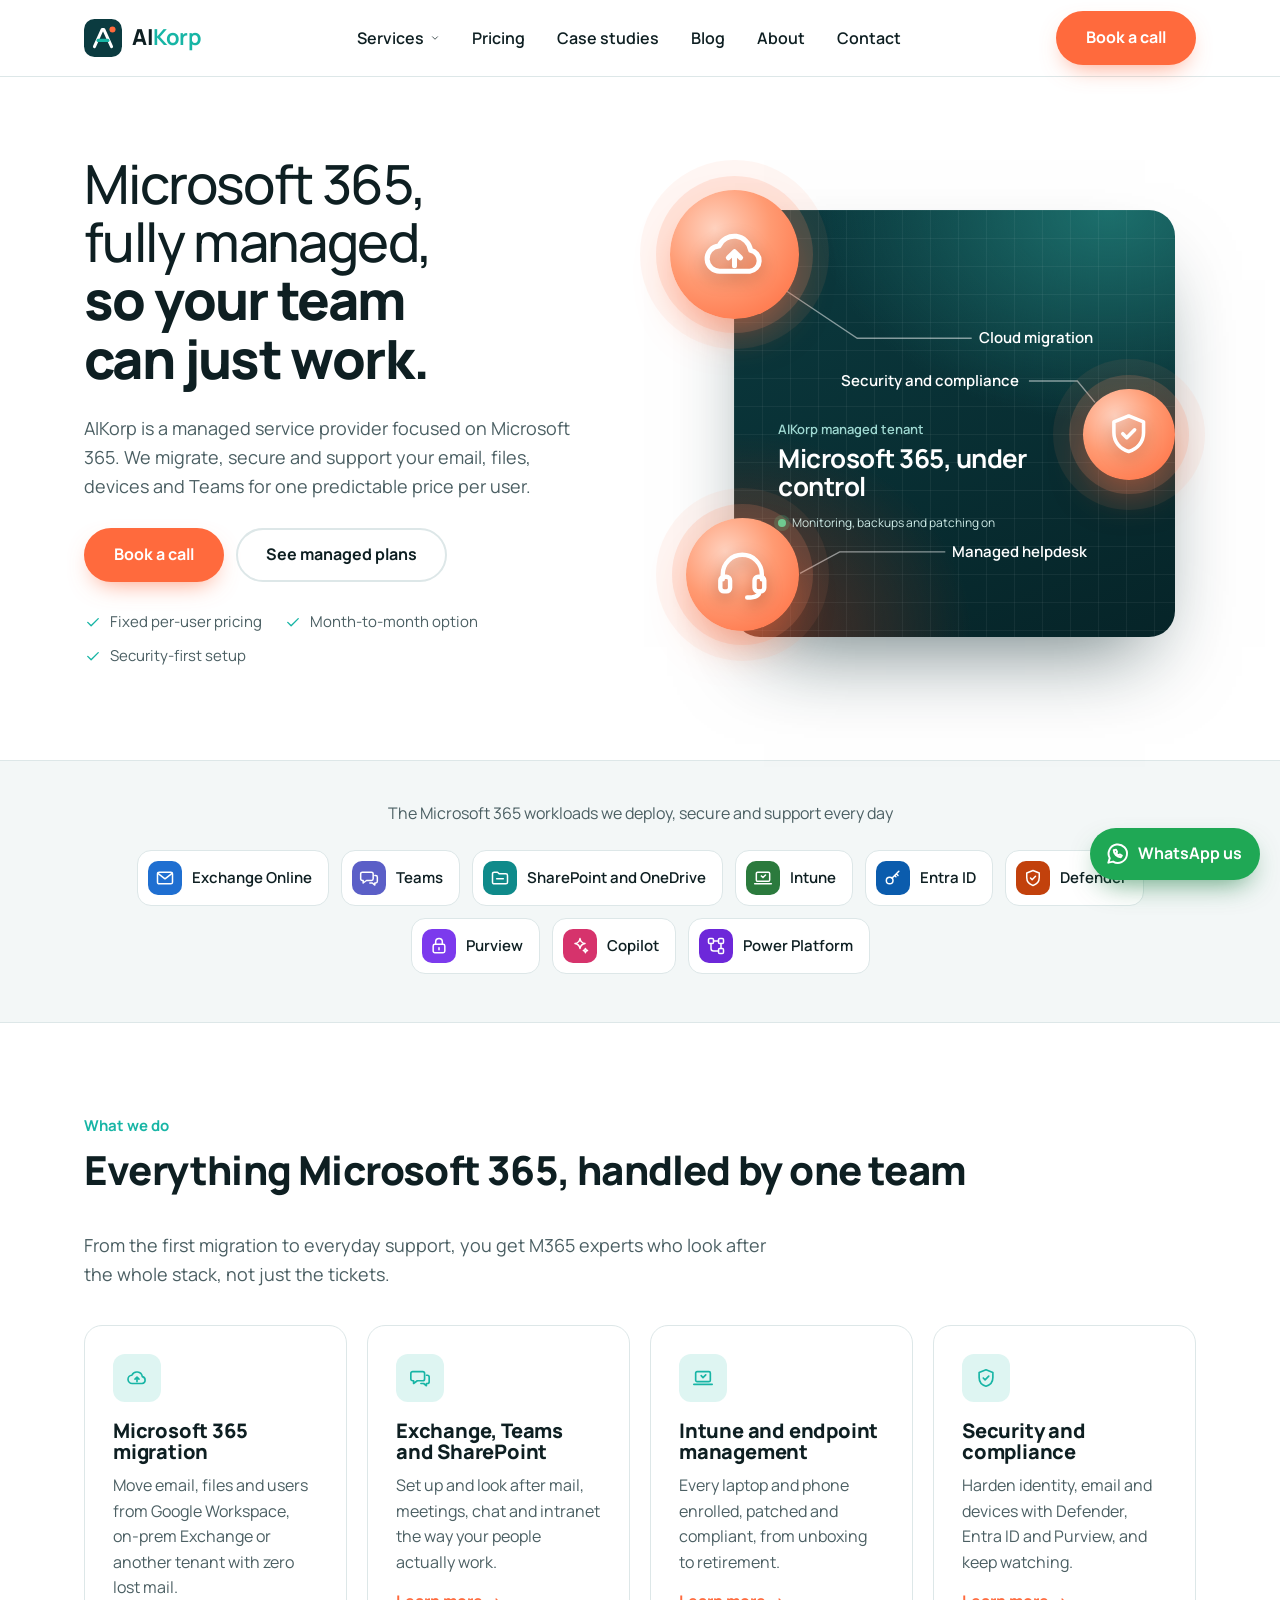
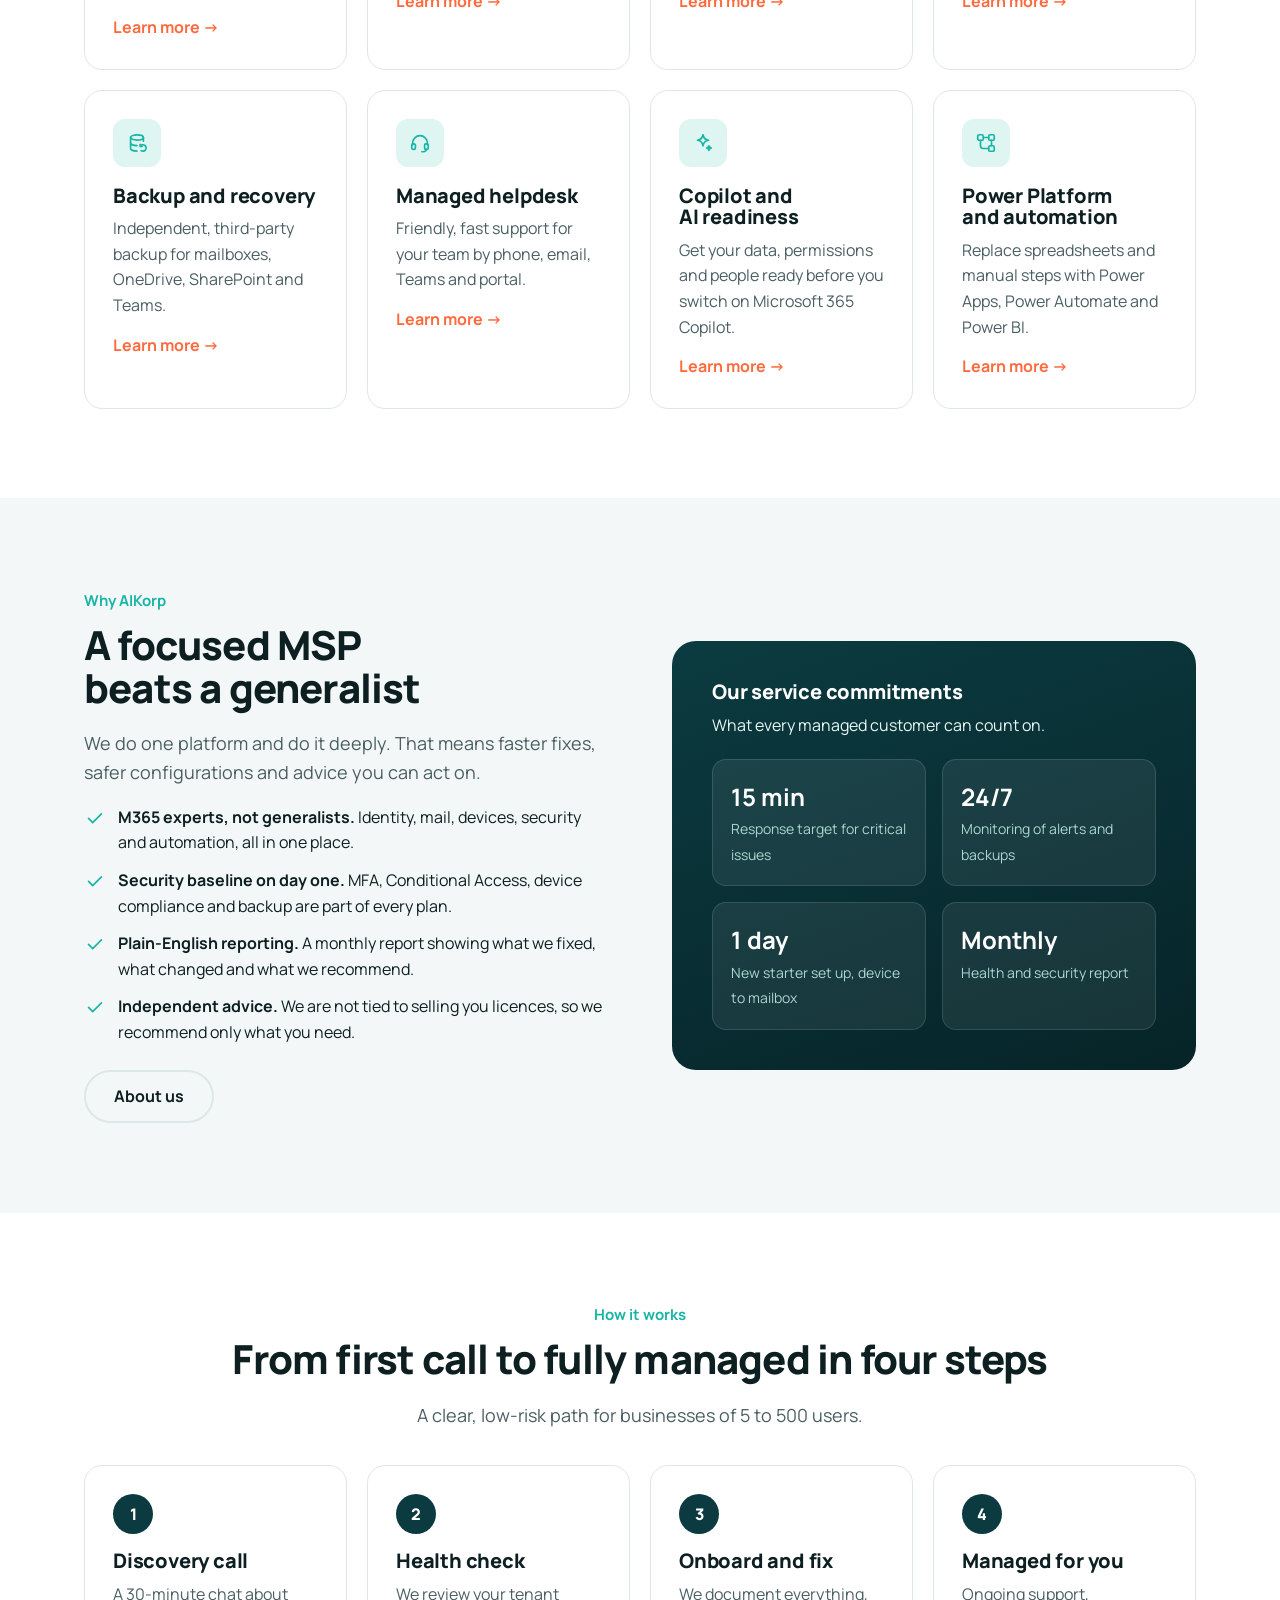
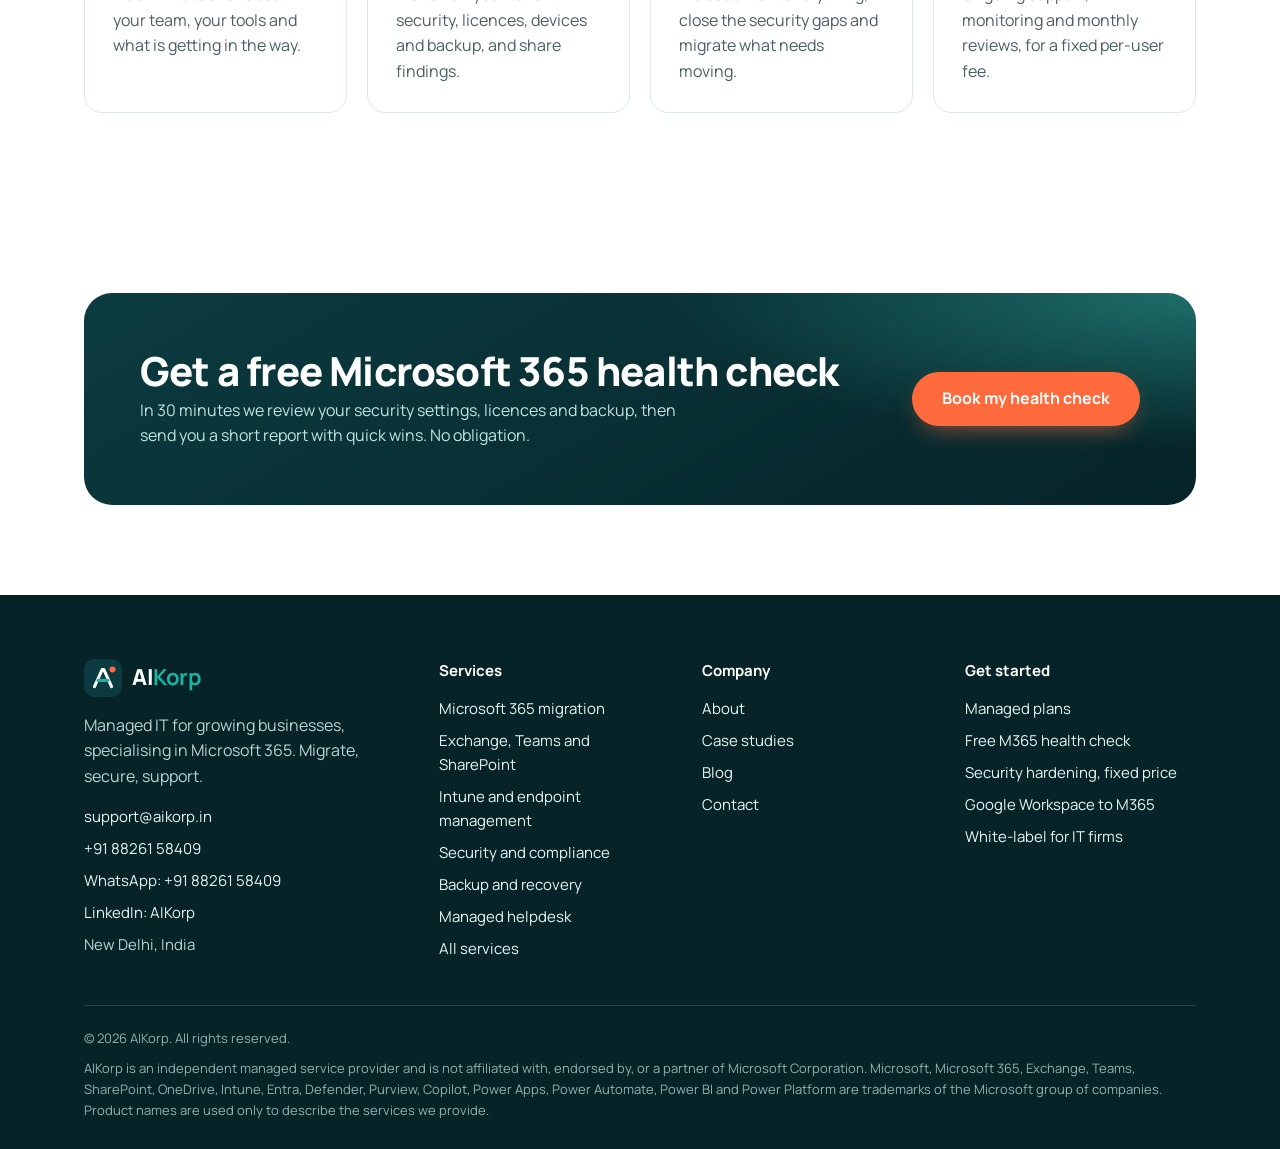
<file: index.html>
<!DOCTYPE html>
<html lang="en">
<head>
<meta charset="utf-8">
<meta name="viewport" content="width=device-width, initial-scale=1">
<title>AIKorp | Managed Microsoft 365 services</title>
<meta name="description" content="AIKorp is a managed service provider specialising in Microsoft 365: migration, security, Intune, backup, helpdesk and Copilot readiness.">
<link rel="canonical" href="https://www.aikorp.in/">
<meta property="og:type" content="website">
<meta property="og:site_name" content="AIKorp">
<meta property="og:url" content="https://www.aikorp.in/">
<meta property="og:image" content="https://www.aikorp.in/assets/og.png">
<meta name="twitter:card" content="summary_large_image">
<meta property="og:title" content="AIKorp | Managed Microsoft 365 services">
<meta property="og:description" content="AIKorp is a managed service provider specialising in Microsoft 365: migration, security, Intune, backup, helpdesk and Copilot readiness.">
<link rel="preconnect" href="https://fonts.googleapis.com">
<link rel="preconnect" href="https://fonts.gstatic.com" crossorigin>
<link href="https://fonts.googleapis.com/css2?family=Manrope:wght@400;500;600;700;800&display=swap" rel="stylesheet">
<link rel="stylesheet" href="assets/styles.css">
<link rel="icon" href="data:image/svg+xml,<svg xmlns=%27http://www.w3.org/2000/svg%27 viewBox='0 0 40 40' aria-hidden='true'><rect width='40' height='40' rx='11' fill='%230b3b40'/><path d='M11 29 19.2 11h1.6L29 29' fill='none' stroke='%23fff' stroke-width='3.2' stroke-linecap='round' stroke-linejoin='round'/><path d='M14.8 22.5h10.4' stroke='%2317b5a5' stroke-width='3.2' stroke-linecap='round'/><circle cx='30' cy='11' r='3.2' fill='%23ff6a3d'/></svg>">
<script type="application/ld+json">{"@context":"https://schema.org","@type":"ProfessionalService","name":"AIKorp","url":"https://www.aikorp.in/","logo":"https://www.aikorp.in/assets/og.png","image":"https://www.aikorp.in/assets/og.png","description":"Independent managed service provider specialising in Microsoft 365: migration, security hardening, Intune, backup and helpdesk for small businesses.","email":"support@aikorp.in","telephone":"+91-88261-58409","address":{"@type":"PostalAddress","addressLocality":"New Delhi","addressRegion":"Delhi","addressCountry":"IN"},"areaServed":"Worldwide","priceRange":"₹₹","sameAs":["https://www.linkedin.com/company/aikorp/"],"openingHours":"Mo-Sa 09:00-19:00"}</script>
</head>
<body>
<a class="skip" href="#main" style="position:absolute;left:-999px">Skip to content</a>
<header class="site-header"><div class="wrap nav">
  <a class="logo" href="index.html" aria-label="AIKorp home"><svg viewBox="0 0 40 40" aria-hidden="true"><rect width="40" height="40" rx="11" fill="#0b3b40"/><path d="M11 29 19.2 11h1.6L29 29" fill="none" stroke="#fff" stroke-width="3.2" stroke-linecap="round" stroke-linejoin="round"/><path d="M14.8 22.5h10.4" stroke="#17b5a5" stroke-width="3.2" stroke-linecap="round"/><circle cx="30" cy="11" r="3.2" fill="#ff6a3d"/></svg><span>AI<b>Korp</b></span></a>
  <button class="burger" aria-label="Open menu" aria-expanded="false" aria-controls="menu"><svg viewBox="0 0 24 24" fill="none" stroke="currentColor" stroke-width="1.8" stroke-linecap="round" stroke-linejoin="round" aria-hidden="true"><path d="M4 7h16M4 12h16M4 17h16"/></svg></button>
  <ul class="menu" id="menu">
    <li class="has-drop"><button aria-expanded="false" aria-haspopup="true">Services <svg class="chev" viewBox="0 0 24 24" fill="none" stroke="currentColor" stroke-width="1.8" stroke-linecap="round" stroke-linejoin="round" aria-hidden="true"><path d="m6 9 6 6 6-6"/></svg></button>
      <div class="drop"><a href="services.html#migration"><span class="ico"><svg viewBox="0 0 24 24" fill="none" stroke="currentColor" stroke-width="1.8" stroke-linecap="round" stroke-linejoin="round" aria-hidden="true"><path d="M7 18a4.5 4.5 0 0 1-.6-9 6 6 0 0 1 11.4 1.5A3.8 3.8 0 0 1 17.5 18Z"/><path d="M12 16v-5m-2.2 2.2L12 11l2.2 2.2"/></svg></span><span><strong>Microsoft 365 migration</strong><span>Move email.</span></span></a><a href="services.html#collaboration"><span class="ico"><svg viewBox="0 0 24 24" fill="none" stroke="currentColor" stroke-width="1.8" stroke-linecap="round" stroke-linejoin="round" aria-hidden="true"><path d="M4 5h11a2 2 0 0 1 2 2v6a2 2 0 0 1-2 2H9l-4 3v-3H4a2 2 0 0 1-2-2V7a2 2 0 0 1 2-2Z"/><path d="M19 9h1a2 2 0 0 1 2 2v5a2 2 0 0 1-2 2h-1v2.5L16 18h-3"/></svg></span><span><strong>Exchange, Teams and SharePoint</strong><span>Set up and look after mail.</span></span></a><a href="services.html#endpoint"><span class="ico"><svg viewBox="0 0 24 24" fill="none" stroke="currentColor" stroke-width="1.8" stroke-linecap="round" stroke-linejoin="round" aria-hidden="true"><rect x="4" y="5" width="16" height="11" rx="1.5"/><path d="M2 19h20M10 9.5l2 2 3-3"/></svg></span><span><strong>Intune and endpoint management</strong><span>Every laptop and phone enrolled.</span></span></a><a href="services.html#security"><span class="ico"><svg viewBox="0 0 24 24" fill="none" stroke="currentColor" stroke-width="1.8" stroke-linecap="round" stroke-linejoin="round" aria-hidden="true"><path d="M12 3 4.5 6v5.5c0 4.6 3.1 8.2 7.5 9.5 4.4-1.3 7.5-4.9 7.5-9.5V6Z"/><path d="m9 12 2 2 4-4"/></svg></span><span><strong>Security and compliance</strong><span>Harden identity.</span></span></a><a href="services.html#backup"><span class="ico"><svg viewBox="0 0 24 24" fill="none" stroke="currentColor" stroke-width="1.8" stroke-linecap="round" stroke-linejoin="round" aria-hidden="true"><ellipse cx="12" cy="6" rx="7" ry="2.8"/><path d="M5 6v6c0 1.5 3.1 2.8 7 2.8M19 6v4"/><path d="M5 12v6c0 1.5 3.1 2.8 7 2.8"/><path d="M15.5 15.5a3.5 3.5 0 1 1 1 4.8M15.4 13.5v2.2h2.2"/></svg></span><span><strong>Backup and recovery</strong><span>Independent.</span></span></a><a href="services.html#helpdesk"><span class="ico"><svg viewBox="0 0 24 24" fill="none" stroke="currentColor" stroke-width="1.8" stroke-linecap="round" stroke-linejoin="round" aria-hidden="true"><path d="M4 14v-2a8 8 0 0 1 16 0v2"/><rect x="3" y="13" width="4" height="6" rx="1.5"/><rect x="17" y="13" width="4" height="6" rx="1.5"/><path d="M19 19c0 1.7-2 2.5-5 2.5"/></svg></span><span><strong>Managed helpdesk</strong><span>Friendly.</span></span></a><a href="services.html#copilot"><span class="ico"><svg viewBox="0 0 24 24" fill="none" stroke="currentColor" stroke-width="1.8" stroke-linecap="round" stroke-linejoin="round" aria-hidden="true"><path d="M12 3c.6 3.9 2.1 5.4 6 6-3.9.6-5.4 2.1-6 6-.6-3.9-2.1-5.4-6-6 3.9-.6 5.4-2.1 6-6Z"/><path d="M18.5 15c.3 1.7 1 2.3 2.5 2.5-1.6.3-2.2 1-2.5 2.5-.3-1.6-1-2.2-2.5-2.5 1.5-.2 2.2-.8 2.5-2.5Z"/></svg></span><span><strong>Copilot and AI readiness</strong><span>Get your data.</span></span></a><a href="services.html#power-platform"><span class="ico"><svg viewBox="0 0 24 24" fill="none" stroke="currentColor" stroke-width="1.8" stroke-linecap="round" stroke-linejoin="round" aria-hidden="true"><rect x="3" y="3" width="6" height="6" rx="1.5"/><rect x="15" y="15" width="6" height="6" rx="1.5"/><rect x="15" y="3" width="6" height="6" rx="1.5"/><path d="M9 6h6M18 9v6M6 9v6a3 3 0 0 0 3 3h6"/></svg></span><span><strong>Power Platform and automation</strong><span>Replace spreadsheets and manual steps.</span></span></a></div></li>
    <li><a href="pricing.html">Pricing</a></li><li><a href="cases.html">Case studies</a></li><li><a href="blog.html">Blog</a></li><li><a href="about.html">About</a></li><li><a href="contact.html">Contact</a></li>
    <li class="mobile-cta"><a class="btn btn-primary" href="contact.html">Book a call</a></li>
  </ul>
  <a class="btn btn-primary nav-cta" href="contact.html">Book a call</a>
</div></header>
<main id="main">

<section class="hero"><div class="wrap hero-grid">
  <div>
    <h1>Microsoft 365, fully managed, <strong>so your team can just work.</strong></h1>
    <p class="lead">AIKorp is a managed service provider focused on Microsoft 365. We migrate, secure and support your email, files, devices and Teams for one predictable price per user.</p>
    <div class="hero-actions"><a class="btn btn-primary" href="contact.html">Book a call</a><a class="btn btn-ghost" href="pricing.html">See managed plans</a></div>
    <ul class="trust"><li><svg viewBox="0 0 24 24" fill="none" stroke="currentColor" stroke-width="1.8" stroke-linecap="round" stroke-linejoin="round" aria-hidden="true"><path d="m5 12.5 4.5 4.5L19 7.5"/></svg>Fixed per-user pricing</li><li><svg viewBox="0 0 24 24" fill="none" stroke="currentColor" stroke-width="1.8" stroke-linecap="round" stroke-linejoin="round" aria-hidden="true"><path d="m5 12.5 4.5 4.5L19 7.5"/></svg>Month-to-month option</li><li><svg viewBox="0 0 24 24" fill="none" stroke="currentColor" stroke-width="1.8" stroke-linecap="round" stroke-linejoin="round" aria-hidden="true"><path d="m5 12.5 4.5 4.5L19 7.5"/></svg>Security-first setup</li></ul>
  </div>
  <div class="console" role="img" aria-label="Illustration: AIKorp managing migration, security and helpdesk around a Microsoft 365 tenant">
    <div class="console-card">
      <svg class="lines" viewBox="0 0 100 100" preserveAspectRatio="none" aria-hidden="true">
        <g fill="none" stroke="rgba(255,255,255,.5)" stroke-width="1.3">
          <path d="M12 19 L28 30 L54 30" vector-effect="non-scaling-stroke"/>
          <path d="M82 45 L78 40 L67 40" vector-effect="non-scaling-stroke"/>
          <path d="M15 85 L24 80 L48 80" vector-effect="non-scaling-stroke"/>
        </g>
      </svg>
      <div class="core" style="left:10%;top:49%;width:70%"><small>AIKorp managed tenant</small><b>Microsoft 365, under control</b><div class="meter"><span class="dot"></span>Monitoring, backups and patching on</div></div>
    </div>
    <span class="lbl" style="left:59.5%;top:33.8%">Cloud migration</span>
    <span class="lbl" style="right:33%;top:42.4%">Security and compliance</span>
    <span class="lbl" style="left:54.5%;top:76.8%">Managed helpdesk</span>
    <span class="orb" style="left:2%;top:4%"><svg viewBox="0 0 24 24" fill="none" stroke="currentColor" stroke-width="1.8" stroke-linecap="round" stroke-linejoin="round" aria-hidden="true"><path d="M7 18a4.5 4.5 0 0 1-.6-9 6 6 0 0 1 11.4 1.5A3.8 3.8 0 0 1 17.5 18Z"/><path d="M12 16v-5m-2.2 2.2L12 11l2.2 2.2"/></svg></span>
    <span class="orb o2" style="left:79%;top:44%"><svg viewBox="0 0 24 24" fill="none" stroke="currentColor" stroke-width="1.8" stroke-linecap="round" stroke-linejoin="round" aria-hidden="true"><path d="M12 3 4.5 6v5.5c0 4.6 3.1 8.2 7.5 9.5 4.4-1.3 7.5-4.9 7.5-9.5V6Z"/><path d="m9 12 2 2 4-4"/></svg></span>
    <span class="orb o3" style="left:5%;top:70%"><svg viewBox="0 0 24 24" fill="none" stroke="currentColor" stroke-width="1.8" stroke-linecap="round" stroke-linejoin="round" aria-hidden="true"><path d="M4 14v-2a8 8 0 0 1 16 0v2"/><rect x="3" y="13" width="4" height="6" rx="1.5"/><rect x="17" y="13" width="4" height="6" rx="1.5"/><path d="M19 19c0 1.7-2 2.5-5 2.5"/></svg></span>
  </div>
</div></section>

<section class="strip"><div class="wrap">
  <p>The Microsoft 365 workloads we deploy, secure and support every day</p>
  <div class="chips"><span class="chip"><i style="background:#1f6fd1"><svg viewBox="0 0 24 24" fill="none" stroke="currentColor" stroke-width="1.8" stroke-linecap="round" stroke-linejoin="round" aria-hidden="true"><rect x="3" y="5" width="18" height="14" rx="2"/><path d="m3.5 6.5 8.5 6.5 8.5-6.5"/></svg></i>Exchange Online</span><span class="chip"><i style="background:#5b5fc7"><svg viewBox="0 0 24 24" fill="none" stroke="currentColor" stroke-width="1.8" stroke-linecap="round" stroke-linejoin="round" aria-hidden="true"><path d="M4 5h11a2 2 0 0 1 2 2v6a2 2 0 0 1-2 2H9l-4 3v-3H4a2 2 0 0 1-2-2V7a2 2 0 0 1 2-2Z"/><path d="M19 9h1a2 2 0 0 1 2 2v5a2 2 0 0 1-2 2h-1v2.5L16 18h-3"/></svg></i>Teams</span><span class="chip"><i style="background:#0f8a8a"><svg viewBox="0 0 24 24" fill="none" stroke="currentColor" stroke-width="1.8" stroke-linecap="round" stroke-linejoin="round" aria-hidden="true"><path d="M3 7a2 2 0 0 1 2-2h4l2 2h8a2 2 0 0 1 2 2v8a2 2 0 0 1-2 2H5a2 2 0 0 1-2-2Z"/><path d="M8 13h8"/></svg></i>SharePoint and OneDrive</span><span class="chip"><i style="background:#2b7a3d"><svg viewBox="0 0 24 24" fill="none" stroke="currentColor" stroke-width="1.8" stroke-linecap="round" stroke-linejoin="round" aria-hidden="true"><rect x="4" y="5" width="16" height="11" rx="1.5"/><path d="M2 19h20M10 9.5l2 2 3-3"/></svg></i>Intune</span><span class="chip"><i style="background:#0b5cad"><svg viewBox="0 0 24 24" fill="none" stroke="currentColor" stroke-width="1.8" stroke-linecap="round" stroke-linejoin="round" aria-hidden="true"><circle cx="8" cy="15" r="4"/><path d="m11 12 8-8m-3 3 2 2m-4 0 1.5 1.5"/></svg></i>Entra ID</span><span class="chip"><i style="background:#c2410c"><svg viewBox="0 0 24 24" fill="none" stroke="currentColor" stroke-width="1.8" stroke-linecap="round" stroke-linejoin="round" aria-hidden="true"><path d="M12 3 4.5 6v5.5c0 4.6 3.1 8.2 7.5 9.5 4.4-1.3 7.5-4.9 7.5-9.5V6Z"/><path d="m9 12 2 2 4-4"/></svg></i>Defender</span><span class="chip"><i style="background:#7c3aed"><svg viewBox="0 0 24 24" fill="none" stroke="currentColor" stroke-width="1.8" stroke-linecap="round" stroke-linejoin="round" aria-hidden="true"><rect x="5" y="10" width="14" height="10" rx="2"/><path d="M8 10V7a4 4 0 0 1 8 0v3M12 14v2.5"/></svg></i>Purview</span><span class="chip"><i style="background:#d6336c"><svg viewBox="0 0 24 24" fill="none" stroke="currentColor" stroke-width="1.8" stroke-linecap="round" stroke-linejoin="round" aria-hidden="true"><path d="M12 3c.6 3.9 2.1 5.4 6 6-3.9.6-5.4 2.1-6 6-.6-3.9-2.1-5.4-6-6 3.9-.6 5.4-2.1 6-6Z"/><path d="M18.5 15c.3 1.7 1 2.3 2.5 2.5-1.6.3-2.2 1-2.5 2.5-.3-1.6-1-2.2-2.5-2.5 1.5-.2 2.2-.8 2.5-2.5Z"/></svg></i>Copilot</span><span class="chip"><i style="background:#6d28d9"><svg viewBox="0 0 24 24" fill="none" stroke="currentColor" stroke-width="1.8" stroke-linecap="round" stroke-linejoin="round" aria-hidden="true"><rect x="3" y="3" width="6" height="6" rx="1.5"/><rect x="15" y="15" width="6" height="6" rx="1.5"/><rect x="15" y="3" width="6" height="6" rx="1.5"/><path d="M9 6h6M18 9v6M6 9v6a3 3 0 0 0 3 3h6"/></svg></i>Power Platform</span></div>
</div></section>

<section class="band"><div class="wrap">
  <div class="section-head"><div><span class="kicker">What we do</span><h2>Everything Microsoft 365, handled by one team</h2></div><p class="lead">From the first migration to everyday support, you get M365 experts who look after the whole stack, not just the tickets.</p></div>
  <div class="grid"><a class="card" href="services.html#migration"><span class="ico"><svg viewBox="0 0 24 24" fill="none" stroke="currentColor" stroke-width="1.8" stroke-linecap="round" stroke-linejoin="round" aria-hidden="true"><path d="M7 18a4.5 4.5 0 0 1-.6-9 6 6 0 0 1 11.4 1.5A3.8 3.8 0 0 1 17.5 18Z"/><path d="M12 16v-5m-2.2 2.2L12 11l2.2 2.2"/></svg></span><h3>Microsoft 365 migration</h3><p>Move email, files and users from Google Workspace, on-prem Exchange or another tenant with zero lost mail.</p><span class="more">Learn more →</span></a><a class="card" href="services.html#collaboration"><span class="ico"><svg viewBox="0 0 24 24" fill="none" stroke="currentColor" stroke-width="1.8" stroke-linecap="round" stroke-linejoin="round" aria-hidden="true"><path d="M4 5h11a2 2 0 0 1 2 2v6a2 2 0 0 1-2 2H9l-4 3v-3H4a2 2 0 0 1-2-2V7a2 2 0 0 1 2-2Z"/><path d="M19 9h1a2 2 0 0 1 2 2v5a2 2 0 0 1-2 2h-1v2.5L16 18h-3"/></svg></span><h3>Exchange, Teams and SharePoint</h3><p>Set up and look after mail, meetings, chat and intranet the way your people actually work.</p><span class="more">Learn more →</span></a><a class="card" href="services.html#endpoint"><span class="ico"><svg viewBox="0 0 24 24" fill="none" stroke="currentColor" stroke-width="1.8" stroke-linecap="round" stroke-linejoin="round" aria-hidden="true"><rect x="4" y="5" width="16" height="11" rx="1.5"/><path d="M2 19h20M10 9.5l2 2 3-3"/></svg></span><h3>Intune and endpoint management</h3><p>Every laptop and phone enrolled, patched and compliant, from unboxing to retirement.</p><span class="more">Learn more →</span></a><a class="card" href="services.html#security"><span class="ico"><svg viewBox="0 0 24 24" fill="none" stroke="currentColor" stroke-width="1.8" stroke-linecap="round" stroke-linejoin="round" aria-hidden="true"><path d="M12 3 4.5 6v5.5c0 4.6 3.1 8.2 7.5 9.5 4.4-1.3 7.5-4.9 7.5-9.5V6Z"/><path d="m9 12 2 2 4-4"/></svg></span><h3>Security and compliance</h3><p>Harden identity, email and devices with Defender, Entra ID and Purview, and keep watching.</p><span class="more">Learn more →</span></a><a class="card" href="services.html#backup"><span class="ico"><svg viewBox="0 0 24 24" fill="none" stroke="currentColor" stroke-width="1.8" stroke-linecap="round" stroke-linejoin="round" aria-hidden="true"><ellipse cx="12" cy="6" rx="7" ry="2.8"/><path d="M5 6v6c0 1.5 3.1 2.8 7 2.8M19 6v4"/><path d="M5 12v6c0 1.5 3.1 2.8 7 2.8"/><path d="M15.5 15.5a3.5 3.5 0 1 1 1 4.8M15.4 13.5v2.2h2.2"/></svg></span><h3>Backup and recovery</h3><p>Independent, third-party backup for mailboxes, OneDrive, SharePoint and Teams.</p><span class="more">Learn more →</span></a><a class="card" href="services.html#helpdesk"><span class="ico"><svg viewBox="0 0 24 24" fill="none" stroke="currentColor" stroke-width="1.8" stroke-linecap="round" stroke-linejoin="round" aria-hidden="true"><path d="M4 14v-2a8 8 0 0 1 16 0v2"/><rect x="3" y="13" width="4" height="6" rx="1.5"/><rect x="17" y="13" width="4" height="6" rx="1.5"/><path d="M19 19c0 1.7-2 2.5-5 2.5"/></svg></span><h3>Managed helpdesk</h3><p>Friendly, fast support for your team by phone, email, Teams and portal.</p><span class="more">Learn more →</span></a><a class="card" href="services.html#copilot"><span class="ico"><svg viewBox="0 0 24 24" fill="none" stroke="currentColor" stroke-width="1.8" stroke-linecap="round" stroke-linejoin="round" aria-hidden="true"><path d="M12 3c.6 3.9 2.1 5.4 6 6-3.9.6-5.4 2.1-6 6-.6-3.9-2.1-5.4-6-6 3.9-.6 5.4-2.1 6-6Z"/><path d="M18.5 15c.3 1.7 1 2.3 2.5 2.5-1.6.3-2.2 1-2.5 2.5-.3-1.6-1-2.2-2.5-2.5 1.5-.2 2.2-.8 2.5-2.5Z"/></svg></span><h3>Copilot and AI readiness</h3><p>Get your data, permissions and people ready before you switch on Microsoft 365 Copilot.</p><span class="more">Learn more →</span></a><a class="card" href="services.html#power-platform"><span class="ico"><svg viewBox="0 0 24 24" fill="none" stroke="currentColor" stroke-width="1.8" stroke-linecap="round" stroke-linejoin="round" aria-hidden="true"><rect x="3" y="3" width="6" height="6" rx="1.5"/><rect x="15" y="15" width="6" height="6" rx="1.5"/><rect x="15" y="3" width="6" height="6" rx="1.5"/><path d="M9 6h6M18 9v6M6 9v6a3 3 0 0 0 3 3h6"/></svg></span><h3>Power Platform and automation</h3><p>Replace spreadsheets and manual steps with Power Apps, Power Automate and Power BI.</p><span class="more">Learn more →</span></a></div>
</div></section>

<section class="band alt"><div class="wrap split">
  <div>
    <span class="kicker">Why AIKorp</span>
    <h2>A focused MSP beats a generalist</h2>
    <p class="lead">We do one platform and do it deeply. That means faster fixes, safer configurations and advice you can act on.</p>
    <ul class="checks"><li><svg viewBox="0 0 24 24" fill="none" stroke="currentColor" stroke-width="1.8" stroke-linecap="round" stroke-linejoin="round" aria-hidden="true"><path d="m5 12.5 4.5 4.5L19 7.5"/></svg><span><strong>M365 experts, not generalists.</strong> Identity, mail, devices, security and automation, all in one place.</span></li><li><svg viewBox="0 0 24 24" fill="none" stroke="currentColor" stroke-width="1.8" stroke-linecap="round" stroke-linejoin="round" aria-hidden="true"><path d="m5 12.5 4.5 4.5L19 7.5"/></svg><span><strong>Security baseline on day one.</strong> MFA, Conditional Access, device compliance and backup are part of every plan.</span></li><li><svg viewBox="0 0 24 24" fill="none" stroke="currentColor" stroke-width="1.8" stroke-linecap="round" stroke-linejoin="round" aria-hidden="true"><path d="m5 12.5 4.5 4.5L19 7.5"/></svg><span><strong>Plain-English reporting.</strong> A monthly report showing what we fixed, what changed and what we recommend.</span></li><li><svg viewBox="0 0 24 24" fill="none" stroke="currentColor" stroke-width="1.8" stroke-linecap="round" stroke-linejoin="round" aria-hidden="true"><path d="m5 12.5 4.5 4.5L19 7.5"/></svg><span><strong>Independent advice.</strong> We are not tied to selling you licences, so we recommend only what you need.</span></li></ul>
    <a class="btn btn-ghost" href="about.html">About us</a>
  </div>
  <div class="panel">
    <h3>Our service commitments</h3>
    <p style="margin:0">What every managed customer can count on.</p>
    <div class="stat-row">
      <div class="stat"><b>15 min</b><span>Response target for critical issues</span></div>
      <div class="stat"><b>24/7</b><span>Monitoring of alerts and backups</span></div>
      <div class="stat"><b>1 day</b><span>New starter set up, device to mailbox</span></div>
      <div class="stat"><b>Monthly</b><span>Health and security report</span></div>
    </div>
  </div>
</div></section>

<section class="band"><div class="wrap">
  <div class="center"><span class="kicker">How it works</span><h2>From first call to fully managed in four steps</h2><p class="lead">A clear, low-risk path for businesses of 5 to 500 users.</p></div>
  <div class="steps" style="margin-top:36px">
    <div class="step"><h3>Discovery call</h3><p>A 30-minute chat about your team, your tools and what is getting in the way.</p></div>
    <div class="step"><h3>Health check</h3><p>We review your tenant security, licences, devices and backup, and share findings.</p></div>
    <div class="step"><h3>Onboard and fix</h3><p>We document everything, close the security gaps and migrate what needs moving.</p></div>
    <div class="step"><h3>Managed for you</h3><p>Ongoing support, monitoring and monthly reviews, for a fixed per-user fee.</p></div>
  </div>
</div></section>
<section class="band"><div class="wrap"><div class="cta-band">
  <div><h2>Get a free Microsoft 365 health check</h2><p>In 30 minutes we review your security settings, licences and backup, then send you a short report with quick wins. No obligation.</p></div>
  <a class="btn btn-primary" href="microsoft-365-health-check.html">Book my health check</a>
</div></div></section>

</main>
<footer><div class="wrap">
  <div class="f-grid">
    <div><a class="logo" href="index.html"><svg viewBox="0 0 40 40" aria-hidden="true"><rect width="40" height="40" rx="11" fill="#0b3b40"/><path d="M11 29 19.2 11h1.6L29 29" fill="none" stroke="#fff" stroke-width="3.2" stroke-linecap="round" stroke-linejoin="round"/><path d="M14.8 22.5h10.4" stroke="#17b5a5" stroke-width="3.2" stroke-linecap="round"/><circle cx="30" cy="11" r="3.2" fill="#ff6a3d"/></svg><span>AI<b>Korp</b></span></a>
      <p style="margin-top:16px;max-width:36ch">Managed IT for growing businesses, specialising in Microsoft 365. Migrate, secure, support.</p>
      <ul><li><a href="mailto:support@aikorp.in">support@aikorp.in</a></li><li><a href="tel:+918826158409">+91 88261 58409</a></li><li><a href="https://wa.me/918826158409">WhatsApp: +91 88261 58409</a></li><li><a href="https://www.linkedin.com/company/aikorp/" target="_blank" rel="noopener">LinkedIn: AIKorp</a></li><li>New Delhi, India</li></ul></div>
    <div><h4>Services</h4><ul><li><a href="services.html#migration">Microsoft 365 migration</a></li><li><a href="services.html#collaboration">Exchange, Teams and SharePoint</a></li><li><a href="services.html#endpoint">Intune and endpoint management</a></li><li><a href="services.html#security">Security and compliance</a></li><li><a href="services.html#backup">Backup and recovery</a></li><li><a href="services.html#helpdesk">Managed helpdesk</a></li><li><a href="services.html">All services</a></li></ul></div>
    <div><h4>Company</h4><ul><li><a href="about.html">About</a></li><li><a href="cases.html">Case studies</a></li><li><a href="blog.html">Blog</a></li><li><a href="contact.html">Contact</a></li></ul></div>
    <div><h4>Get started</h4><ul><li><a href="pricing.html">Managed plans</a></li><li><a href="microsoft-365-health-check.html">Free M365 health check</a></li><li><a href="microsoft-365-security-hardening.html">Security hardening, fixed price</a></li><li><a href="google-workspace-to-microsoft-365-migration.html">Google Workspace to M365</a></li><li><a href="white-label-microsoft-365-support.html">White-label for IT firms</a></li></ul></div>
  </div>
  <div class="f-bottom">
    <span>© <span data-year>2026</span> AIKorp. All rights reserved.</span>
    <span>AIKorp is an independent managed service provider and is not affiliated with, endorsed by, or a partner of Microsoft Corporation. Microsoft, Microsoft 365, Exchange, Teams, SharePoint, OneDrive, Intune, Entra, Defender, Purview, Copilot, Power Apps, Power Automate, Power BI and Power Platform are trademarks of the Microsoft group of companies. Product names are used only to describe the services we provide.</span>
  </div>
</div></footer>
<a class="wa-float" href="https://wa.me/918826158409" aria-label="Chat with AIKorp on WhatsApp"><svg viewBox="0 0 24 24" fill="none" stroke="currentColor" stroke-width="1.8" stroke-linecap="round" stroke-linejoin="round" aria-hidden="true"><path d="M4 20l1.3-4.2A8.5 8.5 0 1 1 8.4 19Z"/><path d="M9 8.5c0 3.5 3 6.5 6.5 6.5l1-1.6-2-1-1 .8a4.5 4.5 0 0 1-2.2-2.2l.8-1-1-2Z"/></svg><span>WhatsApp us</span></a>
<script src="assets/main.js"></script>
</body>
</html>
</file>
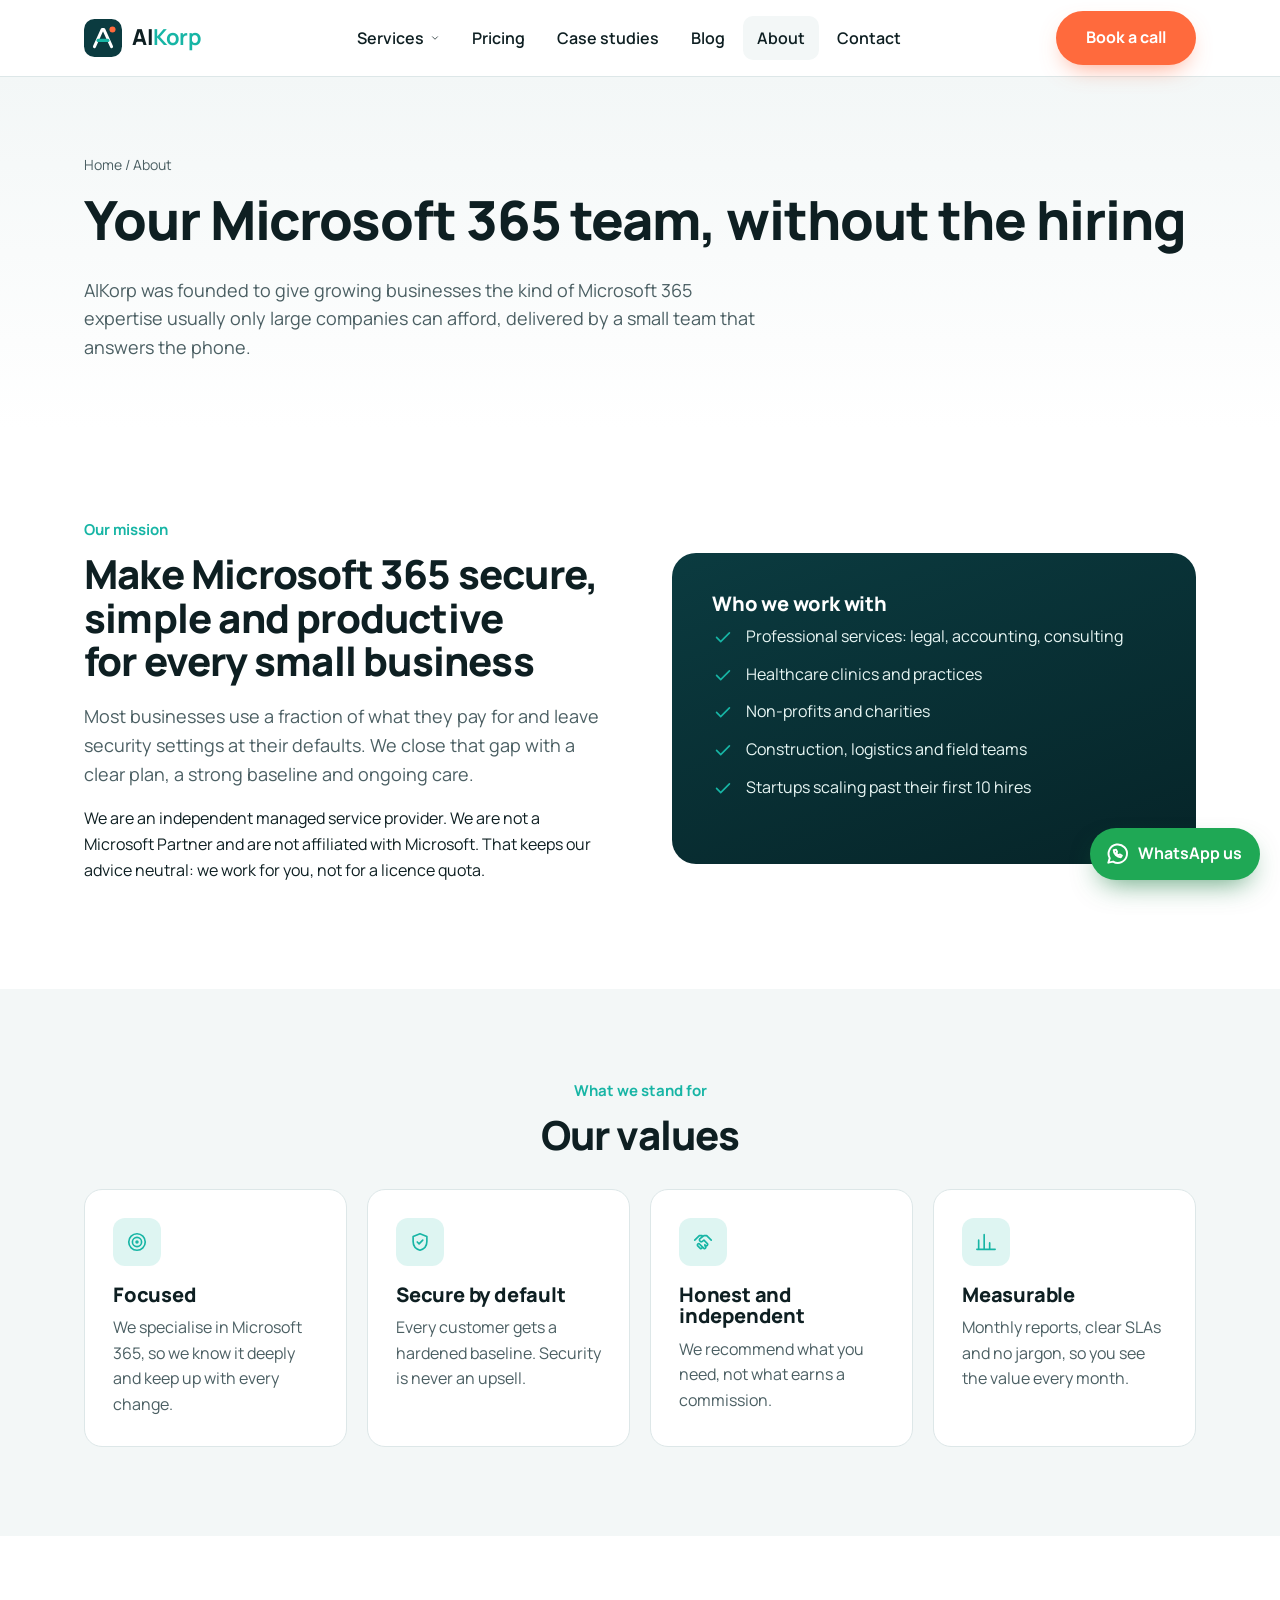
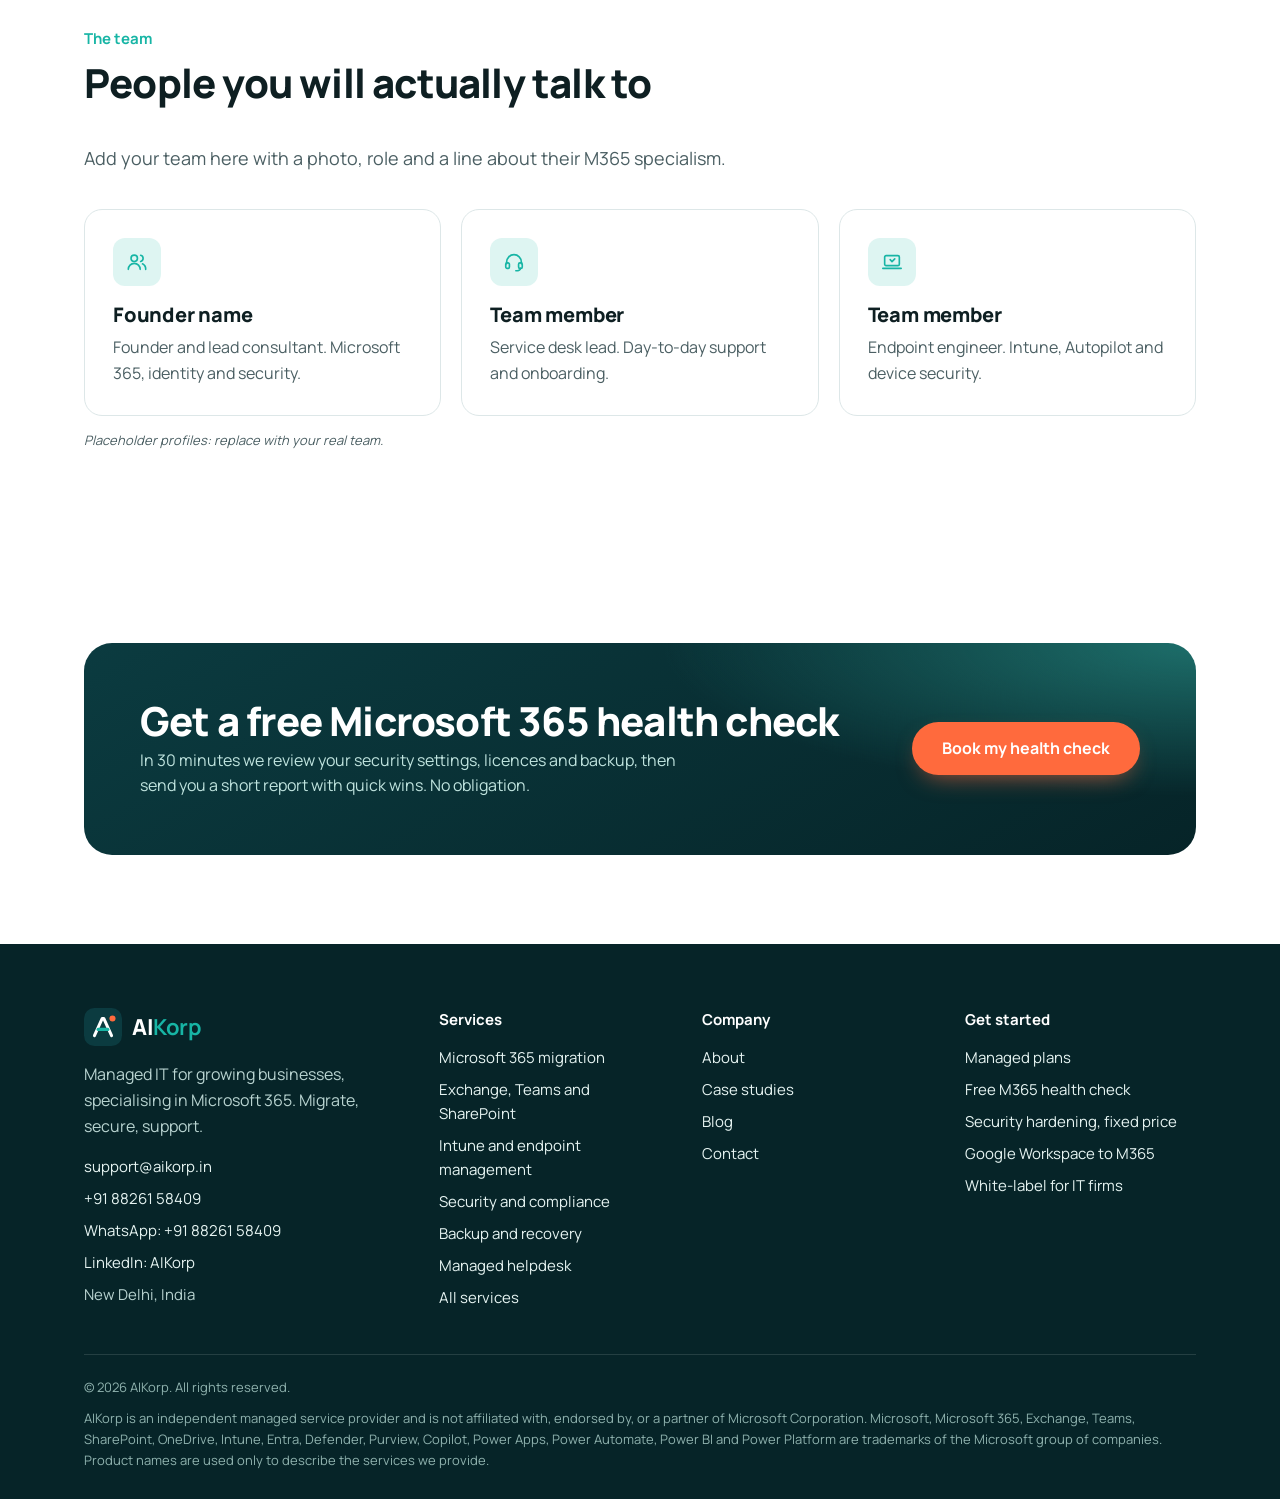
<file: about.html>
<!DOCTYPE html>
<html lang="en">
<head>
<meta charset="utf-8">
<meta name="viewport" content="width=device-width, initial-scale=1">
<title>About | AIKorp</title>
<meta name="description" content="AIKorp is an independent MSP specialising in Microsoft 365 for growing businesses.">
<link rel="canonical" href="https://www.aikorp.in/about.html">
<meta property="og:type" content="website">
<meta property="og:site_name" content="AIKorp">
<meta property="og:url" content="https://www.aikorp.in/about.html">
<meta property="og:image" content="https://www.aikorp.in/assets/og.png">
<meta name="twitter:card" content="summary_large_image">
<meta property="og:title" content="About | AIKorp">
<meta property="og:description" content="AIKorp is an independent MSP specialising in Microsoft 365 for growing businesses.">
<link rel="preconnect" href="https://fonts.googleapis.com">
<link rel="preconnect" href="https://fonts.gstatic.com" crossorigin>
<link href="https://fonts.googleapis.com/css2?family=Manrope:wght@400;500;600;700;800&display=swap" rel="stylesheet">
<link rel="stylesheet" href="assets/styles.css">
<link rel="icon" href="data:image/svg+xml,<svg xmlns=%27http://www.w3.org/2000/svg%27 viewBox='0 0 40 40' aria-hidden='true'><rect width='40' height='40' rx='11' fill='%230b3b40'/><path d='M11 29 19.2 11h1.6L29 29' fill='none' stroke='%23fff' stroke-width='3.2' stroke-linecap='round' stroke-linejoin='round'/><path d='M14.8 22.5h10.4' stroke='%2317b5a5' stroke-width='3.2' stroke-linecap='round'/><circle cx='30' cy='11' r='3.2' fill='%23ff6a3d'/></svg>">
</head>
<body>
<a class="skip" href="#main" style="position:absolute;left:-999px">Skip to content</a>
<header class="site-header"><div class="wrap nav">
  <a class="logo" href="index.html" aria-label="AIKorp home"><svg viewBox="0 0 40 40" aria-hidden="true"><rect width="40" height="40" rx="11" fill="#0b3b40"/><path d="M11 29 19.2 11h1.6L29 29" fill="none" stroke="#fff" stroke-width="3.2" stroke-linecap="round" stroke-linejoin="round"/><path d="M14.8 22.5h10.4" stroke="#17b5a5" stroke-width="3.2" stroke-linecap="round"/><circle cx="30" cy="11" r="3.2" fill="#ff6a3d"/></svg><span>AI<b>Korp</b></span></a>
  <button class="burger" aria-label="Open menu" aria-expanded="false" aria-controls="menu"><svg viewBox="0 0 24 24" fill="none" stroke="currentColor" stroke-width="1.8" stroke-linecap="round" stroke-linejoin="round" aria-hidden="true"><path d="M4 7h16M4 12h16M4 17h16"/></svg></button>
  <ul class="menu" id="menu">
    <li class="has-drop"><button aria-expanded="false" aria-haspopup="true">Services <svg class="chev" viewBox="0 0 24 24" fill="none" stroke="currentColor" stroke-width="1.8" stroke-linecap="round" stroke-linejoin="round" aria-hidden="true"><path d="m6 9 6 6 6-6"/></svg></button>
      <div class="drop"><a href="services.html#migration"><span class="ico"><svg viewBox="0 0 24 24" fill="none" stroke="currentColor" stroke-width="1.8" stroke-linecap="round" stroke-linejoin="round" aria-hidden="true"><path d="M7 18a4.5 4.5 0 0 1-.6-9 6 6 0 0 1 11.4 1.5A3.8 3.8 0 0 1 17.5 18Z"/><path d="M12 16v-5m-2.2 2.2L12 11l2.2 2.2"/></svg></span><span><strong>Microsoft 365 migration</strong><span>Move email.</span></span></a><a href="services.html#collaboration"><span class="ico"><svg viewBox="0 0 24 24" fill="none" stroke="currentColor" stroke-width="1.8" stroke-linecap="round" stroke-linejoin="round" aria-hidden="true"><path d="M4 5h11a2 2 0 0 1 2 2v6a2 2 0 0 1-2 2H9l-4 3v-3H4a2 2 0 0 1-2-2V7a2 2 0 0 1 2-2Z"/><path d="M19 9h1a2 2 0 0 1 2 2v5a2 2 0 0 1-2 2h-1v2.5L16 18h-3"/></svg></span><span><strong>Exchange, Teams and SharePoint</strong><span>Set up and look after mail.</span></span></a><a href="services.html#endpoint"><span class="ico"><svg viewBox="0 0 24 24" fill="none" stroke="currentColor" stroke-width="1.8" stroke-linecap="round" stroke-linejoin="round" aria-hidden="true"><rect x="4" y="5" width="16" height="11" rx="1.5"/><path d="M2 19h20M10 9.5l2 2 3-3"/></svg></span><span><strong>Intune and endpoint management</strong><span>Every laptop and phone enrolled.</span></span></a><a href="services.html#security"><span class="ico"><svg viewBox="0 0 24 24" fill="none" stroke="currentColor" stroke-width="1.8" stroke-linecap="round" stroke-linejoin="round" aria-hidden="true"><path d="M12 3 4.5 6v5.5c0 4.6 3.1 8.2 7.5 9.5 4.4-1.3 7.5-4.9 7.5-9.5V6Z"/><path d="m9 12 2 2 4-4"/></svg></span><span><strong>Security and compliance</strong><span>Harden identity.</span></span></a><a href="services.html#backup"><span class="ico"><svg viewBox="0 0 24 24" fill="none" stroke="currentColor" stroke-width="1.8" stroke-linecap="round" stroke-linejoin="round" aria-hidden="true"><ellipse cx="12" cy="6" rx="7" ry="2.8"/><path d="M5 6v6c0 1.5 3.1 2.8 7 2.8M19 6v4"/><path d="M5 12v6c0 1.5 3.1 2.8 7 2.8"/><path d="M15.5 15.5a3.5 3.5 0 1 1 1 4.8M15.4 13.5v2.2h2.2"/></svg></span><span><strong>Backup and recovery</strong><span>Independent.</span></span></a><a href="services.html#helpdesk"><span class="ico"><svg viewBox="0 0 24 24" fill="none" stroke="currentColor" stroke-width="1.8" stroke-linecap="round" stroke-linejoin="round" aria-hidden="true"><path d="M4 14v-2a8 8 0 0 1 16 0v2"/><rect x="3" y="13" width="4" height="6" rx="1.5"/><rect x="17" y="13" width="4" height="6" rx="1.5"/><path d="M19 19c0 1.7-2 2.5-5 2.5"/></svg></span><span><strong>Managed helpdesk</strong><span>Friendly.</span></span></a><a href="services.html#copilot"><span class="ico"><svg viewBox="0 0 24 24" fill="none" stroke="currentColor" stroke-width="1.8" stroke-linecap="round" stroke-linejoin="round" aria-hidden="true"><path d="M12 3c.6 3.9 2.1 5.4 6 6-3.9.6-5.4 2.1-6 6-.6-3.9-2.1-5.4-6-6 3.9-.6 5.4-2.1 6-6Z"/><path d="M18.5 15c.3 1.7 1 2.3 2.5 2.5-1.6.3-2.2 1-2.5 2.5-.3-1.6-1-2.2-2.5-2.5 1.5-.2 2.2-.8 2.5-2.5Z"/></svg></span><span><strong>Copilot and AI readiness</strong><span>Get your data.</span></span></a><a href="services.html#power-platform"><span class="ico"><svg viewBox="0 0 24 24" fill="none" stroke="currentColor" stroke-width="1.8" stroke-linecap="round" stroke-linejoin="round" aria-hidden="true"><rect x="3" y="3" width="6" height="6" rx="1.5"/><rect x="15" y="15" width="6" height="6" rx="1.5"/><rect x="15" y="3" width="6" height="6" rx="1.5"/><path d="M9 6h6M18 9v6M6 9v6a3 3 0 0 0 3 3h6"/></svg></span><span><strong>Power Platform and automation</strong><span>Replace spreadsheets and manual steps.</span></span></a></div></li>
    <li><a href="pricing.html">Pricing</a></li><li><a href="cases.html">Case studies</a></li><li><a href="blog.html">Blog</a></li><li><a href="about.html" aria-current="page">About</a></li><li><a href="contact.html">Contact</a></li>
    <li class="mobile-cta"><a class="btn btn-primary" href="contact.html">Book a call</a></li>
  </ul>
  <a class="btn btn-primary nav-cta" href="contact.html">Book a call</a>
</div></header>
<main id="main">

<section class="page-hero"><div class="wrap">
  <div class="crumbs"><a href="index.html">Home</a> / About</div>
  <h1>Your Microsoft 365 team, without the hiring</h1>
  <p class="lead">AIKorp was founded to give growing businesses the kind of Microsoft 365 expertise usually only large companies can afford, delivered by a small team that answers the phone.</p>
</div></section>
<section class="band"><div class="wrap split">
  <div><span class="kicker">Our mission</span><h2>Make Microsoft 365 secure, simple and productive for every small business</h2>
  <p class="lead">Most businesses use a fraction of what they pay for and leave security settings at their defaults. We close that gap with a clear plan, a strong baseline and ongoing care.</p>
  <p>We are an independent managed service provider. We are not a Microsoft Partner and are not affiliated with Microsoft. That keeps our advice neutral: we work for you, not for a licence quota.</p></div>
  <div class="panel"><h3>Who we work with</h3><ul class="checks"><li><svg viewBox="0 0 24 24" fill="none" stroke="currentColor" stroke-width="1.8" stroke-linecap="round" stroke-linejoin="round" aria-hidden="true"><path d="m5 12.5 4.5 4.5L19 7.5"/></svg><span>Professional services: legal, accounting, consulting</span></li><li><svg viewBox="0 0 24 24" fill="none" stroke="currentColor" stroke-width="1.8" stroke-linecap="round" stroke-linejoin="round" aria-hidden="true"><path d="m5 12.5 4.5 4.5L19 7.5"/></svg><span>Healthcare clinics and practices</span></li><li><svg viewBox="0 0 24 24" fill="none" stroke="currentColor" stroke-width="1.8" stroke-linecap="round" stroke-linejoin="round" aria-hidden="true"><path d="m5 12.5 4.5 4.5L19 7.5"/></svg><span>Non-profits and charities</span></li><li><svg viewBox="0 0 24 24" fill="none" stroke="currentColor" stroke-width="1.8" stroke-linecap="round" stroke-linejoin="round" aria-hidden="true"><path d="m5 12.5 4.5 4.5L19 7.5"/></svg><span>Construction, logistics and field teams</span></li><li><svg viewBox="0 0 24 24" fill="none" stroke="currentColor" stroke-width="1.8" stroke-linecap="round" stroke-linejoin="round" aria-hidden="true"><path d="m5 12.5 4.5 4.5L19 7.5"/></svg><span>Startups scaling past their first 10 hires</span></li></ul></div>
</div></section>
<section class="band alt"><div class="wrap">
  <div class="center"><span class="kicker">What we stand for</span><h2>Our values</h2></div>
  <div class="grid" style="margin-top:32px"><div class="card"><span class="ico"><svg viewBox="0 0 24 24" fill="none" stroke="currentColor" stroke-width="1.8" stroke-linecap="round" stroke-linejoin="round" aria-hidden="true"><circle cx="12" cy="12" r="9"/><circle cx="12" cy="12" r="5"/><circle cx="12" cy="12" r="1"/></svg></span><h3>Focused</h3><p>We specialise in Microsoft 365, so we know it deeply and keep up with every change.</p></div><div class="card"><span class="ico"><svg viewBox="0 0 24 24" fill="none" stroke="currentColor" stroke-width="1.8" stroke-linecap="round" stroke-linejoin="round" aria-hidden="true"><path d="M12 3 4.5 6v5.5c0 4.6 3.1 8.2 7.5 9.5 4.4-1.3 7.5-4.9 7.5-9.5V6Z"/><path d="m9 12 2 2 4-4"/></svg></span><h3>Secure by default</h3><p>Every customer gets a hardened baseline. Security is never an upsell.</p></div><div class="card"><span class="ico"><svg viewBox="0 0 24 24" fill="none" stroke="currentColor" stroke-width="1.8" stroke-linecap="round" stroke-linejoin="round" aria-hidden="true"><path d="m11 17 2 2a1.5 1.5 0 0 0 2-2l-1-1m-3 1-2.5-2.5m2.5 2.5a1.5 1.5 0 0 1-2 2l-3-3a1.5 1.5 0 0 1 2-2m6 1 1 1a1.5 1.5 0 0 0 2-2l-4-4-2 1.5a2 2 0 0 1-2.5-3L13 5h3l5 5M3 10l5-5h3"/></svg></span><h3>Honest and independent</h3><p>We recommend what you need, not what earns a commission.</p></div><div class="card"><span class="ico"><svg viewBox="0 0 24 24" fill="none" stroke="currentColor" stroke-width="1.8" stroke-linecap="round" stroke-linejoin="round" aria-hidden="true"><path d="M4 20V10M10 20V4M16 20v-7M22 20H2"/></svg></span><h3>Measurable</h3><p>Monthly reports, clear SLAs and no jargon, so you see the value every month.</p></div></div>
</div></section>
<section class="band"><div class="wrap">
  <div class="section-head"><div><span class="kicker">The team</span><h2>People you will actually talk to</h2></div><p class="lead">Add your team here with a photo, role and a line about their M365 specialism.</p></div>
  <div class="grid">
    <div class="card"><span class="ico"><svg viewBox="0 0 24 24" fill="none" stroke="currentColor" stroke-width="1.8" stroke-linecap="round" stroke-linejoin="round" aria-hidden="true"><circle cx="9" cy="8" r="3.5"/><path d="M2.5 20a6.5 6.5 0 0 1 13 0M16 4.6a3.5 3.5 0 0 1 0 6.8M18 14a6.5 6.5 0 0 1 3.5 6"/></svg></span><h3>Founder name</h3><p>Founder and lead consultant. Microsoft 365, identity and security.</p></div>
    <div class="card"><span class="ico"><svg viewBox="0 0 24 24" fill="none" stroke="currentColor" stroke-width="1.8" stroke-linecap="round" stroke-linejoin="round" aria-hidden="true"><path d="M4 14v-2a8 8 0 0 1 16 0v2"/><rect x="3" y="13" width="4" height="6" rx="1.5"/><rect x="17" y="13" width="4" height="6" rx="1.5"/><path d="M19 19c0 1.7-2 2.5-5 2.5"/></svg></span><h3>Team member</h3><p>Service desk lead. Day-to-day support and onboarding.</p></div>
    <div class="card"><span class="ico"><svg viewBox="0 0 24 24" fill="none" stroke="currentColor" stroke-width="1.8" stroke-linecap="round" stroke-linejoin="round" aria-hidden="true"><rect x="4" y="5" width="16" height="11" rx="1.5"/><path d="M2 19h20M10 9.5l2 2 3-3"/></svg></span><h3>Team member</h3><p>Endpoint engineer. Intune, Autopilot and device security.</p></div>
  </div>
  <p class="sample" style="margin-top:14px">Placeholder profiles: replace with your real team.</p>
</div></section>
<section class="band"><div class="wrap"><div class="cta-band">
  <div><h2>Get a free Microsoft 365 health check</h2><p>In 30 minutes we review your security settings, licences and backup, then send you a short report with quick wins. No obligation.</p></div>
  <a class="btn btn-primary" href="microsoft-365-health-check.html">Book my health check</a>
</div></div></section>

</main>
<footer><div class="wrap">
  <div class="f-grid">
    <div><a class="logo" href="index.html"><svg viewBox="0 0 40 40" aria-hidden="true"><rect width="40" height="40" rx="11" fill="#0b3b40"/><path d="M11 29 19.2 11h1.6L29 29" fill="none" stroke="#fff" stroke-width="3.2" stroke-linecap="round" stroke-linejoin="round"/><path d="M14.8 22.5h10.4" stroke="#17b5a5" stroke-width="3.2" stroke-linecap="round"/><circle cx="30" cy="11" r="3.2" fill="#ff6a3d"/></svg><span>AI<b>Korp</b></span></a>
      <p style="margin-top:16px;max-width:36ch">Managed IT for growing businesses, specialising in Microsoft 365. Migrate, secure, support.</p>
      <ul><li><a href="mailto:support@aikorp.in">support@aikorp.in</a></li><li><a href="tel:+918826158409">+91 88261 58409</a></li><li><a href="https://wa.me/918826158409">WhatsApp: +91 88261 58409</a></li><li><a href="https://www.linkedin.com/company/aikorp/" target="_blank" rel="noopener">LinkedIn: AIKorp</a></li><li>New Delhi, India</li></ul></div>
    <div><h4>Services</h4><ul><li><a href="services.html#migration">Microsoft 365 migration</a></li><li><a href="services.html#collaboration">Exchange, Teams and SharePoint</a></li><li><a href="services.html#endpoint">Intune and endpoint management</a></li><li><a href="services.html#security">Security and compliance</a></li><li><a href="services.html#backup">Backup and recovery</a></li><li><a href="services.html#helpdesk">Managed helpdesk</a></li><li><a href="services.html">All services</a></li></ul></div>
    <div><h4>Company</h4><ul><li><a href="about.html">About</a></li><li><a href="cases.html">Case studies</a></li><li><a href="blog.html">Blog</a></li><li><a href="contact.html">Contact</a></li></ul></div>
    <div><h4>Get started</h4><ul><li><a href="pricing.html">Managed plans</a></li><li><a href="microsoft-365-health-check.html">Free M365 health check</a></li><li><a href="microsoft-365-security-hardening.html">Security hardening, fixed price</a></li><li><a href="google-workspace-to-microsoft-365-migration.html">Google Workspace to M365</a></li><li><a href="white-label-microsoft-365-support.html">White-label for IT firms</a></li></ul></div>
  </div>
  <div class="f-bottom">
    <span>© <span data-year>2026</span> AIKorp. All rights reserved.</span>
    <span>AIKorp is an independent managed service provider and is not affiliated with, endorsed by, or a partner of Microsoft Corporation. Microsoft, Microsoft 365, Exchange, Teams, SharePoint, OneDrive, Intune, Entra, Defender, Purview, Copilot, Power Apps, Power Automate, Power BI and Power Platform are trademarks of the Microsoft group of companies. Product names are used only to describe the services we provide.</span>
  </div>
</div></footer>
<a class="wa-float" href="https://wa.me/918826158409" aria-label="Chat with AIKorp on WhatsApp"><svg viewBox="0 0 24 24" fill="none" stroke="currentColor" stroke-width="1.8" stroke-linecap="round" stroke-linejoin="round" aria-hidden="true"><path d="M4 20l1.3-4.2A8.5 8.5 0 1 1 8.4 19Z"/><path d="M9 8.5c0 3.5 3 6.5 6.5 6.5l1-1.6-2-1-1 .8a4.5 4.5 0 0 1-2.2-2.2l.8-1-1-2Z"/></svg><span>WhatsApp us</span></a>
<script src="assets/main.js"></script>
</body>
</html>
</file>
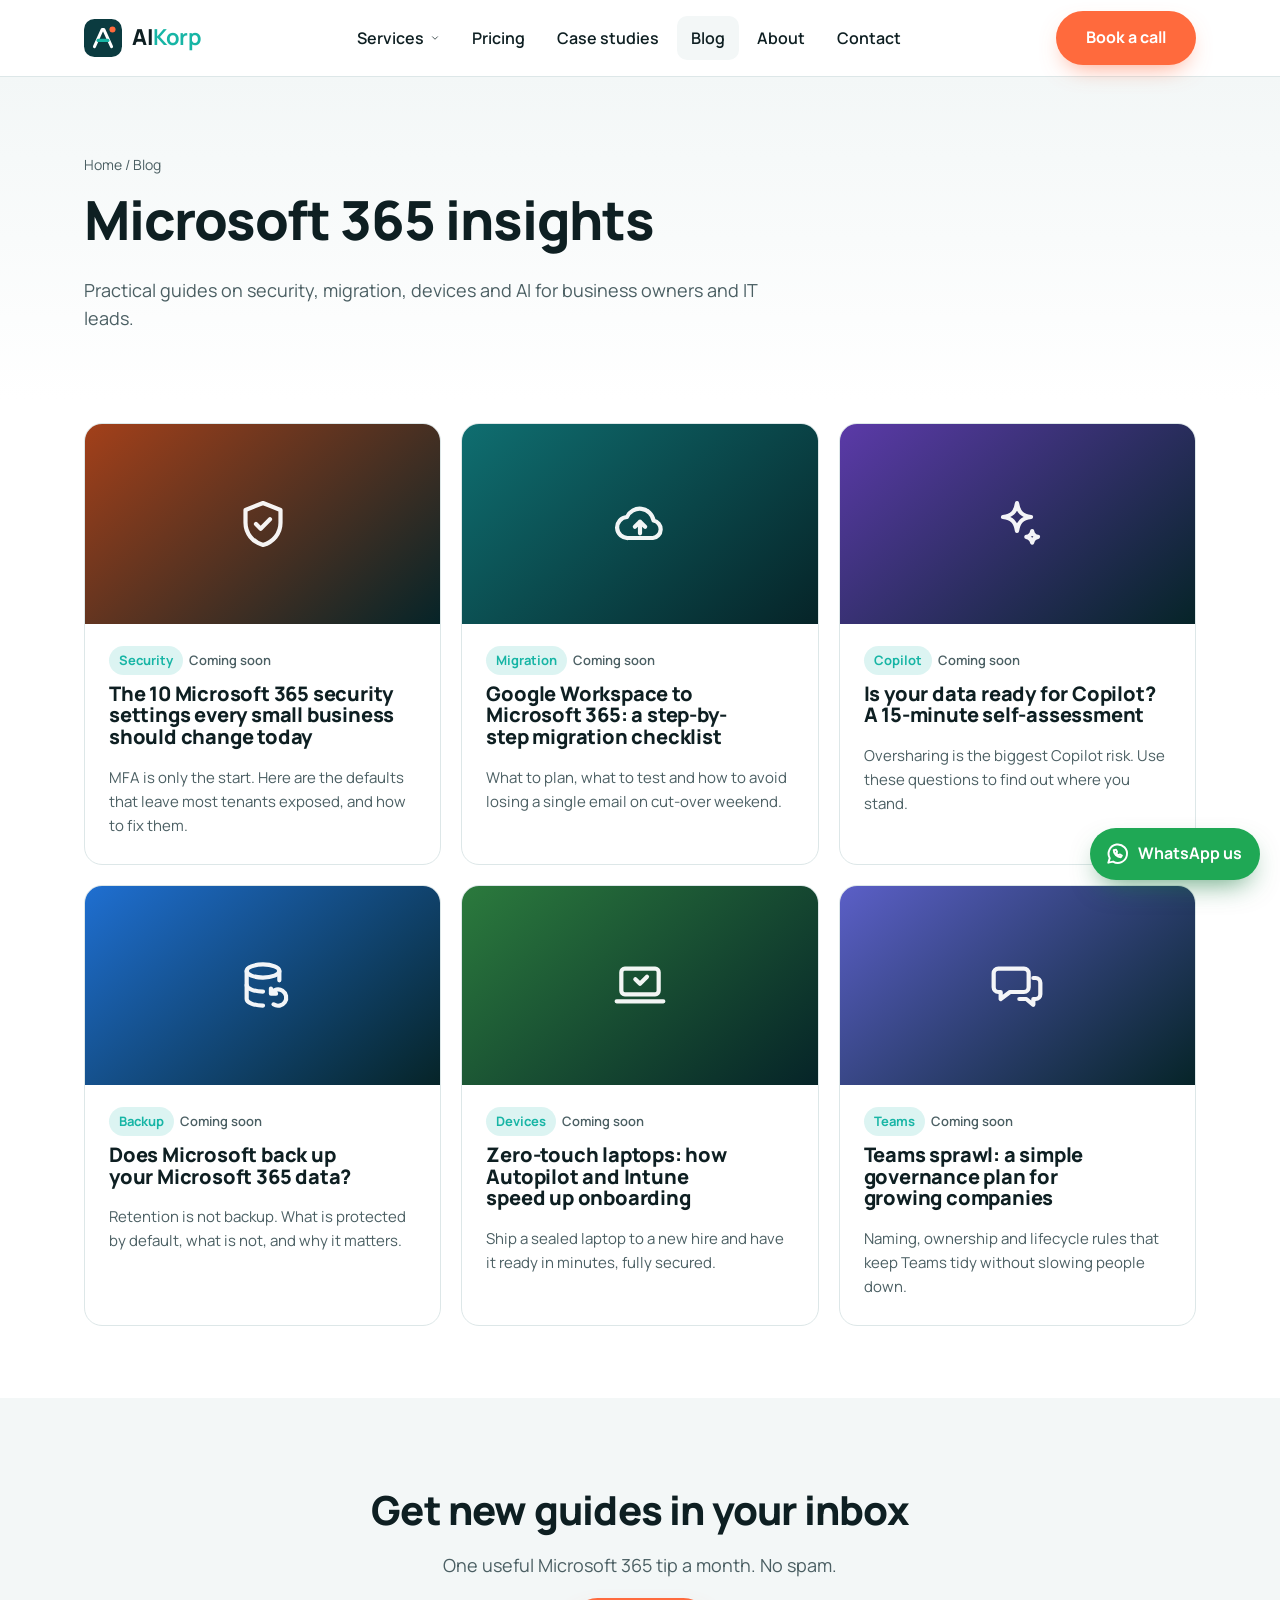
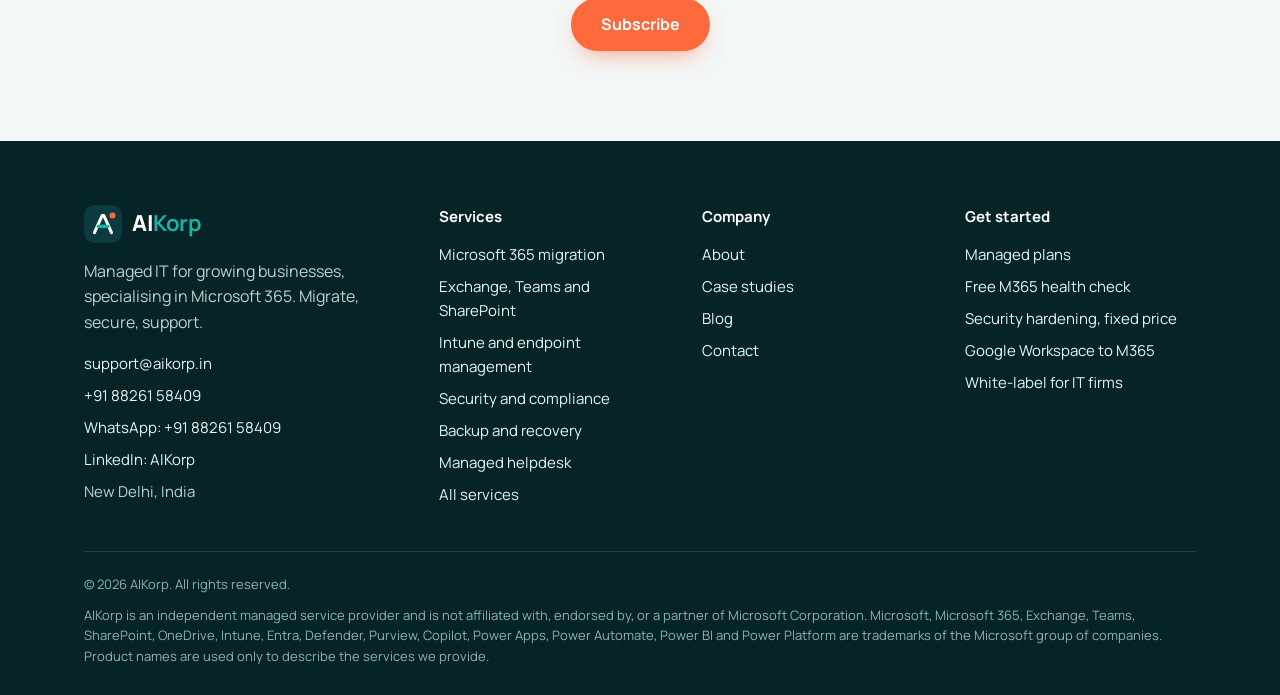
<file: blog.html>
<!DOCTYPE html>
<html lang="en">
<head>
<meta charset="utf-8">
<meta name="viewport" content="width=device-width, initial-scale=1">
<title>Blog | AIKorp</title>
<meta name="description" content="Microsoft 365 security, migration, Intune and Copilot guides from AIKorp.">
<link rel="canonical" href="https://www.aikorp.in/blog.html">
<meta property="og:type" content="website">
<meta property="og:site_name" content="AIKorp">
<meta property="og:url" content="https://www.aikorp.in/blog.html">
<meta property="og:image" content="https://www.aikorp.in/assets/og.png">
<meta name="twitter:card" content="summary_large_image">
<meta property="og:title" content="Blog | AIKorp">
<meta property="og:description" content="Microsoft 365 security, migration, Intune and Copilot guides from AIKorp.">
<link rel="preconnect" href="https://fonts.googleapis.com">
<link rel="preconnect" href="https://fonts.gstatic.com" crossorigin>
<link href="https://fonts.googleapis.com/css2?family=Manrope:wght@400;500;600;700;800&display=swap" rel="stylesheet">
<link rel="stylesheet" href="assets/styles.css">
<link rel="icon" href="data:image/svg+xml,<svg xmlns=%27http://www.w3.org/2000/svg%27 viewBox='0 0 40 40' aria-hidden='true'><rect width='40' height='40' rx='11' fill='%230b3b40'/><path d='M11 29 19.2 11h1.6L29 29' fill='none' stroke='%23fff' stroke-width='3.2' stroke-linecap='round' stroke-linejoin='round'/><path d='M14.8 22.5h10.4' stroke='%2317b5a5' stroke-width='3.2' stroke-linecap='round'/><circle cx='30' cy='11' r='3.2' fill='%23ff6a3d'/></svg>">
</head>
<body>
<a class="skip" href="#main" style="position:absolute;left:-999px">Skip to content</a>
<header class="site-header"><div class="wrap nav">
  <a class="logo" href="index.html" aria-label="AIKorp home"><svg viewBox="0 0 40 40" aria-hidden="true"><rect width="40" height="40" rx="11" fill="#0b3b40"/><path d="M11 29 19.2 11h1.6L29 29" fill="none" stroke="#fff" stroke-width="3.2" stroke-linecap="round" stroke-linejoin="round"/><path d="M14.8 22.5h10.4" stroke="#17b5a5" stroke-width="3.2" stroke-linecap="round"/><circle cx="30" cy="11" r="3.2" fill="#ff6a3d"/></svg><span>AI<b>Korp</b></span></a>
  <button class="burger" aria-label="Open menu" aria-expanded="false" aria-controls="menu"><svg viewBox="0 0 24 24" fill="none" stroke="currentColor" stroke-width="1.8" stroke-linecap="round" stroke-linejoin="round" aria-hidden="true"><path d="M4 7h16M4 12h16M4 17h16"/></svg></button>
  <ul class="menu" id="menu">
    <li class="has-drop"><button aria-expanded="false" aria-haspopup="true">Services <svg class="chev" viewBox="0 0 24 24" fill="none" stroke="currentColor" stroke-width="1.8" stroke-linecap="round" stroke-linejoin="round" aria-hidden="true"><path d="m6 9 6 6 6-6"/></svg></button>
      <div class="drop"><a href="services.html#migration"><span class="ico"><svg viewBox="0 0 24 24" fill="none" stroke="currentColor" stroke-width="1.8" stroke-linecap="round" stroke-linejoin="round" aria-hidden="true"><path d="M7 18a4.5 4.5 0 0 1-.6-9 6 6 0 0 1 11.4 1.5A3.8 3.8 0 0 1 17.5 18Z"/><path d="M12 16v-5m-2.2 2.2L12 11l2.2 2.2"/></svg></span><span><strong>Microsoft 365 migration</strong><span>Move email.</span></span></a><a href="services.html#collaboration"><span class="ico"><svg viewBox="0 0 24 24" fill="none" stroke="currentColor" stroke-width="1.8" stroke-linecap="round" stroke-linejoin="round" aria-hidden="true"><path d="M4 5h11a2 2 0 0 1 2 2v6a2 2 0 0 1-2 2H9l-4 3v-3H4a2 2 0 0 1-2-2V7a2 2 0 0 1 2-2Z"/><path d="M19 9h1a2 2 0 0 1 2 2v5a2 2 0 0 1-2 2h-1v2.5L16 18h-3"/></svg></span><span><strong>Exchange, Teams and SharePoint</strong><span>Set up and look after mail.</span></span></a><a href="services.html#endpoint"><span class="ico"><svg viewBox="0 0 24 24" fill="none" stroke="currentColor" stroke-width="1.8" stroke-linecap="round" stroke-linejoin="round" aria-hidden="true"><rect x="4" y="5" width="16" height="11" rx="1.5"/><path d="M2 19h20M10 9.5l2 2 3-3"/></svg></span><span><strong>Intune and endpoint management</strong><span>Every laptop and phone enrolled.</span></span></a><a href="services.html#security"><span class="ico"><svg viewBox="0 0 24 24" fill="none" stroke="currentColor" stroke-width="1.8" stroke-linecap="round" stroke-linejoin="round" aria-hidden="true"><path d="M12 3 4.5 6v5.5c0 4.6 3.1 8.2 7.5 9.5 4.4-1.3 7.5-4.9 7.5-9.5V6Z"/><path d="m9 12 2 2 4-4"/></svg></span><span><strong>Security and compliance</strong><span>Harden identity.</span></span></a><a href="services.html#backup"><span class="ico"><svg viewBox="0 0 24 24" fill="none" stroke="currentColor" stroke-width="1.8" stroke-linecap="round" stroke-linejoin="round" aria-hidden="true"><ellipse cx="12" cy="6" rx="7" ry="2.8"/><path d="M5 6v6c0 1.5 3.1 2.8 7 2.8M19 6v4"/><path d="M5 12v6c0 1.5 3.1 2.8 7 2.8"/><path d="M15.5 15.5a3.5 3.5 0 1 1 1 4.8M15.4 13.5v2.2h2.2"/></svg></span><span><strong>Backup and recovery</strong><span>Independent.</span></span></a><a href="services.html#helpdesk"><span class="ico"><svg viewBox="0 0 24 24" fill="none" stroke="currentColor" stroke-width="1.8" stroke-linecap="round" stroke-linejoin="round" aria-hidden="true"><path d="M4 14v-2a8 8 0 0 1 16 0v2"/><rect x="3" y="13" width="4" height="6" rx="1.5"/><rect x="17" y="13" width="4" height="6" rx="1.5"/><path d="M19 19c0 1.7-2 2.5-5 2.5"/></svg></span><span><strong>Managed helpdesk</strong><span>Friendly.</span></span></a><a href="services.html#copilot"><span class="ico"><svg viewBox="0 0 24 24" fill="none" stroke="currentColor" stroke-width="1.8" stroke-linecap="round" stroke-linejoin="round" aria-hidden="true"><path d="M12 3c.6 3.9 2.1 5.4 6 6-3.9.6-5.4 2.1-6 6-.6-3.9-2.1-5.4-6-6 3.9-.6 5.4-2.1 6-6Z"/><path d="M18.5 15c.3 1.7 1 2.3 2.5 2.5-1.6.3-2.2 1-2.5 2.5-.3-1.6-1-2.2-2.5-2.5 1.5-.2 2.2-.8 2.5-2.5Z"/></svg></span><span><strong>Copilot and AI readiness</strong><span>Get your data.</span></span></a><a href="services.html#power-platform"><span class="ico"><svg viewBox="0 0 24 24" fill="none" stroke="currentColor" stroke-width="1.8" stroke-linecap="round" stroke-linejoin="round" aria-hidden="true"><rect x="3" y="3" width="6" height="6" rx="1.5"/><rect x="15" y="15" width="6" height="6" rx="1.5"/><rect x="15" y="3" width="6" height="6" rx="1.5"/><path d="M9 6h6M18 9v6M6 9v6a3 3 0 0 0 3 3h6"/></svg></span><span><strong>Power Platform and automation</strong><span>Replace spreadsheets and manual steps.</span></span></a></div></li>
    <li><a href="pricing.html">Pricing</a></li><li><a href="cases.html">Case studies</a></li><li><a href="blog.html" aria-current="page">Blog</a></li><li><a href="about.html">About</a></li><li><a href="contact.html">Contact</a></li>
    <li class="mobile-cta"><a class="btn btn-primary" href="contact.html">Book a call</a></li>
  </ul>
  <a class="btn btn-primary nav-cta" href="contact.html">Book a call</a>
</div></header>
<main id="main">

<section class="page-hero"><div class="wrap">
  <div class="crumbs"><a href="index.html">Home</a> / Blog</div>
  <h1>Microsoft 365 insights</h1>
  <p class="lead">Practical guides on security, migration, devices and AI for business owners and IT leads.</p>
</div></section>
<section style="padding:24px 0 72px"><div class="wrap"><div class="grid g3"><article class="post"><div class="thumb" style="background:linear-gradient(140deg,#a3401a,#062428)"><svg viewBox="0 0 24 24" fill="none" stroke="currentColor" stroke-width="1.8" stroke-linecap="round" stroke-linejoin="round" aria-hidden="true"><path d="M12 3 4.5 6v5.5c0 4.6 3.1 8.2 7.5 9.5 4.4-1.3 7.5-4.9 7.5-9.5V6Z"/><path d="m9 12 2 2 4-4"/></svg></div><div class="body">
  <span class="meta"><span class="pill">Security</span> &nbsp;Coming soon</span><h3>The 10 Microsoft 365 security settings every small business should change today</h3><p>MFA is only the start. Here are the defaults that leave most tenants exposed, and how to fix them.</p></div></article><article class="post"><div class="thumb" style="background:linear-gradient(140deg,#0f6e70,#062428)"><svg viewBox="0 0 24 24" fill="none" stroke="currentColor" stroke-width="1.8" stroke-linecap="round" stroke-linejoin="round" aria-hidden="true"><path d="M7 18a4.5 4.5 0 0 1-.6-9 6 6 0 0 1 11.4 1.5A3.8 3.8 0 0 1 17.5 18Z"/><path d="M12 16v-5m-2.2 2.2L12 11l2.2 2.2"/></svg></div><div class="body">
  <span class="meta"><span class="pill">Migration</span> &nbsp;Coming soon</span><h3>Google Workspace to Microsoft 365: a step-by-step migration checklist</h3><p>What to plan, what to test and how to avoid losing a single email on cut-over weekend.</p></div></article><article class="post"><div class="thumb" style="background:linear-gradient(140deg,#5b3aa8,#062428)"><svg viewBox="0 0 24 24" fill="none" stroke="currentColor" stroke-width="1.8" stroke-linecap="round" stroke-linejoin="round" aria-hidden="true"><path d="M12 3c.6 3.9 2.1 5.4 6 6-3.9.6-5.4 2.1-6 6-.6-3.9-2.1-5.4-6-6 3.9-.6 5.4-2.1 6-6Z"/><path d="M18.5 15c.3 1.7 1 2.3 2.5 2.5-1.6.3-2.2 1-2.5 2.5-.3-1.6-1-2.2-2.5-2.5 1.5-.2 2.2-.8 2.5-2.5Z"/></svg></div><div class="body">
  <span class="meta"><span class="pill">Copilot</span> &nbsp;Coming soon</span><h3>Is your data ready for Copilot? A 15-minute self-assessment</h3><p>Oversharing is the biggest Copilot risk. Use these questions to find out where you stand.</p></div></article><article class="post"><div class="thumb" style="background:linear-gradient(140deg,#1f6fd1,#062428)"><svg viewBox="0 0 24 24" fill="none" stroke="currentColor" stroke-width="1.8" stroke-linecap="round" stroke-linejoin="round" aria-hidden="true"><ellipse cx="12" cy="6" rx="7" ry="2.8"/><path d="M5 6v6c0 1.5 3.1 2.8 7 2.8M19 6v4"/><path d="M5 12v6c0 1.5 3.1 2.8 7 2.8"/><path d="M15.5 15.5a3.5 3.5 0 1 1 1 4.8M15.4 13.5v2.2h2.2"/></svg></div><div class="body">
  <span class="meta"><span class="pill">Backup</span> &nbsp;Coming soon</span><h3>Does Microsoft back up your Microsoft 365 data?</h3><p>Retention is not backup. What is protected by default, what is not, and why it matters.</p></div></article><article class="post"><div class="thumb" style="background:linear-gradient(140deg,#2b7a3d,#062428)"><svg viewBox="0 0 24 24" fill="none" stroke="currentColor" stroke-width="1.8" stroke-linecap="round" stroke-linejoin="round" aria-hidden="true"><rect x="4" y="5" width="16" height="11" rx="1.5"/><path d="M2 19h20M10 9.5l2 2 3-3"/></svg></div><div class="body">
  <span class="meta"><span class="pill">Devices</span> &nbsp;Coming soon</span><h3>Zero-touch laptops: how Autopilot and Intune speed up onboarding</h3><p>Ship a sealed laptop to a new hire and have it ready in minutes, fully secured.</p></div></article><article class="post"><div class="thumb" style="background:linear-gradient(140deg,#5b5fc7,#062428)"><svg viewBox="0 0 24 24" fill="none" stroke="currentColor" stroke-width="1.8" stroke-linecap="round" stroke-linejoin="round" aria-hidden="true"><path d="M4 5h11a2 2 0 0 1 2 2v6a2 2 0 0 1-2 2H9l-4 3v-3H4a2 2 0 0 1-2-2V7a2 2 0 0 1 2-2Z"/><path d="M19 9h1a2 2 0 0 1 2 2v5a2 2 0 0 1-2 2h-1v2.5L16 18h-3"/></svg></div><div class="body">
  <span class="meta"><span class="pill">Teams</span> &nbsp;Coming soon</span><h3>Teams sprawl: a simple governance plan for growing companies</h3><p>Naming, ownership and lifecycle rules that keep Teams tidy without slowing people down.</p></div></article></div></div></section>
<section class="band alt"><div class="wrap center"><h2>Get new guides in your inbox</h2><p class="lead">One useful Microsoft 365 tip a month. No spam.</p><a class="btn btn-primary" href="contact.html#newsletter">Subscribe</a></div></section>

</main>
<footer><div class="wrap">
  <div class="f-grid">
    <div><a class="logo" href="index.html"><svg viewBox="0 0 40 40" aria-hidden="true"><rect width="40" height="40" rx="11" fill="#0b3b40"/><path d="M11 29 19.2 11h1.6L29 29" fill="none" stroke="#fff" stroke-width="3.2" stroke-linecap="round" stroke-linejoin="round"/><path d="M14.8 22.5h10.4" stroke="#17b5a5" stroke-width="3.2" stroke-linecap="round"/><circle cx="30" cy="11" r="3.2" fill="#ff6a3d"/></svg><span>AI<b>Korp</b></span></a>
      <p style="margin-top:16px;max-width:36ch">Managed IT for growing businesses, specialising in Microsoft 365. Migrate, secure, support.</p>
      <ul><li><a href="mailto:support@aikorp.in">support@aikorp.in</a></li><li><a href="tel:+918826158409">+91 88261 58409</a></li><li><a href="https://wa.me/918826158409">WhatsApp: +91 88261 58409</a></li><li><a href="https://www.linkedin.com/company/aikorp/" target="_blank" rel="noopener">LinkedIn: AIKorp</a></li><li>New Delhi, India</li></ul></div>
    <div><h4>Services</h4><ul><li><a href="services.html#migration">Microsoft 365 migration</a></li><li><a href="services.html#collaboration">Exchange, Teams and SharePoint</a></li><li><a href="services.html#endpoint">Intune and endpoint management</a></li><li><a href="services.html#security">Security and compliance</a></li><li><a href="services.html#backup">Backup and recovery</a></li><li><a href="services.html#helpdesk">Managed helpdesk</a></li><li><a href="services.html">All services</a></li></ul></div>
    <div><h4>Company</h4><ul><li><a href="about.html">About</a></li><li><a href="cases.html">Case studies</a></li><li><a href="blog.html">Blog</a></li><li><a href="contact.html">Contact</a></li></ul></div>
    <div><h4>Get started</h4><ul><li><a href="pricing.html">Managed plans</a></li><li><a href="microsoft-365-health-check.html">Free M365 health check</a></li><li><a href="microsoft-365-security-hardening.html">Security hardening, fixed price</a></li><li><a href="google-workspace-to-microsoft-365-migration.html">Google Workspace to M365</a></li><li><a href="white-label-microsoft-365-support.html">White-label for IT firms</a></li></ul></div>
  </div>
  <div class="f-bottom">
    <span>© <span data-year>2026</span> AIKorp. All rights reserved.</span>
    <span>AIKorp is an independent managed service provider and is not affiliated with, endorsed by, or a partner of Microsoft Corporation. Microsoft, Microsoft 365, Exchange, Teams, SharePoint, OneDrive, Intune, Entra, Defender, Purview, Copilot, Power Apps, Power Automate, Power BI and Power Platform are trademarks of the Microsoft group of companies. Product names are used only to describe the services we provide.</span>
  </div>
</div></footer>
<a class="wa-float" href="https://wa.me/918826158409" aria-label="Chat with AIKorp on WhatsApp"><svg viewBox="0 0 24 24" fill="none" stroke="currentColor" stroke-width="1.8" stroke-linecap="round" stroke-linejoin="round" aria-hidden="true"><path d="M4 20l1.3-4.2A8.5 8.5 0 1 1 8.4 19Z"/><path d="M9 8.5c0 3.5 3 6.5 6.5 6.5l1-1.6-2-1-1 .8a4.5 4.5 0 0 1-2.2-2.2l.8-1-1-2Z"/></svg><span>WhatsApp us</span></a>
<script src="assets/main.js"></script>
</body>
</html>
</file>
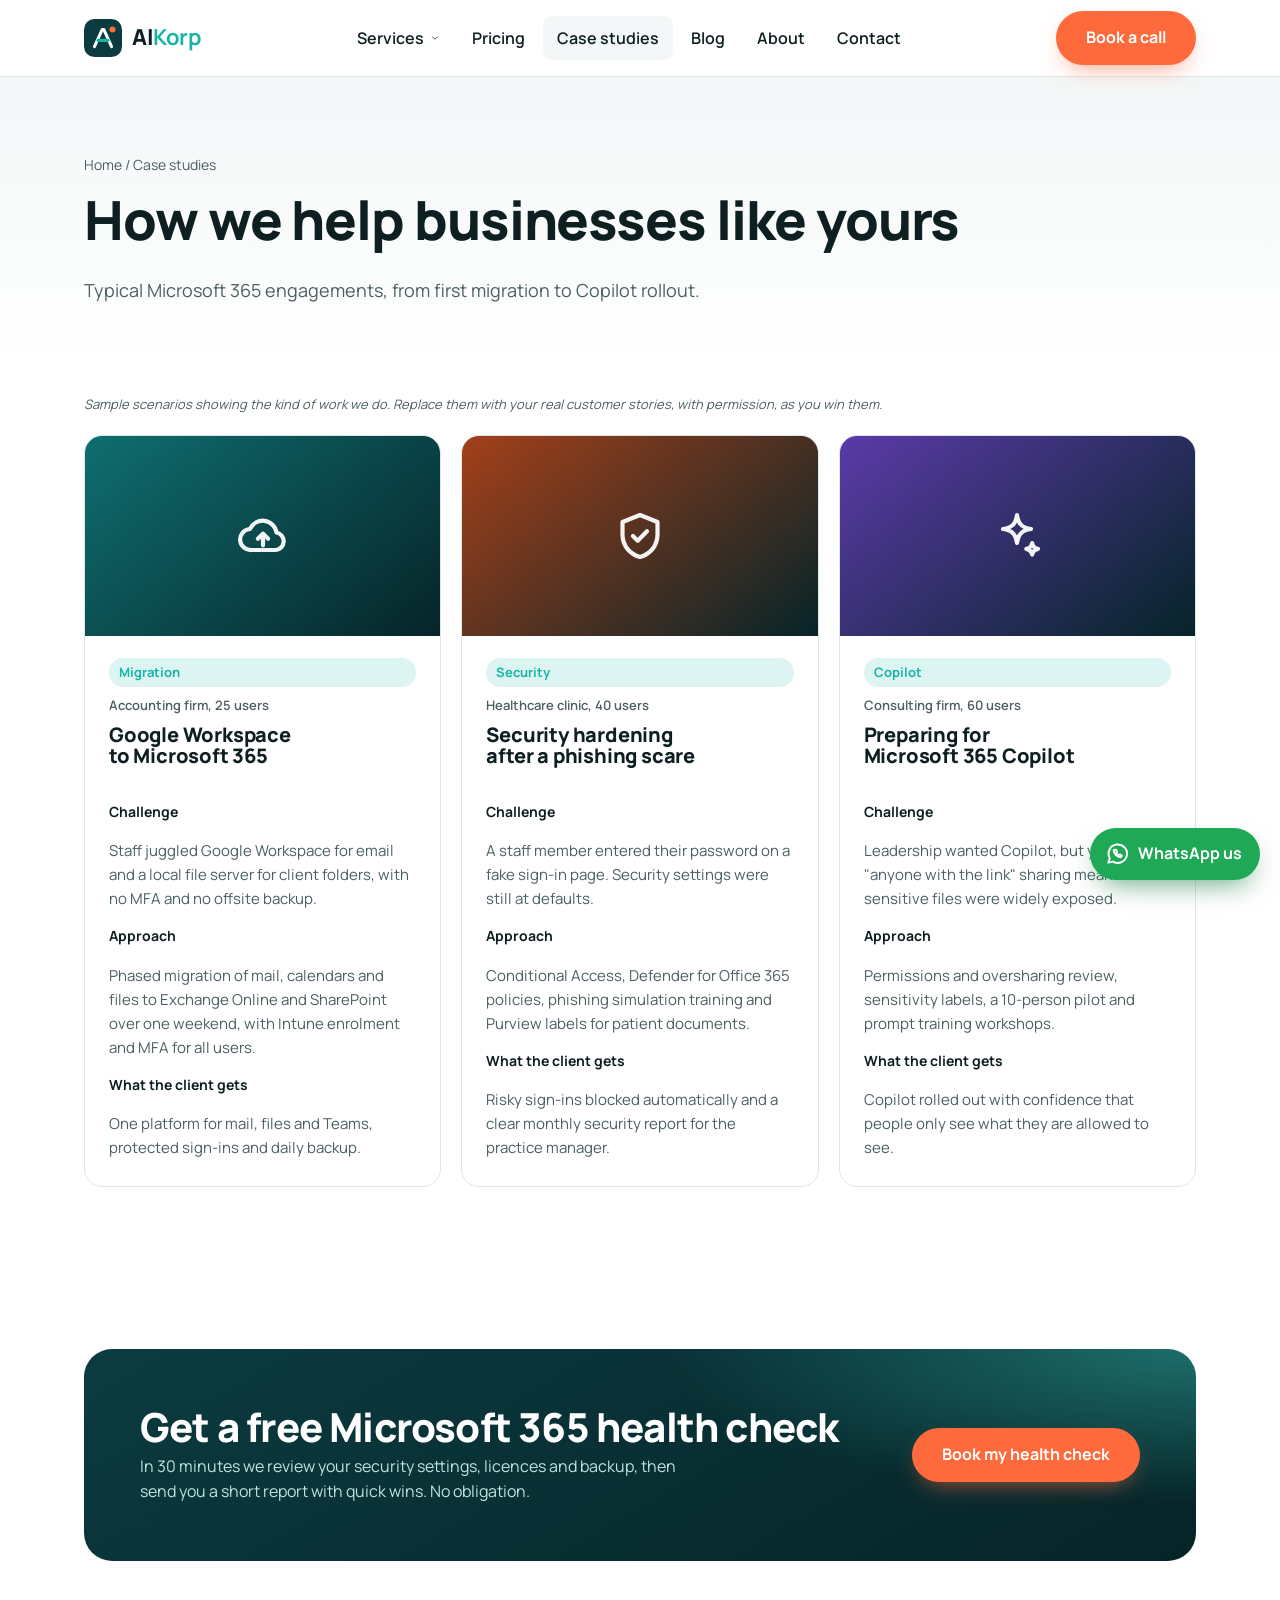
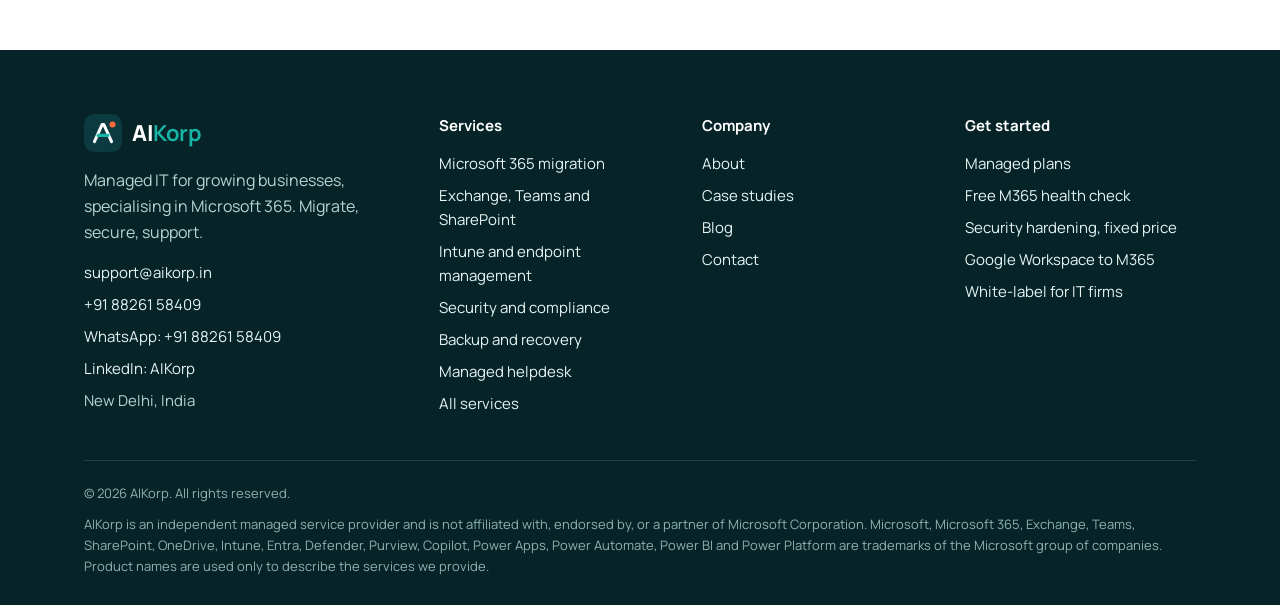
<file: cases.html>
<!DOCTYPE html>
<html lang="en">
<head>
<meta charset="utf-8">
<meta name="viewport" content="width=device-width, initial-scale=1">
<title>Case studies | AIKorp</title>
<meta name="description" content="Example Microsoft 365 migration, security and Copilot engagements by AIKorp.">
<link rel="canonical" href="https://www.aikorp.in/cases.html">
<meta property="og:type" content="website">
<meta property="og:site_name" content="AIKorp">
<meta property="og:url" content="https://www.aikorp.in/cases.html">
<meta property="og:image" content="https://www.aikorp.in/assets/og.png">
<meta name="twitter:card" content="summary_large_image">
<meta property="og:title" content="Case studies | AIKorp">
<meta property="og:description" content="Example Microsoft 365 migration, security and Copilot engagements by AIKorp.">
<link rel="preconnect" href="https://fonts.googleapis.com">
<link rel="preconnect" href="https://fonts.gstatic.com" crossorigin>
<link href="https://fonts.googleapis.com/css2?family=Manrope:wght@400;500;600;700;800&display=swap" rel="stylesheet">
<link rel="stylesheet" href="assets/styles.css">
<link rel="icon" href="data:image/svg+xml,<svg xmlns=%27http://www.w3.org/2000/svg%27 viewBox='0 0 40 40' aria-hidden='true'><rect width='40' height='40' rx='11' fill='%230b3b40'/><path d='M11 29 19.2 11h1.6L29 29' fill='none' stroke='%23fff' stroke-width='3.2' stroke-linecap='round' stroke-linejoin='round'/><path d='M14.8 22.5h10.4' stroke='%2317b5a5' stroke-width='3.2' stroke-linecap='round'/><circle cx='30' cy='11' r='3.2' fill='%23ff6a3d'/></svg>">
</head>
<body>
<a class="skip" href="#main" style="position:absolute;left:-999px">Skip to content</a>
<header class="site-header"><div class="wrap nav">
  <a class="logo" href="index.html" aria-label="AIKorp home"><svg viewBox="0 0 40 40" aria-hidden="true"><rect width="40" height="40" rx="11" fill="#0b3b40"/><path d="M11 29 19.2 11h1.6L29 29" fill="none" stroke="#fff" stroke-width="3.2" stroke-linecap="round" stroke-linejoin="round"/><path d="M14.8 22.5h10.4" stroke="#17b5a5" stroke-width="3.2" stroke-linecap="round"/><circle cx="30" cy="11" r="3.2" fill="#ff6a3d"/></svg><span>AI<b>Korp</b></span></a>
  <button class="burger" aria-label="Open menu" aria-expanded="false" aria-controls="menu"><svg viewBox="0 0 24 24" fill="none" stroke="currentColor" stroke-width="1.8" stroke-linecap="round" stroke-linejoin="round" aria-hidden="true"><path d="M4 7h16M4 12h16M4 17h16"/></svg></button>
  <ul class="menu" id="menu">
    <li class="has-drop"><button aria-expanded="false" aria-haspopup="true">Services <svg class="chev" viewBox="0 0 24 24" fill="none" stroke="currentColor" stroke-width="1.8" stroke-linecap="round" stroke-linejoin="round" aria-hidden="true"><path d="m6 9 6 6 6-6"/></svg></button>
      <div class="drop"><a href="services.html#migration"><span class="ico"><svg viewBox="0 0 24 24" fill="none" stroke="currentColor" stroke-width="1.8" stroke-linecap="round" stroke-linejoin="round" aria-hidden="true"><path d="M7 18a4.5 4.5 0 0 1-.6-9 6 6 0 0 1 11.4 1.5A3.8 3.8 0 0 1 17.5 18Z"/><path d="M12 16v-5m-2.2 2.2L12 11l2.2 2.2"/></svg></span><span><strong>Microsoft 365 migration</strong><span>Move email.</span></span></a><a href="services.html#collaboration"><span class="ico"><svg viewBox="0 0 24 24" fill="none" stroke="currentColor" stroke-width="1.8" stroke-linecap="round" stroke-linejoin="round" aria-hidden="true"><path d="M4 5h11a2 2 0 0 1 2 2v6a2 2 0 0 1-2 2H9l-4 3v-3H4a2 2 0 0 1-2-2V7a2 2 0 0 1 2-2Z"/><path d="M19 9h1a2 2 0 0 1 2 2v5a2 2 0 0 1-2 2h-1v2.5L16 18h-3"/></svg></span><span><strong>Exchange, Teams and SharePoint</strong><span>Set up and look after mail.</span></span></a><a href="services.html#endpoint"><span class="ico"><svg viewBox="0 0 24 24" fill="none" stroke="currentColor" stroke-width="1.8" stroke-linecap="round" stroke-linejoin="round" aria-hidden="true"><rect x="4" y="5" width="16" height="11" rx="1.5"/><path d="M2 19h20M10 9.5l2 2 3-3"/></svg></span><span><strong>Intune and endpoint management</strong><span>Every laptop and phone enrolled.</span></span></a><a href="services.html#security"><span class="ico"><svg viewBox="0 0 24 24" fill="none" stroke="currentColor" stroke-width="1.8" stroke-linecap="round" stroke-linejoin="round" aria-hidden="true"><path d="M12 3 4.5 6v5.5c0 4.6 3.1 8.2 7.5 9.5 4.4-1.3 7.5-4.9 7.5-9.5V6Z"/><path d="m9 12 2 2 4-4"/></svg></span><span><strong>Security and compliance</strong><span>Harden identity.</span></span></a><a href="services.html#backup"><span class="ico"><svg viewBox="0 0 24 24" fill="none" stroke="currentColor" stroke-width="1.8" stroke-linecap="round" stroke-linejoin="round" aria-hidden="true"><ellipse cx="12" cy="6" rx="7" ry="2.8"/><path d="M5 6v6c0 1.5 3.1 2.8 7 2.8M19 6v4"/><path d="M5 12v6c0 1.5 3.1 2.8 7 2.8"/><path d="M15.5 15.5a3.5 3.5 0 1 1 1 4.8M15.4 13.5v2.2h2.2"/></svg></span><span><strong>Backup and recovery</strong><span>Independent.</span></span></a><a href="services.html#helpdesk"><span class="ico"><svg viewBox="0 0 24 24" fill="none" stroke="currentColor" stroke-width="1.8" stroke-linecap="round" stroke-linejoin="round" aria-hidden="true"><path d="M4 14v-2a8 8 0 0 1 16 0v2"/><rect x="3" y="13" width="4" height="6" rx="1.5"/><rect x="17" y="13" width="4" height="6" rx="1.5"/><path d="M19 19c0 1.7-2 2.5-5 2.5"/></svg></span><span><strong>Managed helpdesk</strong><span>Friendly.</span></span></a><a href="services.html#copilot"><span class="ico"><svg viewBox="0 0 24 24" fill="none" stroke="currentColor" stroke-width="1.8" stroke-linecap="round" stroke-linejoin="round" aria-hidden="true"><path d="M12 3c.6 3.9 2.1 5.4 6 6-3.9.6-5.4 2.1-6 6-.6-3.9-2.1-5.4-6-6 3.9-.6 5.4-2.1 6-6Z"/><path d="M18.5 15c.3 1.7 1 2.3 2.5 2.5-1.6.3-2.2 1-2.5 2.5-.3-1.6-1-2.2-2.5-2.5 1.5-.2 2.2-.8 2.5-2.5Z"/></svg></span><span><strong>Copilot and AI readiness</strong><span>Get your data.</span></span></a><a href="services.html#power-platform"><span class="ico"><svg viewBox="0 0 24 24" fill="none" stroke="currentColor" stroke-width="1.8" stroke-linecap="round" stroke-linejoin="round" aria-hidden="true"><rect x="3" y="3" width="6" height="6" rx="1.5"/><rect x="15" y="15" width="6" height="6" rx="1.5"/><rect x="15" y="3" width="6" height="6" rx="1.5"/><path d="M9 6h6M18 9v6M6 9v6a3 3 0 0 0 3 3h6"/></svg></span><span><strong>Power Platform and automation</strong><span>Replace spreadsheets and manual steps.</span></span></a></div></li>
    <li><a href="pricing.html">Pricing</a></li><li><a href="cases.html" aria-current="page">Case studies</a></li><li><a href="blog.html">Blog</a></li><li><a href="about.html">About</a></li><li><a href="contact.html">Contact</a></li>
    <li class="mobile-cta"><a class="btn btn-primary" href="contact.html">Book a call</a></li>
  </ul>
  <a class="btn btn-primary nav-cta" href="contact.html">Book a call</a>
</div></header>
<main id="main">

<section class="page-hero"><div class="wrap">
  <div class="crumbs"><a href="index.html">Home</a> / Case studies</div>
  <h1>How we help businesses like yours</h1>
  <p class="lead">Typical Microsoft 365 engagements, from first migration to Copilot rollout.</p>
</div></section>
<section style="padding:24px 0 72px"><div class="wrap">
  <p class="sample" style="margin-bottom:20px">Sample scenarios showing the kind of work we do. Replace them with your real customer stories, with permission, as you win them.</p>
  <div class="grid g3"><article class="post case"><div class="thumb" style="background:linear-gradient(140deg,#0f6e70,#062428)"><svg viewBox="0 0 24 24" fill="none" stroke="currentColor" stroke-width="1.8" stroke-linecap="round" stroke-linejoin="round" aria-hidden="true"><path d="M7 18a4.5 4.5 0 0 1-.6-9 6 6 0 0 1 11.4 1.5A3.8 3.8 0 0 1 17.5 18Z"/><path d="M12 16v-5m-2.2 2.2L12 11l2.2 2.2"/></svg></div><div class="body">
  <span class="pill">Migration</span><span class="meta">Accounting firm, 25 users</span><h3>Google Workspace to Microsoft 365</h3>
  <dl><dt>Challenge</dt><dd>Staff juggled Google Workspace for email and a local file server for client folders, with no MFA and no offsite backup.</dd><dt>Approach</dt><dd>Phased migration of mail, calendars and files to Exchange Online and SharePoint over one weekend, with Intune enrolment and MFA for all users.</dd><dt>What the client gets</dt><dd>One platform for mail, files and Teams, protected sign-ins and daily backup.</dd></dl>
</div></article><article class="post case"><div class="thumb" style="background:linear-gradient(140deg,#a3401a,#062428)"><svg viewBox="0 0 24 24" fill="none" stroke="currentColor" stroke-width="1.8" stroke-linecap="round" stroke-linejoin="round" aria-hidden="true"><path d="M12 3 4.5 6v5.5c0 4.6 3.1 8.2 7.5 9.5 4.4-1.3 7.5-4.9 7.5-9.5V6Z"/><path d="m9 12 2 2 4-4"/></svg></div><div class="body">
  <span class="pill">Security</span><span class="meta">Healthcare clinic, 40 users</span><h3>Security hardening after a phishing scare</h3>
  <dl><dt>Challenge</dt><dd>A staff member entered their password on a fake sign-in page. Security settings were still at defaults.</dd><dt>Approach</dt><dd>Conditional Access, Defender for Office 365 policies, phishing simulation training and Purview labels for patient documents.</dd><dt>What the client gets</dt><dd>Risky sign-ins blocked automatically and a clear monthly security report for the practice manager.</dd></dl>
</div></article><article class="post case"><div class="thumb" style="background:linear-gradient(140deg,#5b3aa8,#062428)"><svg viewBox="0 0 24 24" fill="none" stroke="currentColor" stroke-width="1.8" stroke-linecap="round" stroke-linejoin="round" aria-hidden="true"><path d="M12 3c.6 3.9 2.1 5.4 6 6-3.9.6-5.4 2.1-6 6-.6-3.9-2.1-5.4-6-6 3.9-.6 5.4-2.1 6-6Z"/><path d="M18.5 15c.3 1.7 1 2.3 2.5 2.5-1.6.3-2.2 1-2.5 2.5-.3-1.6-1-2.2-2.5-2.5 1.5-.2 2.2-.8 2.5-2.5Z"/></svg></div><div class="body">
  <span class="pill">Copilot</span><span class="meta">Consulting firm, 60 users</span><h3>Preparing for Microsoft 365 Copilot</h3>
  <dl><dt>Challenge</dt><dd>Leadership wanted Copilot, but years of "anyone with the link" sharing meant sensitive files were widely exposed.</dd><dt>Approach</dt><dd>Permissions and oversharing review, sensitivity labels, a 10-person pilot and prompt training workshops.</dd><dt>What the client gets</dt><dd>Copilot rolled out with confidence that people only see what they are allowed to see.</dd></dl>
</div></article></div>
</div></section>
<section class="band"><div class="wrap"><div class="cta-band">
  <div><h2>Get a free Microsoft 365 health check</h2><p>In 30 minutes we review your security settings, licences and backup, then send you a short report with quick wins. No obligation.</p></div>
  <a class="btn btn-primary" href="microsoft-365-health-check.html">Book my health check</a>
</div></div></section>

</main>
<footer><div class="wrap">
  <div class="f-grid">
    <div><a class="logo" href="index.html"><svg viewBox="0 0 40 40" aria-hidden="true"><rect width="40" height="40" rx="11" fill="#0b3b40"/><path d="M11 29 19.2 11h1.6L29 29" fill="none" stroke="#fff" stroke-width="3.2" stroke-linecap="round" stroke-linejoin="round"/><path d="M14.8 22.5h10.4" stroke="#17b5a5" stroke-width="3.2" stroke-linecap="round"/><circle cx="30" cy="11" r="3.2" fill="#ff6a3d"/></svg><span>AI<b>Korp</b></span></a>
      <p style="margin-top:16px;max-width:36ch">Managed IT for growing businesses, specialising in Microsoft 365. Migrate, secure, support.</p>
      <ul><li><a href="mailto:support@aikorp.in">support@aikorp.in</a></li><li><a href="tel:+918826158409">+91 88261 58409</a></li><li><a href="https://wa.me/918826158409">WhatsApp: +91 88261 58409</a></li><li><a href="https://www.linkedin.com/company/aikorp/" target="_blank" rel="noopener">LinkedIn: AIKorp</a></li><li>New Delhi, India</li></ul></div>
    <div><h4>Services</h4><ul><li><a href="services.html#migration">Microsoft 365 migration</a></li><li><a href="services.html#collaboration">Exchange, Teams and SharePoint</a></li><li><a href="services.html#endpoint">Intune and endpoint management</a></li><li><a href="services.html#security">Security and compliance</a></li><li><a href="services.html#backup">Backup and recovery</a></li><li><a href="services.html#helpdesk">Managed helpdesk</a></li><li><a href="services.html">All services</a></li></ul></div>
    <div><h4>Company</h4><ul><li><a href="about.html">About</a></li><li><a href="cases.html">Case studies</a></li><li><a href="blog.html">Blog</a></li><li><a href="contact.html">Contact</a></li></ul></div>
    <div><h4>Get started</h4><ul><li><a href="pricing.html">Managed plans</a></li><li><a href="microsoft-365-health-check.html">Free M365 health check</a></li><li><a href="microsoft-365-security-hardening.html">Security hardening, fixed price</a></li><li><a href="google-workspace-to-microsoft-365-migration.html">Google Workspace to M365</a></li><li><a href="white-label-microsoft-365-support.html">White-label for IT firms</a></li></ul></div>
  </div>
  <div class="f-bottom">
    <span>© <span data-year>2026</span> AIKorp. All rights reserved.</span>
    <span>AIKorp is an independent managed service provider and is not affiliated with, endorsed by, or a partner of Microsoft Corporation. Microsoft, Microsoft 365, Exchange, Teams, SharePoint, OneDrive, Intune, Entra, Defender, Purview, Copilot, Power Apps, Power Automate, Power BI and Power Platform are trademarks of the Microsoft group of companies. Product names are used only to describe the services we provide.</span>
  </div>
</div></footer>
<a class="wa-float" href="https://wa.me/918826158409" aria-label="Chat with AIKorp on WhatsApp"><svg viewBox="0 0 24 24" fill="none" stroke="currentColor" stroke-width="1.8" stroke-linecap="round" stroke-linejoin="round" aria-hidden="true"><path d="M4 20l1.3-4.2A8.5 8.5 0 1 1 8.4 19Z"/><path d="M9 8.5c0 3.5 3 6.5 6.5 6.5l1-1.6-2-1-1 .8a4.5 4.5 0 0 1-2.2-2.2l.8-1-1-2Z"/></svg><span>WhatsApp us</span></a>
<script src="assets/main.js"></script>
</body>
</html>
</file>
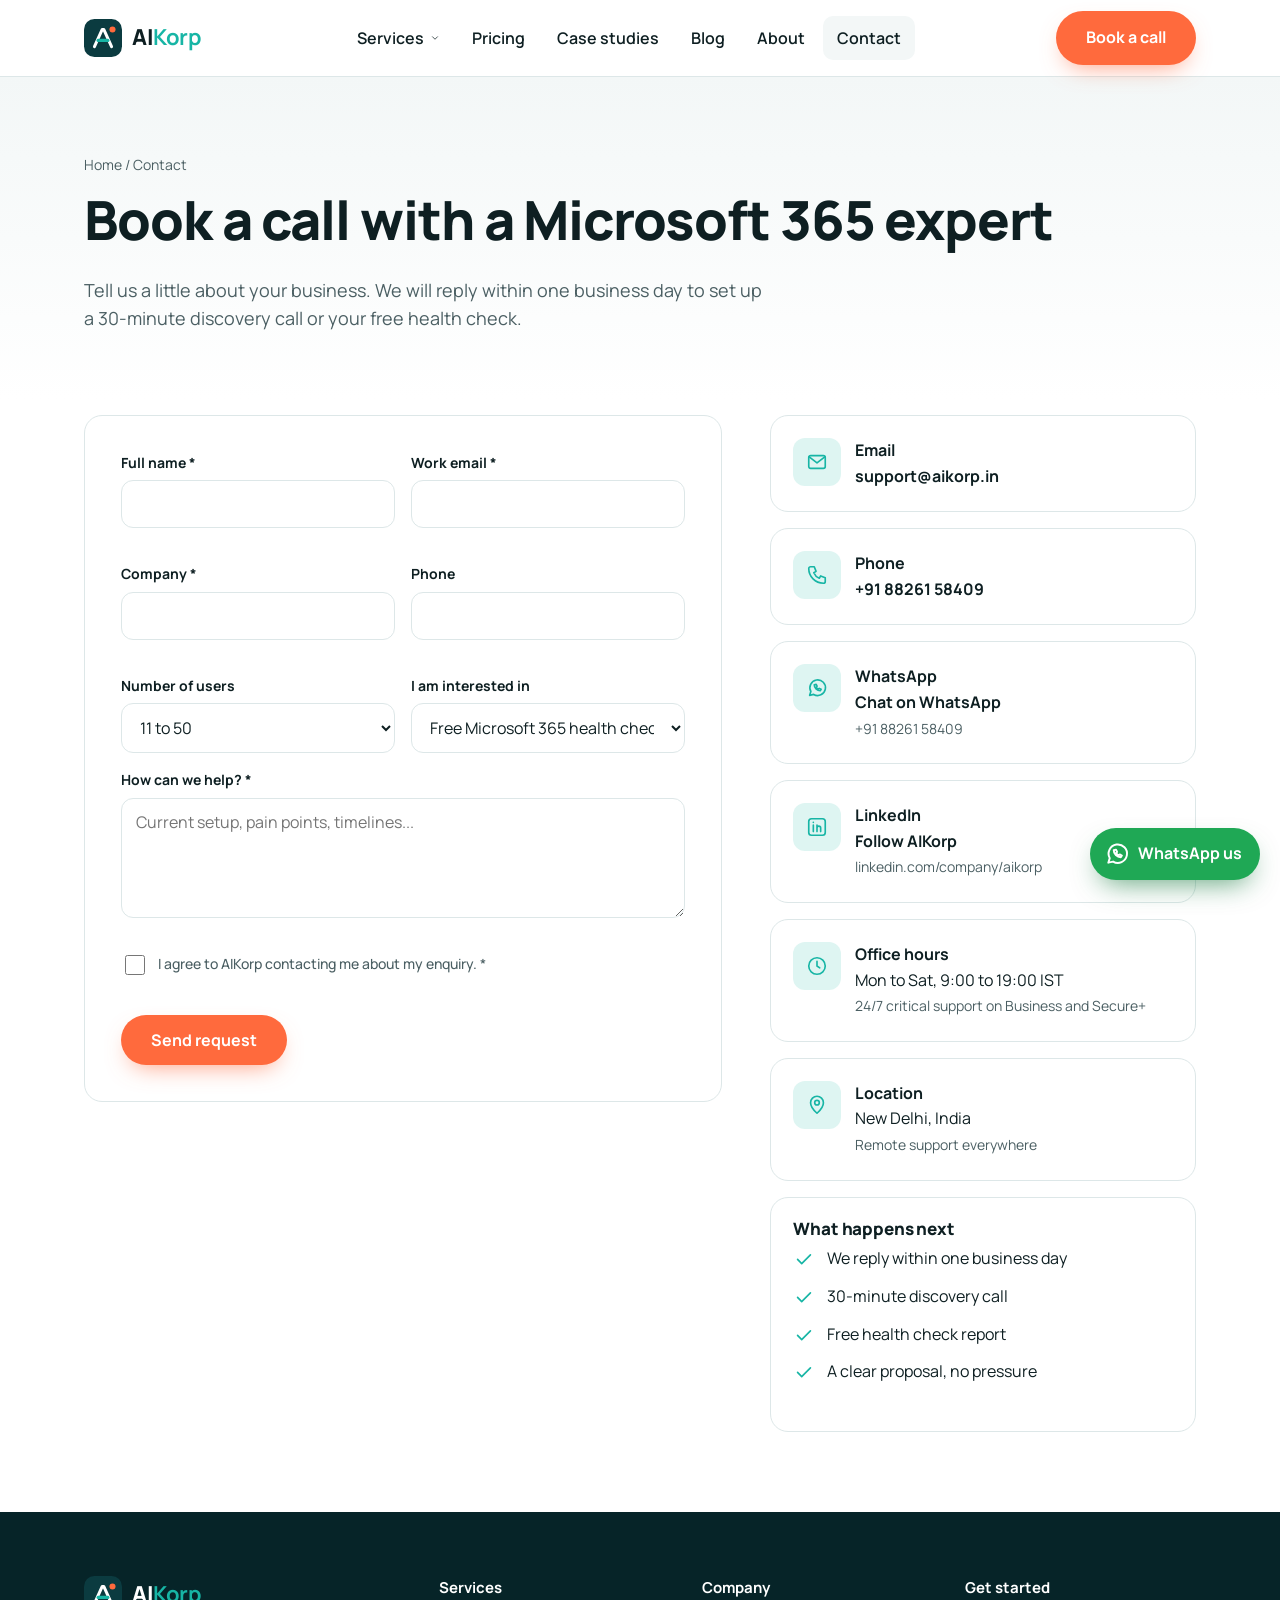
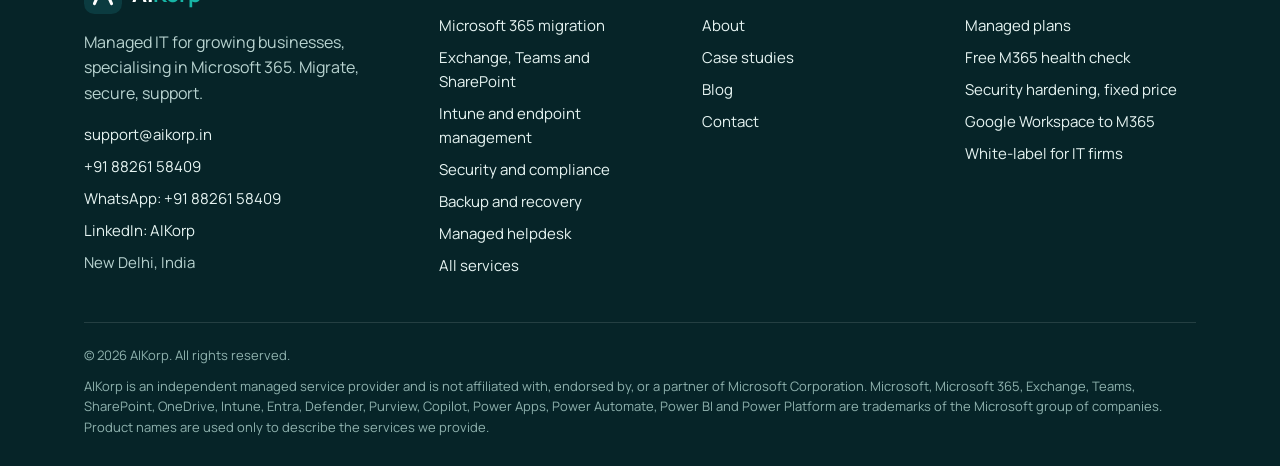
<file: contact.html>
<!DOCTYPE html>
<html lang="en">
<head>
<meta charset="utf-8">
<meta name="viewport" content="width=device-width, initial-scale=1">
<title>Contact | AIKorp</title>
<meta name="description" content="Book a call or a free Microsoft 365 health check with AIKorp.">
<link rel="canonical" href="https://www.aikorp.in/contact.html">
<meta property="og:type" content="website">
<meta property="og:site_name" content="AIKorp">
<meta property="og:url" content="https://www.aikorp.in/contact.html">
<meta property="og:image" content="https://www.aikorp.in/assets/og.png">
<meta name="twitter:card" content="summary_large_image">
<meta property="og:title" content="Contact | AIKorp">
<meta property="og:description" content="Book a call or a free Microsoft 365 health check with AIKorp.">
<link rel="preconnect" href="https://fonts.googleapis.com">
<link rel="preconnect" href="https://fonts.gstatic.com" crossorigin>
<link href="https://fonts.googleapis.com/css2?family=Manrope:wght@400;500;600;700;800&display=swap" rel="stylesheet">
<link rel="stylesheet" href="assets/styles.css">
<link rel="icon" href="data:image/svg+xml,<svg xmlns=%27http://www.w3.org/2000/svg%27 viewBox='0 0 40 40' aria-hidden='true'><rect width='40' height='40' rx='11' fill='%230b3b40'/><path d='M11 29 19.2 11h1.6L29 29' fill='none' stroke='%23fff' stroke-width='3.2' stroke-linecap='round' stroke-linejoin='round'/><path d='M14.8 22.5h10.4' stroke='%2317b5a5' stroke-width='3.2' stroke-linecap='round'/><circle cx='30' cy='11' r='3.2' fill='%23ff6a3d'/></svg>">
</head>
<body>
<a class="skip" href="#main" style="position:absolute;left:-999px">Skip to content</a>
<header class="site-header"><div class="wrap nav">
  <a class="logo" href="index.html" aria-label="AIKorp home"><svg viewBox="0 0 40 40" aria-hidden="true"><rect width="40" height="40" rx="11" fill="#0b3b40"/><path d="M11 29 19.2 11h1.6L29 29" fill="none" stroke="#fff" stroke-width="3.2" stroke-linecap="round" stroke-linejoin="round"/><path d="M14.8 22.5h10.4" stroke="#17b5a5" stroke-width="3.2" stroke-linecap="round"/><circle cx="30" cy="11" r="3.2" fill="#ff6a3d"/></svg><span>AI<b>Korp</b></span></a>
  <button class="burger" aria-label="Open menu" aria-expanded="false" aria-controls="menu"><svg viewBox="0 0 24 24" fill="none" stroke="currentColor" stroke-width="1.8" stroke-linecap="round" stroke-linejoin="round" aria-hidden="true"><path d="M4 7h16M4 12h16M4 17h16"/></svg></button>
  <ul class="menu" id="menu">
    <li class="has-drop"><button aria-expanded="false" aria-haspopup="true">Services <svg class="chev" viewBox="0 0 24 24" fill="none" stroke="currentColor" stroke-width="1.8" stroke-linecap="round" stroke-linejoin="round" aria-hidden="true"><path d="m6 9 6 6 6-6"/></svg></button>
      <div class="drop"><a href="services.html#migration"><span class="ico"><svg viewBox="0 0 24 24" fill="none" stroke="currentColor" stroke-width="1.8" stroke-linecap="round" stroke-linejoin="round" aria-hidden="true"><path d="M7 18a4.5 4.5 0 0 1-.6-9 6 6 0 0 1 11.4 1.5A3.8 3.8 0 0 1 17.5 18Z"/><path d="M12 16v-5m-2.2 2.2L12 11l2.2 2.2"/></svg></span><span><strong>Microsoft 365 migration</strong><span>Move email.</span></span></a><a href="services.html#collaboration"><span class="ico"><svg viewBox="0 0 24 24" fill="none" stroke="currentColor" stroke-width="1.8" stroke-linecap="round" stroke-linejoin="round" aria-hidden="true"><path d="M4 5h11a2 2 0 0 1 2 2v6a2 2 0 0 1-2 2H9l-4 3v-3H4a2 2 0 0 1-2-2V7a2 2 0 0 1 2-2Z"/><path d="M19 9h1a2 2 0 0 1 2 2v5a2 2 0 0 1-2 2h-1v2.5L16 18h-3"/></svg></span><span><strong>Exchange, Teams and SharePoint</strong><span>Set up and look after mail.</span></span></a><a href="services.html#endpoint"><span class="ico"><svg viewBox="0 0 24 24" fill="none" stroke="currentColor" stroke-width="1.8" stroke-linecap="round" stroke-linejoin="round" aria-hidden="true"><rect x="4" y="5" width="16" height="11" rx="1.5"/><path d="M2 19h20M10 9.5l2 2 3-3"/></svg></span><span><strong>Intune and endpoint management</strong><span>Every laptop and phone enrolled.</span></span></a><a href="services.html#security"><span class="ico"><svg viewBox="0 0 24 24" fill="none" stroke="currentColor" stroke-width="1.8" stroke-linecap="round" stroke-linejoin="round" aria-hidden="true"><path d="M12 3 4.5 6v5.5c0 4.6 3.1 8.2 7.5 9.5 4.4-1.3 7.5-4.9 7.5-9.5V6Z"/><path d="m9 12 2 2 4-4"/></svg></span><span><strong>Security and compliance</strong><span>Harden identity.</span></span></a><a href="services.html#backup"><span class="ico"><svg viewBox="0 0 24 24" fill="none" stroke="currentColor" stroke-width="1.8" stroke-linecap="round" stroke-linejoin="round" aria-hidden="true"><ellipse cx="12" cy="6" rx="7" ry="2.8"/><path d="M5 6v6c0 1.5 3.1 2.8 7 2.8M19 6v4"/><path d="M5 12v6c0 1.5 3.1 2.8 7 2.8"/><path d="M15.5 15.5a3.5 3.5 0 1 1 1 4.8M15.4 13.5v2.2h2.2"/></svg></span><span><strong>Backup and recovery</strong><span>Independent.</span></span></a><a href="services.html#helpdesk"><span class="ico"><svg viewBox="0 0 24 24" fill="none" stroke="currentColor" stroke-width="1.8" stroke-linecap="round" stroke-linejoin="round" aria-hidden="true"><path d="M4 14v-2a8 8 0 0 1 16 0v2"/><rect x="3" y="13" width="4" height="6" rx="1.5"/><rect x="17" y="13" width="4" height="6" rx="1.5"/><path d="M19 19c0 1.7-2 2.5-5 2.5"/></svg></span><span><strong>Managed helpdesk</strong><span>Friendly.</span></span></a><a href="services.html#copilot"><span class="ico"><svg viewBox="0 0 24 24" fill="none" stroke="currentColor" stroke-width="1.8" stroke-linecap="round" stroke-linejoin="round" aria-hidden="true"><path d="M12 3c.6 3.9 2.1 5.4 6 6-3.9.6-5.4 2.1-6 6-.6-3.9-2.1-5.4-6-6 3.9-.6 5.4-2.1 6-6Z"/><path d="M18.5 15c.3 1.7 1 2.3 2.5 2.5-1.6.3-2.2 1-2.5 2.5-.3-1.6-1-2.2-2.5-2.5 1.5-.2 2.2-.8 2.5-2.5Z"/></svg></span><span><strong>Copilot and AI readiness</strong><span>Get your data.</span></span></a><a href="services.html#power-platform"><span class="ico"><svg viewBox="0 0 24 24" fill="none" stroke="currentColor" stroke-width="1.8" stroke-linecap="round" stroke-linejoin="round" aria-hidden="true"><rect x="3" y="3" width="6" height="6" rx="1.5"/><rect x="15" y="15" width="6" height="6" rx="1.5"/><rect x="15" y="3" width="6" height="6" rx="1.5"/><path d="M9 6h6M18 9v6M6 9v6a3 3 0 0 0 3 3h6"/></svg></span><span><strong>Power Platform and automation</strong><span>Replace spreadsheets and manual steps.</span></span></a></div></li>
    <li><a href="pricing.html">Pricing</a></li><li><a href="cases.html">Case studies</a></li><li><a href="blog.html">Blog</a></li><li><a href="about.html">About</a></li><li><a href="contact.html" aria-current="page">Contact</a></li>
    <li class="mobile-cta"><a class="btn btn-primary" href="contact.html">Book a call</a></li>
  </ul>
  <a class="btn btn-primary nav-cta" href="contact.html">Book a call</a>
</div></header>
<main id="main">

<section class="page-hero"><div class="wrap">
  <div class="crumbs"><a href="index.html">Home</a> / Contact</div>
  <h1>Book a call with a Microsoft 365 expert</h1>
  <p class="lead">Tell us a little about your business. We will reply within one business day to set up a 30-minute discovery call or your free health check.</p>
</div></section>
<section style="padding:16px 0 80px"><div class="wrap contact-grid">
  <form class="card" id="contact-form" novalidate>
    <div class="fields">
      <div class="field"><label for="name">Full name *</label><input id="name" name="name" autocomplete="name" required><span class="err" id="err-name"></span></div>
      <div class="field"><label for="email">Work email *</label><input id="email" name="email" type="email" autocomplete="email" required><span class="err" id="err-email"></span></div>
      <div class="field"><label for="company">Company *</label><input id="company" name="company" autocomplete="organization" required><span class="err" id="err-company"></span></div>
      <div class="field"><label for="phone">Phone</label><input id="phone" name="phone" type="tel" autocomplete="tel"><span class="err"></span></div>
      <div class="field"><label for="users">Number of users</label><select id="users" name="users"><option>1 to 10</option><option selected>11 to 50</option><option>51 to 150</option><option>151 to 500</option><option>500+</option></select></div>
      <div class="field"><label for="topic">I am interested in</label><select id="topic" name="topic">
        <option value="assessment">Free Microsoft 365 health check</option><option value="plan-essentials">Essentials plan</option><option value="plan-business">Business plan</option><option value="plan-secure">Secure+ plan</option>
        <option value="hardening">Security hardening (fixed price)</option><option value="migration">Migration project</option><option value="white-label">White-label support for my IT firm</option><option value="security">Security and compliance</option><option value="copilot">Copilot readiness</option><option value="newsletter">Newsletter</option><option value="other">Something else</option></select></div>
      <div class="field full"><label for="message">How can we help? *</label><textarea id="message" name="message" required placeholder="Current setup, pain points, timelines..."></textarea><span class="err" id="err-message"></span></div>
      <div class="field full"><label class="chk"><input type="checkbox" id="consent" name="consent" required> I agree to AIKorp contacting me about my enquiry. *</label><span class="err" id="err-consent"></span></div>
    </div>
    <button class="btn btn-primary" type="submit" style="margin-top:18px">Send request</button>
    <p class="form-msg" id="form-msg" role="status" aria-live="polite"></p>
  </form>
  <aside class="info">
    <div class="card"><span class="ico"><svg viewBox="0 0 24 24" fill="none" stroke="currentColor" stroke-width="1.8" stroke-linecap="round" stroke-linejoin="round" aria-hidden="true"><rect x="3" y="5" width="18" height="14" rx="2"/><path d="m3.5 6.5 8.5 6.5 8.5-6.5"/></svg></span><div><strong>Email</strong><br><a href="mailto:support@aikorp.in">support@aikorp.in</a></div></div>
    <div class="card"><span class="ico"><svg viewBox="0 0 24 24" fill="none" stroke="currentColor" stroke-width="1.8" stroke-linecap="round" stroke-linejoin="round" aria-hidden="true"><path d="M5 3h4l2 5-2.5 1.5a11 11 0 0 0 6 6L16 13l5 2v4a2 2 0 0 1-2 2A16 16 0 0 1 3 5a2 2 0 0 1 2-2Z"/></svg></span><div><strong>Phone</strong><br><a href="tel:+918826158409">+91 88261 58409</a></div></div>
    <div class="card"><span class="ico"><svg viewBox="0 0 24 24" fill="none" stroke="currentColor" stroke-width="1.8" stroke-linecap="round" stroke-linejoin="round" aria-hidden="true"><path d="M4 20l1.3-4.2A8.5 8.5 0 1 1 8.4 19Z"/><path d="M9 8.5c0 3.5 3 6.5 6.5 6.5l1-1.6-2-1-1 .8a4.5 4.5 0 0 1-2.2-2.2l.8-1-1-2Z"/></svg></span><div><strong>WhatsApp</strong><br><a href="https://wa.me/918826158409">Chat on WhatsApp</a><br><span class="note">+91 88261 58409</span></div></div><div class="card"><span class="ico"><svg viewBox="0 0 24 24" fill="none" stroke="currentColor" stroke-width="1.8" stroke-linecap="round" stroke-linejoin="round" aria-hidden="true"><rect x="3" y="3" width="18" height="18" rx="3"/><path d="M8 10v7M8 7v.01M12 17v-4a2 2 0 0 1 4 0v4M12 10v7"/></svg></span><div><strong>LinkedIn</strong><br><a href="https://www.linkedin.com/company/aikorp/" target="_blank" rel="noopener">Follow AIKorp</a><br><span class="note">linkedin.com/company/aikorp</span></div></div>
    <div class="card"><span class="ico"><svg viewBox="0 0 24 24" fill="none" stroke="currentColor" stroke-width="1.8" stroke-linecap="round" stroke-linejoin="round" aria-hidden="true"><circle cx="12" cy="12" r="9"/><path d="M12 7v5l3 2"/></svg></span><div><strong>Office hours</strong><br>Mon to Sat, 9:00 to 19:00 IST<br><span class="note">24/7 critical support on Business and Secure+</span></div></div>
    <div class="card"><span class="ico"><svg viewBox="0 0 24 24" fill="none" stroke="currentColor" stroke-width="1.8" stroke-linecap="round" stroke-linejoin="round" aria-hidden="true"><path d="M12 21s-7-6.2-7-11.5a7 7 0 0 1 14 0C19 14.8 12 21 12 21Z"/><circle cx="12" cy="9.5" r="2.5"/></svg></span><div><strong>Location</strong><br>New Delhi, India<br><span class="note">Remote support everywhere</span></div></div>
    <div class="card" style="display:block"><h3 style="font-size:17px">What happens next</h3><ul class="checks"><li><svg viewBox="0 0 24 24" fill="none" stroke="currentColor" stroke-width="1.8" stroke-linecap="round" stroke-linejoin="round" aria-hidden="true"><path d="m5 12.5 4.5 4.5L19 7.5"/></svg><span>We reply within one business day</span></li><li><svg viewBox="0 0 24 24" fill="none" stroke="currentColor" stroke-width="1.8" stroke-linecap="round" stroke-linejoin="round" aria-hidden="true"><path d="m5 12.5 4.5 4.5L19 7.5"/></svg><span>30-minute discovery call</span></li><li><svg viewBox="0 0 24 24" fill="none" stroke="currentColor" stroke-width="1.8" stroke-linecap="round" stroke-linejoin="round" aria-hidden="true"><path d="m5 12.5 4.5 4.5L19 7.5"/></svg><span>Free health check report</span></li><li><svg viewBox="0 0 24 24" fill="none" stroke="currentColor" stroke-width="1.8" stroke-linecap="round" stroke-linejoin="round" aria-hidden="true"><path d="m5 12.5 4.5 4.5L19 7.5"/></svg><span>A clear proposal, no pressure</span></li></ul></div>
  </aside>
</div></section>

</main>
<footer><div class="wrap">
  <div class="f-grid">
    <div><a class="logo" href="index.html"><svg viewBox="0 0 40 40" aria-hidden="true"><rect width="40" height="40" rx="11" fill="#0b3b40"/><path d="M11 29 19.2 11h1.6L29 29" fill="none" stroke="#fff" stroke-width="3.2" stroke-linecap="round" stroke-linejoin="round"/><path d="M14.8 22.5h10.4" stroke="#17b5a5" stroke-width="3.2" stroke-linecap="round"/><circle cx="30" cy="11" r="3.2" fill="#ff6a3d"/></svg><span>AI<b>Korp</b></span></a>
      <p style="margin-top:16px;max-width:36ch">Managed IT for growing businesses, specialising in Microsoft 365. Migrate, secure, support.</p>
      <ul><li><a href="mailto:support@aikorp.in">support@aikorp.in</a></li><li><a href="tel:+918826158409">+91 88261 58409</a></li><li><a href="https://wa.me/918826158409">WhatsApp: +91 88261 58409</a></li><li><a href="https://www.linkedin.com/company/aikorp/" target="_blank" rel="noopener">LinkedIn: AIKorp</a></li><li>New Delhi, India</li></ul></div>
    <div><h4>Services</h4><ul><li><a href="services.html#migration">Microsoft 365 migration</a></li><li><a href="services.html#collaboration">Exchange, Teams and SharePoint</a></li><li><a href="services.html#endpoint">Intune and endpoint management</a></li><li><a href="services.html#security">Security and compliance</a></li><li><a href="services.html#backup">Backup and recovery</a></li><li><a href="services.html#helpdesk">Managed helpdesk</a></li><li><a href="services.html">All services</a></li></ul></div>
    <div><h4>Company</h4><ul><li><a href="about.html">About</a></li><li><a href="cases.html">Case studies</a></li><li><a href="blog.html">Blog</a></li><li><a href="contact.html">Contact</a></li></ul></div>
    <div><h4>Get started</h4><ul><li><a href="pricing.html">Managed plans</a></li><li><a href="microsoft-365-health-check.html">Free M365 health check</a></li><li><a href="microsoft-365-security-hardening.html">Security hardening, fixed price</a></li><li><a href="google-workspace-to-microsoft-365-migration.html">Google Workspace to M365</a></li><li><a href="white-label-microsoft-365-support.html">White-label for IT firms</a></li></ul></div>
  </div>
  <div class="f-bottom">
    <span>© <span data-year>2026</span> AIKorp. All rights reserved.</span>
    <span>AIKorp is an independent managed service provider and is not affiliated with, endorsed by, or a partner of Microsoft Corporation. Microsoft, Microsoft 365, Exchange, Teams, SharePoint, OneDrive, Intune, Entra, Defender, Purview, Copilot, Power Apps, Power Automate, Power BI and Power Platform are trademarks of the Microsoft group of companies. Product names are used only to describe the services we provide.</span>
  </div>
</div></footer>
<a class="wa-float" href="https://wa.me/918826158409" aria-label="Chat with AIKorp on WhatsApp"><svg viewBox="0 0 24 24" fill="none" stroke="currentColor" stroke-width="1.8" stroke-linecap="round" stroke-linejoin="round" aria-hidden="true"><path d="M4 20l1.3-4.2A8.5 8.5 0 1 1 8.4 19Z"/><path d="M9 8.5c0 3.5 3 6.5 6.5 6.5l1-1.6-2-1-1 .8a4.5 4.5 0 0 1-2.2-2.2l.8-1-1-2Z"/></svg><span>WhatsApp us</span></a>
<script src="assets/main.js"></script>
</body>
</html>
</file>
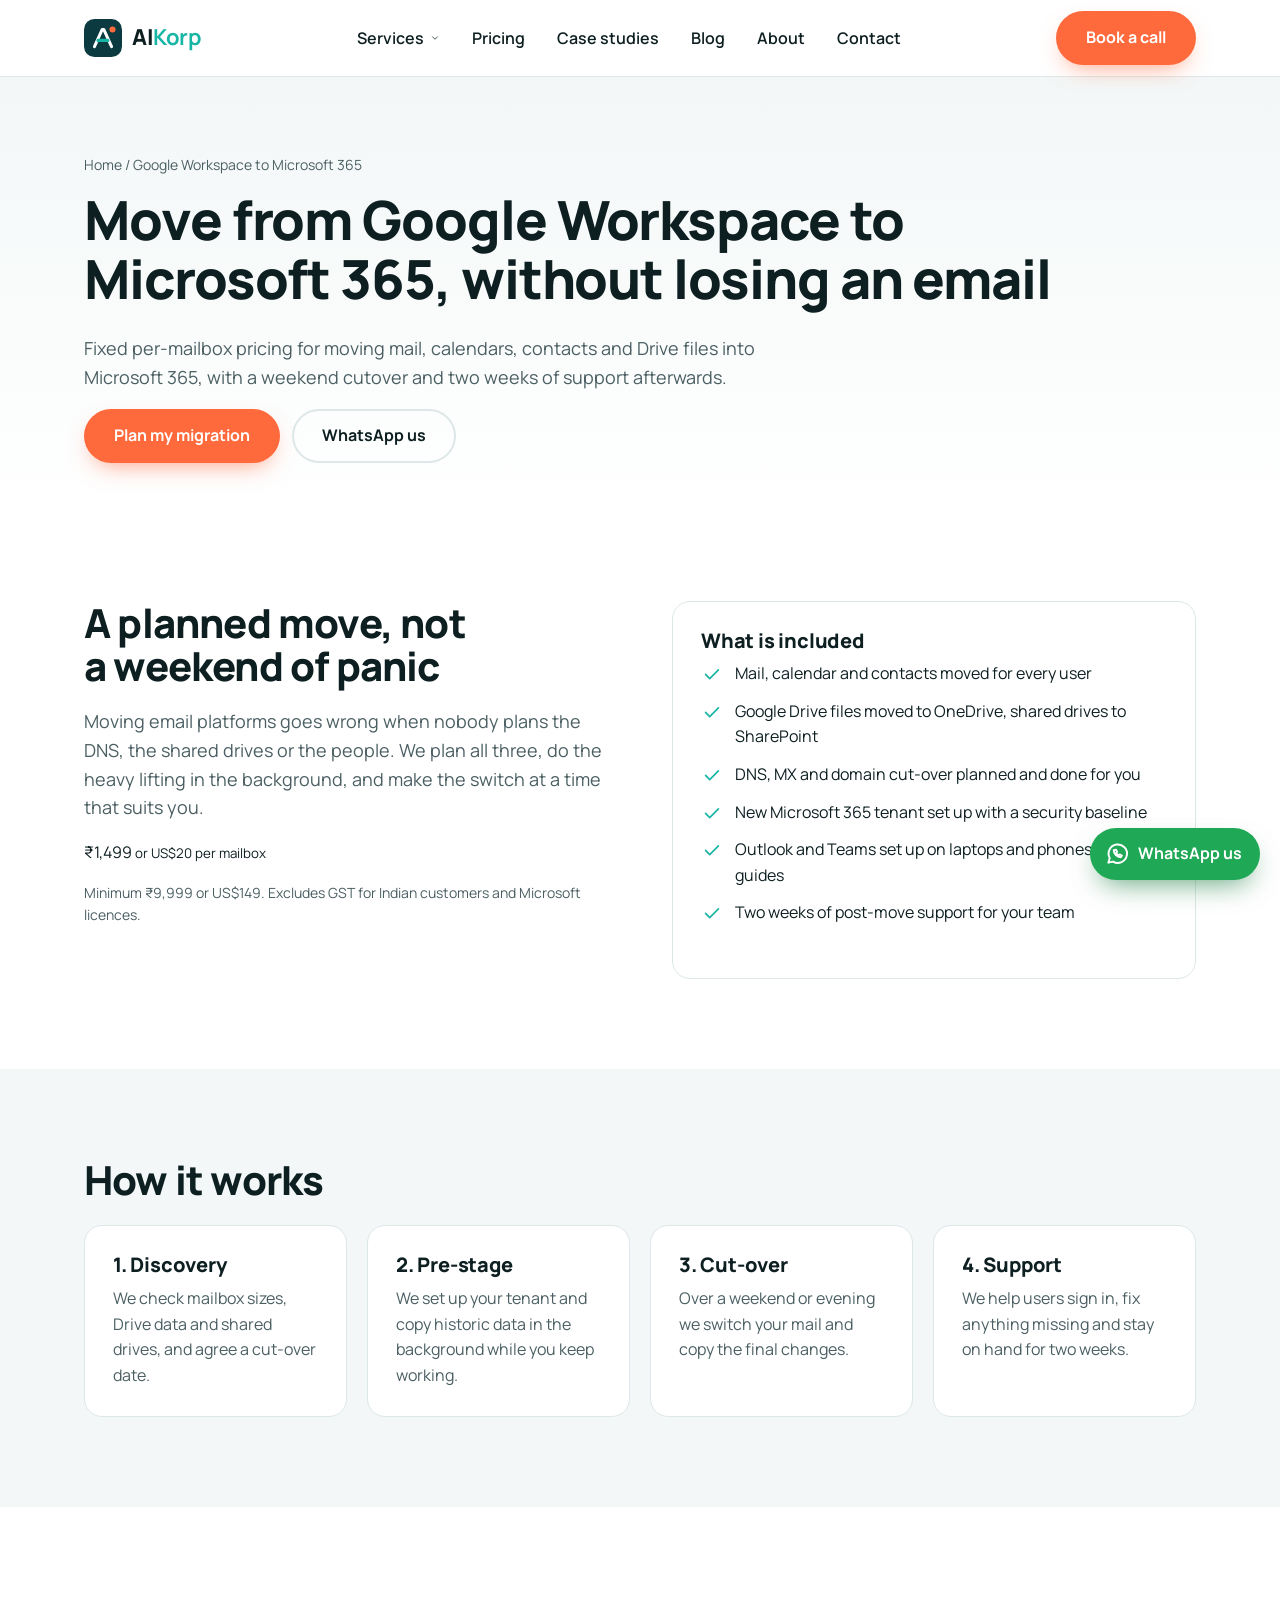
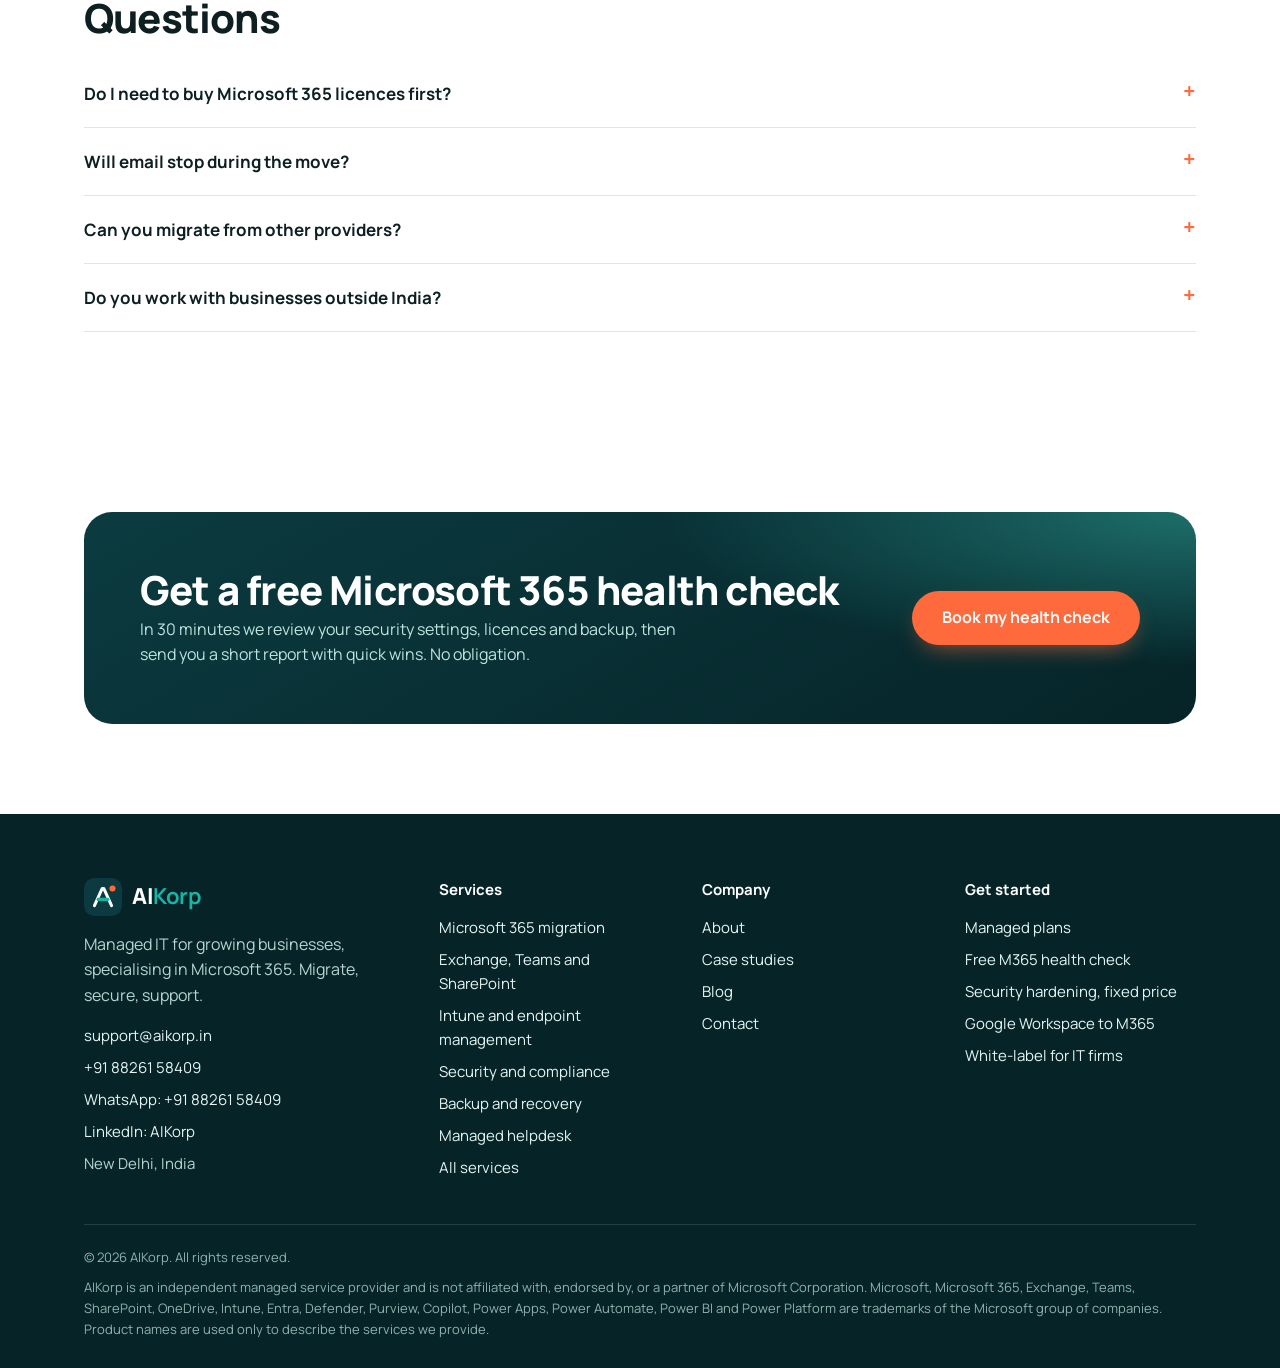
<file: google-workspace-to-microsoft-365-migration.html>
<!DOCTYPE html>
<html lang="en">
<head>
<meta charset="utf-8">
<meta name="viewport" content="width=device-width, initial-scale=1">
<title>Google Workspace to Microsoft 365 Migration | AIKorp</title>
<meta name="description" content="Fixed-price Google Workspace to Microsoft 365 migration: mail, calendar, contacts and Drive, weekend cut-over and two weeks of support. From ₹1,499 or US$20 per mailbox.">
<link rel="canonical" href="https://www.aikorp.in/google-workspace-to-microsoft-365-migration.html">
<meta property="og:type" content="website">
<meta property="og:site_name" content="AIKorp">
<meta property="og:url" content="https://www.aikorp.in/google-workspace-to-microsoft-365-migration.html">
<meta property="og:image" content="https://www.aikorp.in/assets/og.png">
<meta name="twitter:card" content="summary_large_image">
<meta property="og:title" content="Google Workspace to Microsoft 365 Migration | AIKorp">
<meta property="og:description" content="Fixed-price Google Workspace to Microsoft 365 migration: mail, calendar, contacts and Drive, weekend cut-over and two weeks of support. From ₹1,499 or US$20 per mailbox.">
<link rel="preconnect" href="https://fonts.googleapis.com">
<link rel="preconnect" href="https://fonts.gstatic.com" crossorigin>
<link href="https://fonts.googleapis.com/css2?family=Manrope:wght@400;500;600;700;800&display=swap" rel="stylesheet">
<link rel="stylesheet" href="assets/styles.css">
<link rel="icon" href="data:image/svg+xml,<svg xmlns=%27http://www.w3.org/2000/svg%27 viewBox='0 0 40 40' aria-hidden='true'><rect width='40' height='40' rx='11' fill='%230b3b40'/><path d='M11 29 19.2 11h1.6L29 29' fill='none' stroke='%23fff' stroke-width='3.2' stroke-linecap='round' stroke-linejoin='round'/><path d='M14.8 22.5h10.4' stroke='%2317b5a5' stroke-width='3.2' stroke-linecap='round'/><circle cx='30' cy='11' r='3.2' fill='%23ff6a3d'/></svg>">
<script type="application/ld+json">{"@context": "https://schema.org", "@type": "FAQPage", "mainEntity": [{"@type": "Question", "name": "Do I need to buy Microsoft 365 licences first?", "acceptedAnswer": {"@type": "Answer", "text": "Yes, you buy licences directly from Microsoft or your reseller and own the tenant. We help you pick the right plan so you do not overspend."}}, {"@type": "Question", "name": "Will email stop during the move?", "acceptedAnswer": {"@type": "Answer", "text": "No. Mail keeps flowing during the migration and the switch happens at a time you choose."}}, {"@type": "Question", "name": "Can you migrate from other providers?", "acceptedAnswer": {"@type": "Answer", "text": "Yes, including Zoho Mail, cPanel and IMAP hosting, on-premises Exchange and other Microsoft 365 tenants. Ask for a quote."}}, {"@type": "Question", "name": "Do you work with businesses outside India?", "acceptedAnswer": {"@type": "Answer", "text": "Yes. Migrations are fully remote and we schedule cut-overs in your time zone."}}]}</script>
</head>
<body>
<a class="skip" href="#main" style="position:absolute;left:-999px">Skip to content</a>
<header class="site-header"><div class="wrap nav">
  <a class="logo" href="index.html" aria-label="AIKorp home"><svg viewBox="0 0 40 40" aria-hidden="true"><rect width="40" height="40" rx="11" fill="#0b3b40"/><path d="M11 29 19.2 11h1.6L29 29" fill="none" stroke="#fff" stroke-width="3.2" stroke-linecap="round" stroke-linejoin="round"/><path d="M14.8 22.5h10.4" stroke="#17b5a5" stroke-width="3.2" stroke-linecap="round"/><circle cx="30" cy="11" r="3.2" fill="#ff6a3d"/></svg><span>AI<b>Korp</b></span></a>
  <button class="burger" aria-label="Open menu" aria-expanded="false" aria-controls="menu"><svg viewBox="0 0 24 24" fill="none" stroke="currentColor" stroke-width="1.8" stroke-linecap="round" stroke-linejoin="round" aria-hidden="true"><path d="M4 7h16M4 12h16M4 17h16"/></svg></button>
  <ul class="menu" id="menu">
    <li class="has-drop"><button aria-expanded="false" aria-haspopup="true">Services <svg class="chev" viewBox="0 0 24 24" fill="none" stroke="currentColor" stroke-width="1.8" stroke-linecap="round" stroke-linejoin="round" aria-hidden="true"><path d="m6 9 6 6 6-6"/></svg></button>
      <div class="drop"><a href="services.html#migration"><span class="ico"><svg viewBox="0 0 24 24" fill="none" stroke="currentColor" stroke-width="1.8" stroke-linecap="round" stroke-linejoin="round" aria-hidden="true"><path d="M7 18a4.5 4.5 0 0 1-.6-9 6 6 0 0 1 11.4 1.5A3.8 3.8 0 0 1 17.5 18Z"/><path d="M12 16v-5m-2.2 2.2L12 11l2.2 2.2"/></svg></span><span><strong>Microsoft 365 migration</strong><span>Move email.</span></span></a><a href="services.html#collaboration"><span class="ico"><svg viewBox="0 0 24 24" fill="none" stroke="currentColor" stroke-width="1.8" stroke-linecap="round" stroke-linejoin="round" aria-hidden="true"><path d="M4 5h11a2 2 0 0 1 2 2v6a2 2 0 0 1-2 2H9l-4 3v-3H4a2 2 0 0 1-2-2V7a2 2 0 0 1 2-2Z"/><path d="M19 9h1a2 2 0 0 1 2 2v5a2 2 0 0 1-2 2h-1v2.5L16 18h-3"/></svg></span><span><strong>Exchange, Teams and SharePoint</strong><span>Set up and look after mail.</span></span></a><a href="services.html#endpoint"><span class="ico"><svg viewBox="0 0 24 24" fill="none" stroke="currentColor" stroke-width="1.8" stroke-linecap="round" stroke-linejoin="round" aria-hidden="true"><rect x="4" y="5" width="16" height="11" rx="1.5"/><path d="M2 19h20M10 9.5l2 2 3-3"/></svg></span><span><strong>Intune and endpoint management</strong><span>Every laptop and phone enrolled.</span></span></a><a href="services.html#security"><span class="ico"><svg viewBox="0 0 24 24" fill="none" stroke="currentColor" stroke-width="1.8" stroke-linecap="round" stroke-linejoin="round" aria-hidden="true"><path d="M12 3 4.5 6v5.5c0 4.6 3.1 8.2 7.5 9.5 4.4-1.3 7.5-4.9 7.5-9.5V6Z"/><path d="m9 12 2 2 4-4"/></svg></span><span><strong>Security and compliance</strong><span>Harden identity.</span></span></a><a href="services.html#backup"><span class="ico"><svg viewBox="0 0 24 24" fill="none" stroke="currentColor" stroke-width="1.8" stroke-linecap="round" stroke-linejoin="round" aria-hidden="true"><ellipse cx="12" cy="6" rx="7" ry="2.8"/><path d="M5 6v6c0 1.5 3.1 2.8 7 2.8M19 6v4"/><path d="M5 12v6c0 1.5 3.1 2.8 7 2.8"/><path d="M15.5 15.5a3.5 3.5 0 1 1 1 4.8M15.4 13.5v2.2h2.2"/></svg></span><span><strong>Backup and recovery</strong><span>Independent.</span></span></a><a href="services.html#helpdesk"><span class="ico"><svg viewBox="0 0 24 24" fill="none" stroke="currentColor" stroke-width="1.8" stroke-linecap="round" stroke-linejoin="round" aria-hidden="true"><path d="M4 14v-2a8 8 0 0 1 16 0v2"/><rect x="3" y="13" width="4" height="6" rx="1.5"/><rect x="17" y="13" width="4" height="6" rx="1.5"/><path d="M19 19c0 1.7-2 2.5-5 2.5"/></svg></span><span><strong>Managed helpdesk</strong><span>Friendly.</span></span></a><a href="services.html#copilot"><span class="ico"><svg viewBox="0 0 24 24" fill="none" stroke="currentColor" stroke-width="1.8" stroke-linecap="round" stroke-linejoin="round" aria-hidden="true"><path d="M12 3c.6 3.9 2.1 5.4 6 6-3.9.6-5.4 2.1-6 6-.6-3.9-2.1-5.4-6-6 3.9-.6 5.4-2.1 6-6Z"/><path d="M18.5 15c.3 1.7 1 2.3 2.5 2.5-1.6.3-2.2 1-2.5 2.5-.3-1.6-1-2.2-2.5-2.5 1.5-.2 2.2-.8 2.5-2.5Z"/></svg></span><span><strong>Copilot and AI readiness</strong><span>Get your data.</span></span></a><a href="services.html#power-platform"><span class="ico"><svg viewBox="0 0 24 24" fill="none" stroke="currentColor" stroke-width="1.8" stroke-linecap="round" stroke-linejoin="round" aria-hidden="true"><rect x="3" y="3" width="6" height="6" rx="1.5"/><rect x="15" y="15" width="6" height="6" rx="1.5"/><rect x="15" y="3" width="6" height="6" rx="1.5"/><path d="M9 6h6M18 9v6M6 9v6a3 3 0 0 0 3 3h6"/></svg></span><span><strong>Power Platform and automation</strong><span>Replace spreadsheets and manual steps.</span></span></a></div></li>
    <li><a href="pricing.html">Pricing</a></li><li><a href="cases.html">Case studies</a></li><li><a href="blog.html">Blog</a></li><li><a href="about.html">About</a></li><li><a href="contact.html">Contact</a></li>
    <li class="mobile-cta"><a class="btn btn-primary" href="contact.html">Book a call</a></li>
  </ul>
  <a class="btn btn-primary nav-cta" href="contact.html">Book a call</a>
</div></header>
<main id="main">

<section class="page-hero"><div class="wrap">
  <div class="crumbs"><a href="index.html">Home</a> / Google Workspace to Microsoft 365</div>
  <h1>Move from Google Workspace to Microsoft 365, without losing an email</h1>
  <p class="lead">Fixed per-mailbox pricing for moving mail, calendars, contacts and Drive files into Microsoft 365, with a weekend cutover and two weeks of support afterwards.</p>
  <div class="hero-actions"><a class="btn btn-primary" href="contact.html#migration">Plan my migration</a><a class="btn btn-ghost" href="https://wa.me/918826158409">WhatsApp us</a></div>
</div></section>
<section class="band"><div class="wrap split" style="align-items:start">
  <div><h2>A planned move, not a weekend of panic</h2><p class="lead">Moving email platforms goes wrong when nobody plans the DNS, the shared drives or the people. We plan all three, do the heavy lifting in the background, and make the switch at a time that suits you.</p><p class="price" style="margin-top:18px">₹1,499 <small>or US$20 per mailbox</small></p><p class="note">Minimum ₹9,999 or US$149. Excludes GST for Indian customers and Microsoft licences.</p></div>
  <div class="card"><h3>What is included</h3><ul class="checks"><li><svg viewBox="0 0 24 24" fill="none" stroke="currentColor" stroke-width="1.8" stroke-linecap="round" stroke-linejoin="round" aria-hidden="true"><path d="m5 12.5 4.5 4.5L19 7.5"/></svg><span>Mail, calendar and contacts moved for every user</span></li><li><svg viewBox="0 0 24 24" fill="none" stroke="currentColor" stroke-width="1.8" stroke-linecap="round" stroke-linejoin="round" aria-hidden="true"><path d="m5 12.5 4.5 4.5L19 7.5"/></svg><span>Google Drive files moved to OneDrive, shared drives to SharePoint</span></li><li><svg viewBox="0 0 24 24" fill="none" stroke="currentColor" stroke-width="1.8" stroke-linecap="round" stroke-linejoin="round" aria-hidden="true"><path d="m5 12.5 4.5 4.5L19 7.5"/></svg><span>DNS, MX and domain cut-over planned and done for you</span></li><li><svg viewBox="0 0 24 24" fill="none" stroke="currentColor" stroke-width="1.8" stroke-linecap="round" stroke-linejoin="round" aria-hidden="true"><path d="m5 12.5 4.5 4.5L19 7.5"/></svg><span>New Microsoft 365 tenant set up with a security baseline</span></li><li><svg viewBox="0 0 24 24" fill="none" stroke="currentColor" stroke-width="1.8" stroke-linecap="round" stroke-linejoin="round" aria-hidden="true"><path d="m5 12.5 4.5 4.5L19 7.5"/></svg><span>Outlook and Teams set up on laptops and phones, with user guides</span></li><li><svg viewBox="0 0 24 24" fill="none" stroke="currentColor" stroke-width="1.8" stroke-linecap="round" stroke-linejoin="round" aria-hidden="true"><path d="m5 12.5 4.5 4.5L19 7.5"/></svg><span>Two weeks of post-move support for your team</span></li></ul></div>
</div></section>
<section class="band alt"><div class="wrap">
  <h2>How it works</h2>
  <div class="grid" style="margin-top:24px"><div class="card"><h3>1. Discovery</h3><p>We check mailbox sizes, Drive data and shared drives, and agree a cut-over date.</p></div><div class="card"><h3>2. Pre-stage</h3><p>We set up your tenant and copy historic data in the background while you keep working.</p></div><div class="card"><h3>3. Cut-over</h3><p>Over a weekend or evening we switch your mail and copy the final changes.</p></div><div class="card"><h3>4. Support</h3><p>We help users sign in, fix anything missing and stay on hand for two weeks.</p></div></div>
</div></section>
<section class="band"><div class="wrap"><div class="faq"><h2>Questions</h2><details><summary>Do I need to buy Microsoft 365 licences first?</summary><p>Yes, you buy licences directly from Microsoft or your reseller and own the tenant. We help you pick the right plan so you do not overspend.</p></details><details><summary>Will email stop during the move?</summary><p>No. Mail keeps flowing during the migration and the switch happens at a time you choose.</p></details><details><summary>Can you migrate from other providers?</summary><p>Yes, including Zoho Mail, cPanel and IMAP hosting, on-premises Exchange and other Microsoft 365 tenants. Ask for a quote.</p></details><details><summary>Do you work with businesses outside India?</summary><p>Yes. Migrations are fully remote and we schedule cut-overs in your time zone.</p></details></div></div></section>
<section class="band"><div class="wrap"><div class="cta-band">
  <div><h2>Get a free Microsoft 365 health check</h2><p>In 30 minutes we review your security settings, licences and backup, then send you a short report with quick wins. No obligation.</p></div>
  <a class="btn btn-primary" href="microsoft-365-health-check.html">Book my health check</a>
</div></div></section>

</main>
<footer><div class="wrap">
  <div class="f-grid">
    <div><a class="logo" href="index.html"><svg viewBox="0 0 40 40" aria-hidden="true"><rect width="40" height="40" rx="11" fill="#0b3b40"/><path d="M11 29 19.2 11h1.6L29 29" fill="none" stroke="#fff" stroke-width="3.2" stroke-linecap="round" stroke-linejoin="round"/><path d="M14.8 22.5h10.4" stroke="#17b5a5" stroke-width="3.2" stroke-linecap="round"/><circle cx="30" cy="11" r="3.2" fill="#ff6a3d"/></svg><span>AI<b>Korp</b></span></a>
      <p style="margin-top:16px;max-width:36ch">Managed IT for growing businesses, specialising in Microsoft 365. Migrate, secure, support.</p>
      <ul><li><a href="mailto:support@aikorp.in">support@aikorp.in</a></li><li><a href="tel:+918826158409">+91 88261 58409</a></li><li><a href="https://wa.me/918826158409">WhatsApp: +91 88261 58409</a></li><li><a href="https://www.linkedin.com/company/aikorp/" target="_blank" rel="noopener">LinkedIn: AIKorp</a></li><li>New Delhi, India</li></ul></div>
    <div><h4>Services</h4><ul><li><a href="services.html#migration">Microsoft 365 migration</a></li><li><a href="services.html#collaboration">Exchange, Teams and SharePoint</a></li><li><a href="services.html#endpoint">Intune and endpoint management</a></li><li><a href="services.html#security">Security and compliance</a></li><li><a href="services.html#backup">Backup and recovery</a></li><li><a href="services.html#helpdesk">Managed helpdesk</a></li><li><a href="services.html">All services</a></li></ul></div>
    <div><h4>Company</h4><ul><li><a href="about.html">About</a></li><li><a href="cases.html">Case studies</a></li><li><a href="blog.html">Blog</a></li><li><a href="contact.html">Contact</a></li></ul></div>
    <div><h4>Get started</h4><ul><li><a href="pricing.html">Managed plans</a></li><li><a href="microsoft-365-health-check.html">Free M365 health check</a></li><li><a href="microsoft-365-security-hardening.html">Security hardening, fixed price</a></li><li><a href="google-workspace-to-microsoft-365-migration.html">Google Workspace to M365</a></li><li><a href="white-label-microsoft-365-support.html">White-label for IT firms</a></li></ul></div>
  </div>
  <div class="f-bottom">
    <span>© <span data-year>2026</span> AIKorp. All rights reserved.</span>
    <span>AIKorp is an independent managed service provider and is not affiliated with, endorsed by, or a partner of Microsoft Corporation. Microsoft, Microsoft 365, Exchange, Teams, SharePoint, OneDrive, Intune, Entra, Defender, Purview, Copilot, Power Apps, Power Automate, Power BI and Power Platform are trademarks of the Microsoft group of companies. Product names are used only to describe the services we provide.</span>
  </div>
</div></footer>
<a class="wa-float" href="https://wa.me/918826158409" aria-label="Chat with AIKorp on WhatsApp"><svg viewBox="0 0 24 24" fill="none" stroke="currentColor" stroke-width="1.8" stroke-linecap="round" stroke-linejoin="round" aria-hidden="true"><path d="M4 20l1.3-4.2A8.5 8.5 0 1 1 8.4 19Z"/><path d="M9 8.5c0 3.5 3 6.5 6.5 6.5l1-1.6-2-1-1 .8a4.5 4.5 0 0 1-2.2-2.2l.8-1-1-2Z"/></svg><span>WhatsApp us</span></a>
<script src="assets/main.js"></script>
</body>
</html>
</file>
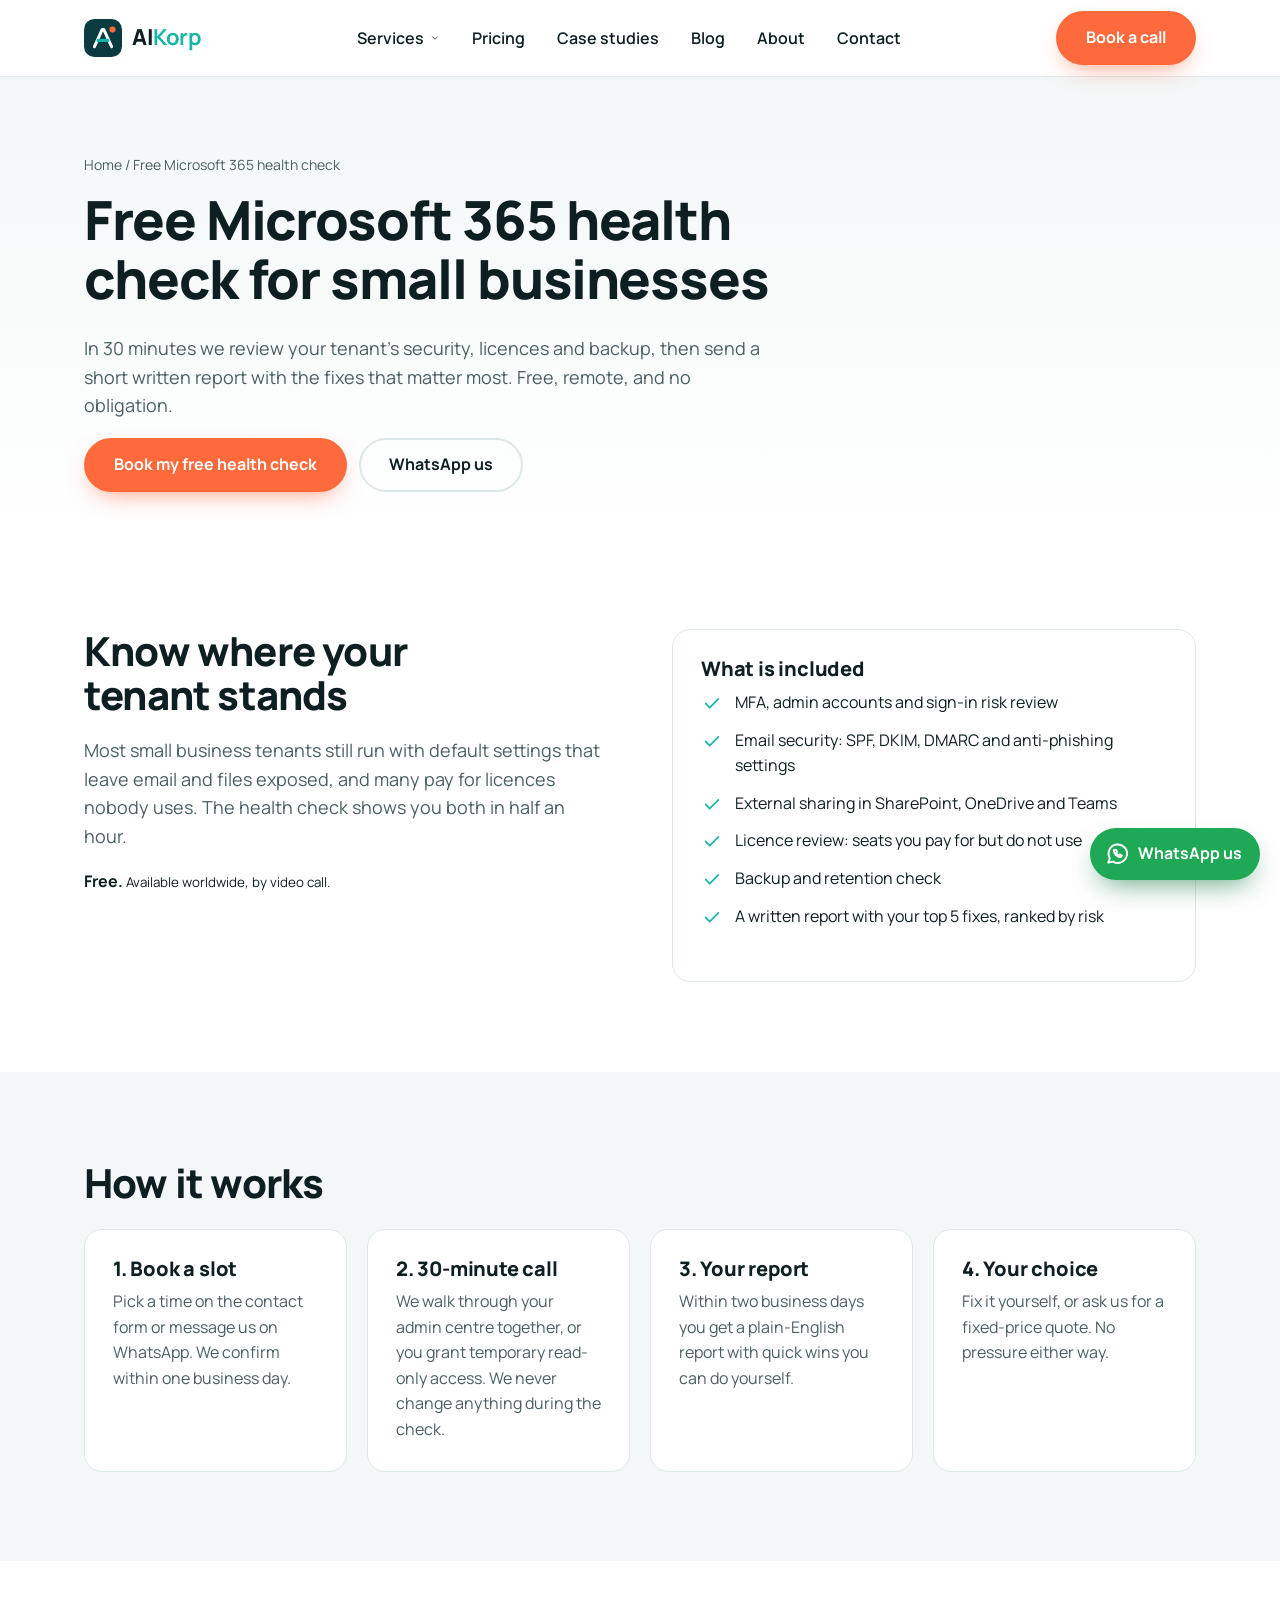
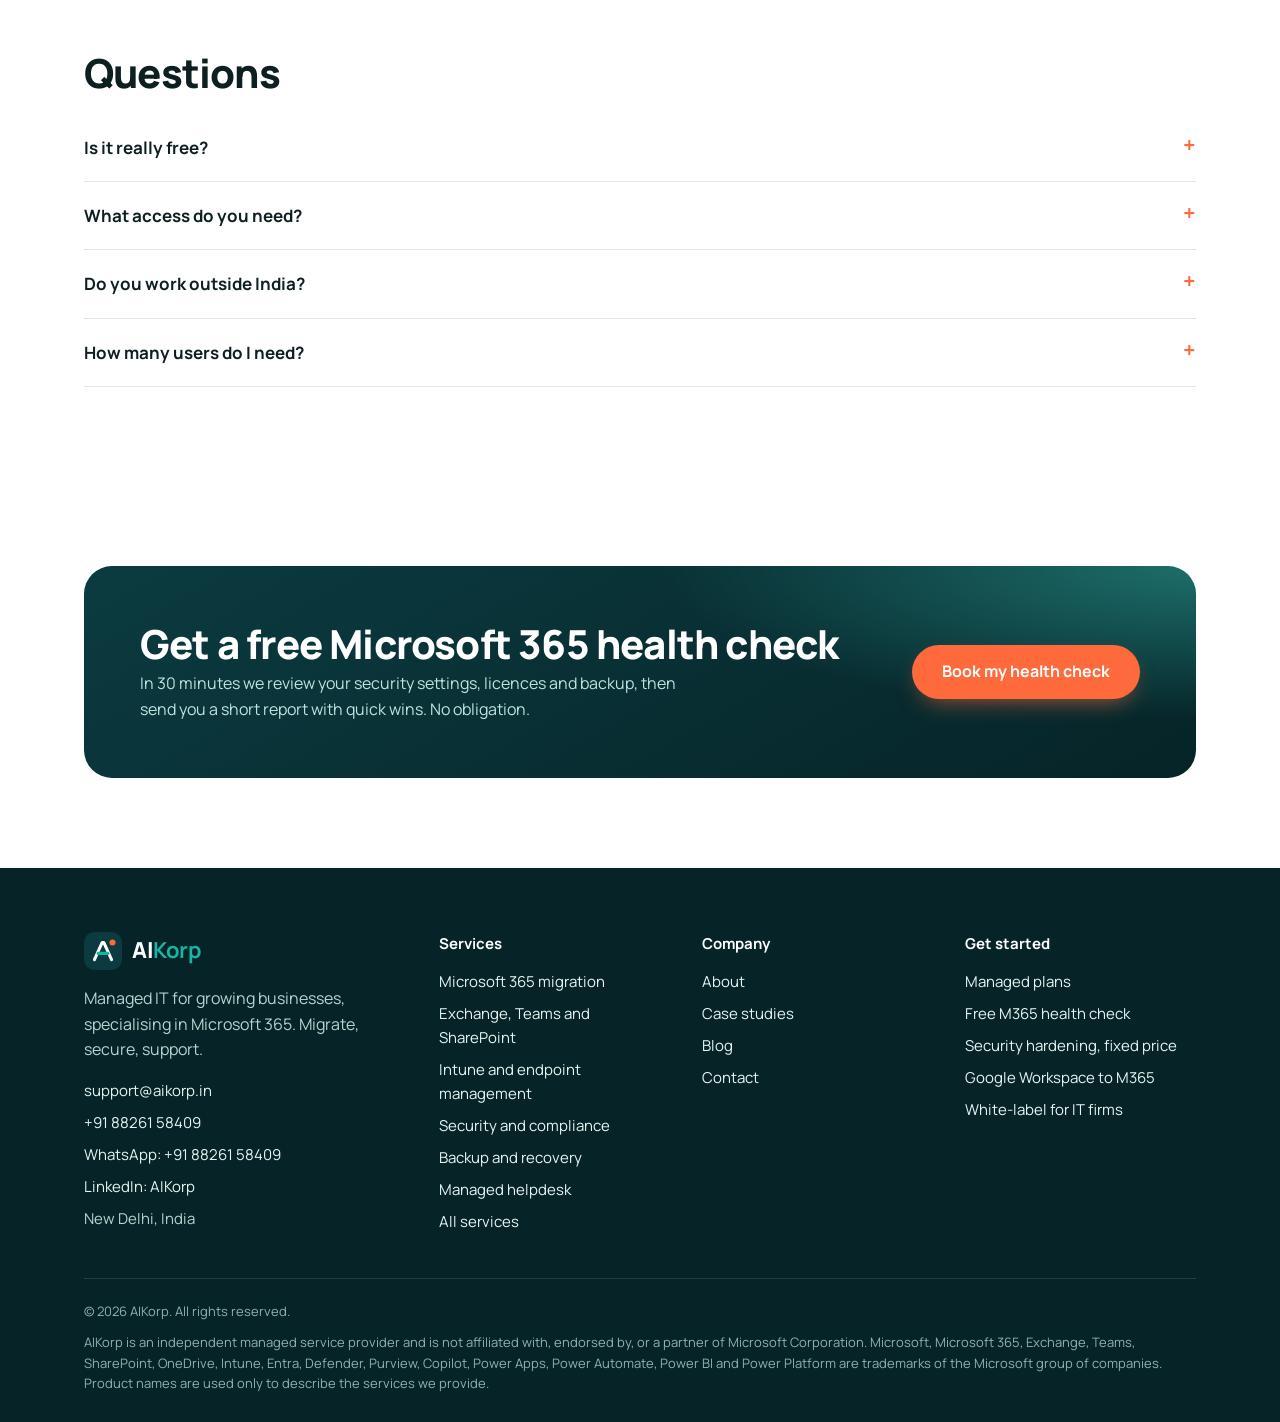
<file: microsoft-365-health-check.html>
<!DOCTYPE html>
<html lang="en">
<head>
<meta charset="utf-8">
<meta name="viewport" content="width=device-width, initial-scale=1">
<title>Free Microsoft 365 Health Check | AIKorp</title>
<meta name="description" content="A free 30-minute Microsoft 365 security, licence and backup review with a written report of your top fixes. Remote, worldwide, no obligation.">
<link rel="canonical" href="https://www.aikorp.in/microsoft-365-health-check.html">
<meta property="og:type" content="website">
<meta property="og:site_name" content="AIKorp">
<meta property="og:url" content="https://www.aikorp.in/microsoft-365-health-check.html">
<meta property="og:image" content="https://www.aikorp.in/assets/og.png">
<meta name="twitter:card" content="summary_large_image">
<meta property="og:title" content="Free Microsoft 365 Health Check | AIKorp">
<meta property="og:description" content="A free 30-minute Microsoft 365 security, licence and backup review with a written report of your top fixes. Remote, worldwide, no obligation.">
<link rel="preconnect" href="https://fonts.googleapis.com">
<link rel="preconnect" href="https://fonts.gstatic.com" crossorigin>
<link href="https://fonts.googleapis.com/css2?family=Manrope:wght@400;500;600;700;800&display=swap" rel="stylesheet">
<link rel="stylesheet" href="assets/styles.css">
<link rel="icon" href="data:image/svg+xml,<svg xmlns=%27http://www.w3.org/2000/svg%27 viewBox='0 0 40 40' aria-hidden='true'><rect width='40' height='40' rx='11' fill='%230b3b40'/><path d='M11 29 19.2 11h1.6L29 29' fill='none' stroke='%23fff' stroke-width='3.2' stroke-linecap='round' stroke-linejoin='round'/><path d='M14.8 22.5h10.4' stroke='%2317b5a5' stroke-width='3.2' stroke-linecap='round'/><circle cx='30' cy='11' r='3.2' fill='%23ff6a3d'/></svg>">
<script type="application/ld+json">{"@context": "https://schema.org", "@type": "FAQPage", "mainEntity": [{"@type": "Question", "name": "Is it really free?", "acceptedAnswer": {"@type": "Answer", "text": "Yes. The health check is how new customers get to know us. There is no charge and no contract."}}, {"@type": "Question", "name": "What access do you need?", "acceptedAnswer": {"@type": "Answer", "text": "Ideally a short screen-share with your Microsoft 365 admin. If you prefer, you can grant a temporary Global Reader role, which can see settings but cannot change them, and remove it afterwards."}}, {"@type": "Question", "name": "Do you work outside India?", "acceptedAnswer": {"@type": "Answer", "text": "Yes. We are based in New Delhi and support customers remotely in any time zone."}}, {"@type": "Question", "name": "How many users do I need?", "acceptedAnswer": {"@type": "Answer", "text": "Any size from 1 user up. It is most useful for businesses with 5 to 300 users."}}]}</script>
</head>
<body>
<a class="skip" href="#main" style="position:absolute;left:-999px">Skip to content</a>
<header class="site-header"><div class="wrap nav">
  <a class="logo" href="index.html" aria-label="AIKorp home"><svg viewBox="0 0 40 40" aria-hidden="true"><rect width="40" height="40" rx="11" fill="#0b3b40"/><path d="M11 29 19.2 11h1.6L29 29" fill="none" stroke="#fff" stroke-width="3.2" stroke-linecap="round" stroke-linejoin="round"/><path d="M14.8 22.5h10.4" stroke="#17b5a5" stroke-width="3.2" stroke-linecap="round"/><circle cx="30" cy="11" r="3.2" fill="#ff6a3d"/></svg><span>AI<b>Korp</b></span></a>
  <button class="burger" aria-label="Open menu" aria-expanded="false" aria-controls="menu"><svg viewBox="0 0 24 24" fill="none" stroke="currentColor" stroke-width="1.8" stroke-linecap="round" stroke-linejoin="round" aria-hidden="true"><path d="M4 7h16M4 12h16M4 17h16"/></svg></button>
  <ul class="menu" id="menu">
    <li class="has-drop"><button aria-expanded="false" aria-haspopup="true">Services <svg class="chev" viewBox="0 0 24 24" fill="none" stroke="currentColor" stroke-width="1.8" stroke-linecap="round" stroke-linejoin="round" aria-hidden="true"><path d="m6 9 6 6 6-6"/></svg></button>
      <div class="drop"><a href="services.html#migration"><span class="ico"><svg viewBox="0 0 24 24" fill="none" stroke="currentColor" stroke-width="1.8" stroke-linecap="round" stroke-linejoin="round" aria-hidden="true"><path d="M7 18a4.5 4.5 0 0 1-.6-9 6 6 0 0 1 11.4 1.5A3.8 3.8 0 0 1 17.5 18Z"/><path d="M12 16v-5m-2.2 2.2L12 11l2.2 2.2"/></svg></span><span><strong>Microsoft 365 migration</strong><span>Move email.</span></span></a><a href="services.html#collaboration"><span class="ico"><svg viewBox="0 0 24 24" fill="none" stroke="currentColor" stroke-width="1.8" stroke-linecap="round" stroke-linejoin="round" aria-hidden="true"><path d="M4 5h11a2 2 0 0 1 2 2v6a2 2 0 0 1-2 2H9l-4 3v-3H4a2 2 0 0 1-2-2V7a2 2 0 0 1 2-2Z"/><path d="M19 9h1a2 2 0 0 1 2 2v5a2 2 0 0 1-2 2h-1v2.5L16 18h-3"/></svg></span><span><strong>Exchange, Teams and SharePoint</strong><span>Set up and look after mail.</span></span></a><a href="services.html#endpoint"><span class="ico"><svg viewBox="0 0 24 24" fill="none" stroke="currentColor" stroke-width="1.8" stroke-linecap="round" stroke-linejoin="round" aria-hidden="true"><rect x="4" y="5" width="16" height="11" rx="1.5"/><path d="M2 19h20M10 9.5l2 2 3-3"/></svg></span><span><strong>Intune and endpoint management</strong><span>Every laptop and phone enrolled.</span></span></a><a href="services.html#security"><span class="ico"><svg viewBox="0 0 24 24" fill="none" stroke="currentColor" stroke-width="1.8" stroke-linecap="round" stroke-linejoin="round" aria-hidden="true"><path d="M12 3 4.5 6v5.5c0 4.6 3.1 8.2 7.5 9.5 4.4-1.3 7.5-4.9 7.5-9.5V6Z"/><path d="m9 12 2 2 4-4"/></svg></span><span><strong>Security and compliance</strong><span>Harden identity.</span></span></a><a href="services.html#backup"><span class="ico"><svg viewBox="0 0 24 24" fill="none" stroke="currentColor" stroke-width="1.8" stroke-linecap="round" stroke-linejoin="round" aria-hidden="true"><ellipse cx="12" cy="6" rx="7" ry="2.8"/><path d="M5 6v6c0 1.5 3.1 2.8 7 2.8M19 6v4"/><path d="M5 12v6c0 1.5 3.1 2.8 7 2.8"/><path d="M15.5 15.5a3.5 3.5 0 1 1 1 4.8M15.4 13.5v2.2h2.2"/></svg></span><span><strong>Backup and recovery</strong><span>Independent.</span></span></a><a href="services.html#helpdesk"><span class="ico"><svg viewBox="0 0 24 24" fill="none" stroke="currentColor" stroke-width="1.8" stroke-linecap="round" stroke-linejoin="round" aria-hidden="true"><path d="M4 14v-2a8 8 0 0 1 16 0v2"/><rect x="3" y="13" width="4" height="6" rx="1.5"/><rect x="17" y="13" width="4" height="6" rx="1.5"/><path d="M19 19c0 1.7-2 2.5-5 2.5"/></svg></span><span><strong>Managed helpdesk</strong><span>Friendly.</span></span></a><a href="services.html#copilot"><span class="ico"><svg viewBox="0 0 24 24" fill="none" stroke="currentColor" stroke-width="1.8" stroke-linecap="round" stroke-linejoin="round" aria-hidden="true"><path d="M12 3c.6 3.9 2.1 5.4 6 6-3.9.6-5.4 2.1-6 6-.6-3.9-2.1-5.4-6-6 3.9-.6 5.4-2.1 6-6Z"/><path d="M18.5 15c.3 1.7 1 2.3 2.5 2.5-1.6.3-2.2 1-2.5 2.5-.3-1.6-1-2.2-2.5-2.5 1.5-.2 2.2-.8 2.5-2.5Z"/></svg></span><span><strong>Copilot and AI readiness</strong><span>Get your data.</span></span></a><a href="services.html#power-platform"><span class="ico"><svg viewBox="0 0 24 24" fill="none" stroke="currentColor" stroke-width="1.8" stroke-linecap="round" stroke-linejoin="round" aria-hidden="true"><rect x="3" y="3" width="6" height="6" rx="1.5"/><rect x="15" y="15" width="6" height="6" rx="1.5"/><rect x="15" y="3" width="6" height="6" rx="1.5"/><path d="M9 6h6M18 9v6M6 9v6a3 3 0 0 0 3 3h6"/></svg></span><span><strong>Power Platform and automation</strong><span>Replace spreadsheets and manual steps.</span></span></a></div></li>
    <li><a href="pricing.html">Pricing</a></li><li><a href="cases.html">Case studies</a></li><li><a href="blog.html">Blog</a></li><li><a href="about.html">About</a></li><li><a href="contact.html">Contact</a></li>
    <li class="mobile-cta"><a class="btn btn-primary" href="contact.html">Book a call</a></li>
  </ul>
  <a class="btn btn-primary nav-cta" href="contact.html">Book a call</a>
</div></header>
<main id="main">

<section class="page-hero"><div class="wrap">
  <div class="crumbs"><a href="index.html">Home</a> / Free Microsoft 365 health check</div>
  <h1>Free Microsoft 365 health check for small businesses</h1>
  <p class="lead">In 30 minutes we review your tenant's security, licences and backup, then send a short written report with the fixes that matter most. Free, remote, and no obligation.</p>
  <div class="hero-actions"><a class="btn btn-primary" href="contact.html#assessment">Book my free health check</a><a class="btn btn-ghost" href="https://wa.me/918826158409">WhatsApp us</a></div>
</div></section>
<section class="band"><div class="wrap split" style="align-items:start">
  <div><h2>Know where your tenant stands</h2><p class="lead">Most small business tenants still run with default settings that leave email and files exposed, and many pay for licences nobody uses. The health check shows you both in half an hour.</p><p class="price" style="margin-top:18px"><strong>Free.</strong> <small>Available worldwide, by video call.</small></p></div>
  <div class="card"><h3>What is included</h3><ul class="checks"><li><svg viewBox="0 0 24 24" fill="none" stroke="currentColor" stroke-width="1.8" stroke-linecap="round" stroke-linejoin="round" aria-hidden="true"><path d="m5 12.5 4.5 4.5L19 7.5"/></svg><span>MFA, admin accounts and sign-in risk review</span></li><li><svg viewBox="0 0 24 24" fill="none" stroke="currentColor" stroke-width="1.8" stroke-linecap="round" stroke-linejoin="round" aria-hidden="true"><path d="m5 12.5 4.5 4.5L19 7.5"/></svg><span>Email security: SPF, DKIM, DMARC and anti-phishing settings</span></li><li><svg viewBox="0 0 24 24" fill="none" stroke="currentColor" stroke-width="1.8" stroke-linecap="round" stroke-linejoin="round" aria-hidden="true"><path d="m5 12.5 4.5 4.5L19 7.5"/></svg><span>External sharing in SharePoint, OneDrive and Teams</span></li><li><svg viewBox="0 0 24 24" fill="none" stroke="currentColor" stroke-width="1.8" stroke-linecap="round" stroke-linejoin="round" aria-hidden="true"><path d="m5 12.5 4.5 4.5L19 7.5"/></svg><span>Licence review: seats you pay for but do not use</span></li><li><svg viewBox="0 0 24 24" fill="none" stroke="currentColor" stroke-width="1.8" stroke-linecap="round" stroke-linejoin="round" aria-hidden="true"><path d="m5 12.5 4.5 4.5L19 7.5"/></svg><span>Backup and retention check</span></li><li><svg viewBox="0 0 24 24" fill="none" stroke="currentColor" stroke-width="1.8" stroke-linecap="round" stroke-linejoin="round" aria-hidden="true"><path d="m5 12.5 4.5 4.5L19 7.5"/></svg><span>A written report with your top 5 fixes, ranked by risk</span></li></ul></div>
</div></section>
<section class="band alt"><div class="wrap">
  <h2>How it works</h2>
  <div class="grid" style="margin-top:24px"><div class="card"><h3>1. Book a slot</h3><p>Pick a time on the contact form or message us on WhatsApp. We confirm within one business day.</p></div><div class="card"><h3>2. 30-minute call</h3><p>We walk through your admin centre together, or you grant temporary read-only access. We never change anything during the check.</p></div><div class="card"><h3>3. Your report</h3><p>Within two business days you get a plain-English report with quick wins you can do yourself.</p></div><div class="card"><h3>4. Your choice</h3><p>Fix it yourself, or ask us for a fixed-price quote. No pressure either way.</p></div></div>
</div></section>
<section class="band"><div class="wrap"><div class="faq"><h2>Questions</h2><details><summary>Is it really free?</summary><p>Yes. The health check is how new customers get to know us. There is no charge and no contract.</p></details><details><summary>What access do you need?</summary><p>Ideally a short screen-share with your Microsoft 365 admin. If you prefer, you can grant a temporary Global Reader role, which can see settings but cannot change them, and remove it afterwards.</p></details><details><summary>Do you work outside India?</summary><p>Yes. We are based in New Delhi and support customers remotely in any time zone.</p></details><details><summary>How many users do I need?</summary><p>Any size from 1 user up. It is most useful for businesses with 5 to 300 users.</p></details></div></div></section>
<section class="band"><div class="wrap"><div class="cta-band">
  <div><h2>Get a free Microsoft 365 health check</h2><p>In 30 minutes we review your security settings, licences and backup, then send you a short report with quick wins. No obligation.</p></div>
  <a class="btn btn-primary" href="microsoft-365-health-check.html">Book my health check</a>
</div></div></section>

</main>
<footer><div class="wrap">
  <div class="f-grid">
    <div><a class="logo" href="index.html"><svg viewBox="0 0 40 40" aria-hidden="true"><rect width="40" height="40" rx="11" fill="#0b3b40"/><path d="M11 29 19.2 11h1.6L29 29" fill="none" stroke="#fff" stroke-width="3.2" stroke-linecap="round" stroke-linejoin="round"/><path d="M14.8 22.5h10.4" stroke="#17b5a5" stroke-width="3.2" stroke-linecap="round"/><circle cx="30" cy="11" r="3.2" fill="#ff6a3d"/></svg><span>AI<b>Korp</b></span></a>
      <p style="margin-top:16px;max-width:36ch">Managed IT for growing businesses, specialising in Microsoft 365. Migrate, secure, support.</p>
      <ul><li><a href="mailto:support@aikorp.in">support@aikorp.in</a></li><li><a href="tel:+918826158409">+91 88261 58409</a></li><li><a href="https://wa.me/918826158409">WhatsApp: +91 88261 58409</a></li><li><a href="https://www.linkedin.com/company/aikorp/" target="_blank" rel="noopener">LinkedIn: AIKorp</a></li><li>New Delhi, India</li></ul></div>
    <div><h4>Services</h4><ul><li><a href="services.html#migration">Microsoft 365 migration</a></li><li><a href="services.html#collaboration">Exchange, Teams and SharePoint</a></li><li><a href="services.html#endpoint">Intune and endpoint management</a></li><li><a href="services.html#security">Security and compliance</a></li><li><a href="services.html#backup">Backup and recovery</a></li><li><a href="services.html#helpdesk">Managed helpdesk</a></li><li><a href="services.html">All services</a></li></ul></div>
    <div><h4>Company</h4><ul><li><a href="about.html">About</a></li><li><a href="cases.html">Case studies</a></li><li><a href="blog.html">Blog</a></li><li><a href="contact.html">Contact</a></li></ul></div>
    <div><h4>Get started</h4><ul><li><a href="pricing.html">Managed plans</a></li><li><a href="microsoft-365-health-check.html">Free M365 health check</a></li><li><a href="microsoft-365-security-hardening.html">Security hardening, fixed price</a></li><li><a href="google-workspace-to-microsoft-365-migration.html">Google Workspace to M365</a></li><li><a href="white-label-microsoft-365-support.html">White-label for IT firms</a></li></ul></div>
  </div>
  <div class="f-bottom">
    <span>© <span data-year>2026</span> AIKorp. All rights reserved.</span>
    <span>AIKorp is an independent managed service provider and is not affiliated with, endorsed by, or a partner of Microsoft Corporation. Microsoft, Microsoft 365, Exchange, Teams, SharePoint, OneDrive, Intune, Entra, Defender, Purview, Copilot, Power Apps, Power Automate, Power BI and Power Platform are trademarks of the Microsoft group of companies. Product names are used only to describe the services we provide.</span>
  </div>
</div></footer>
<a class="wa-float" href="https://wa.me/918826158409" aria-label="Chat with AIKorp on WhatsApp"><svg viewBox="0 0 24 24" fill="none" stroke="currentColor" stroke-width="1.8" stroke-linecap="round" stroke-linejoin="round" aria-hidden="true"><path d="M4 20l1.3-4.2A8.5 8.5 0 1 1 8.4 19Z"/><path d="M9 8.5c0 3.5 3 6.5 6.5 6.5l1-1.6-2-1-1 .8a4.5 4.5 0 0 1-2.2-2.2l.8-1-1-2Z"/></svg><span>WhatsApp us</span></a>
<script src="assets/main.js"></script>
</body>
</html>
</file>
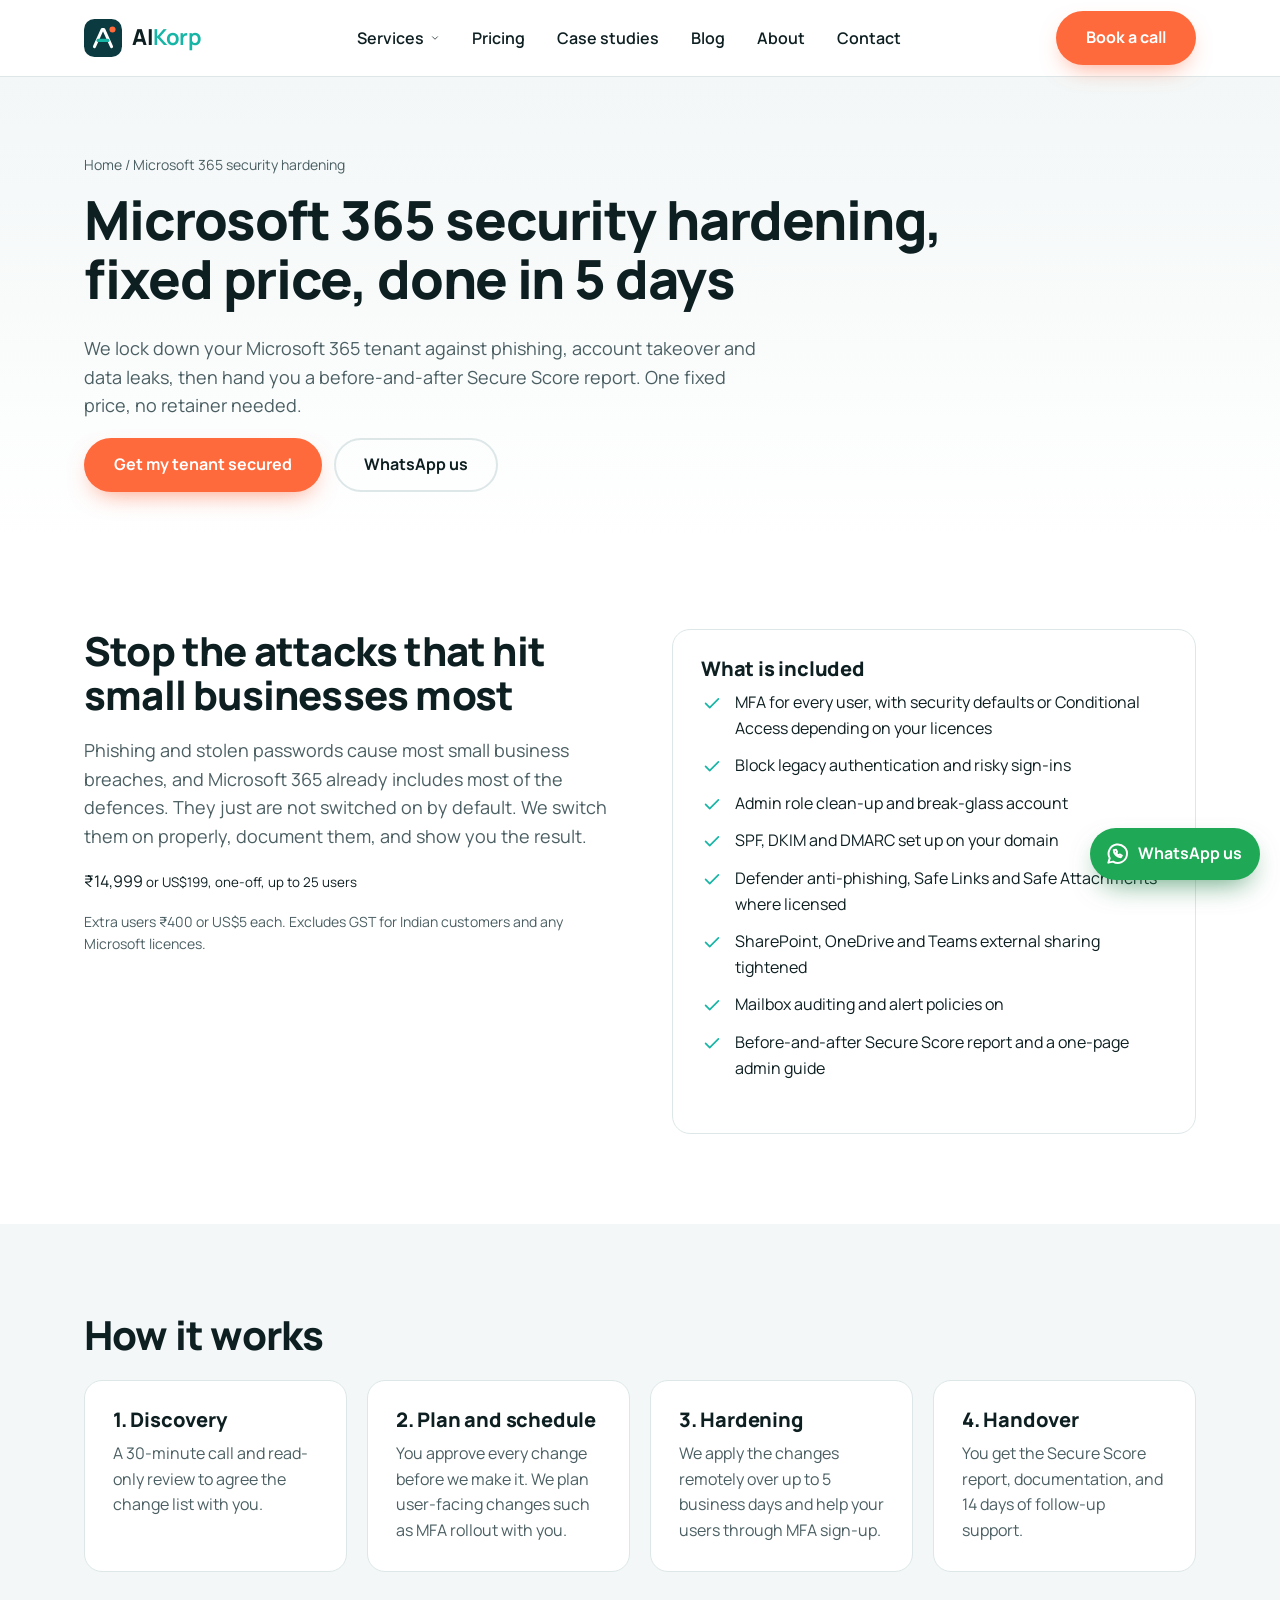
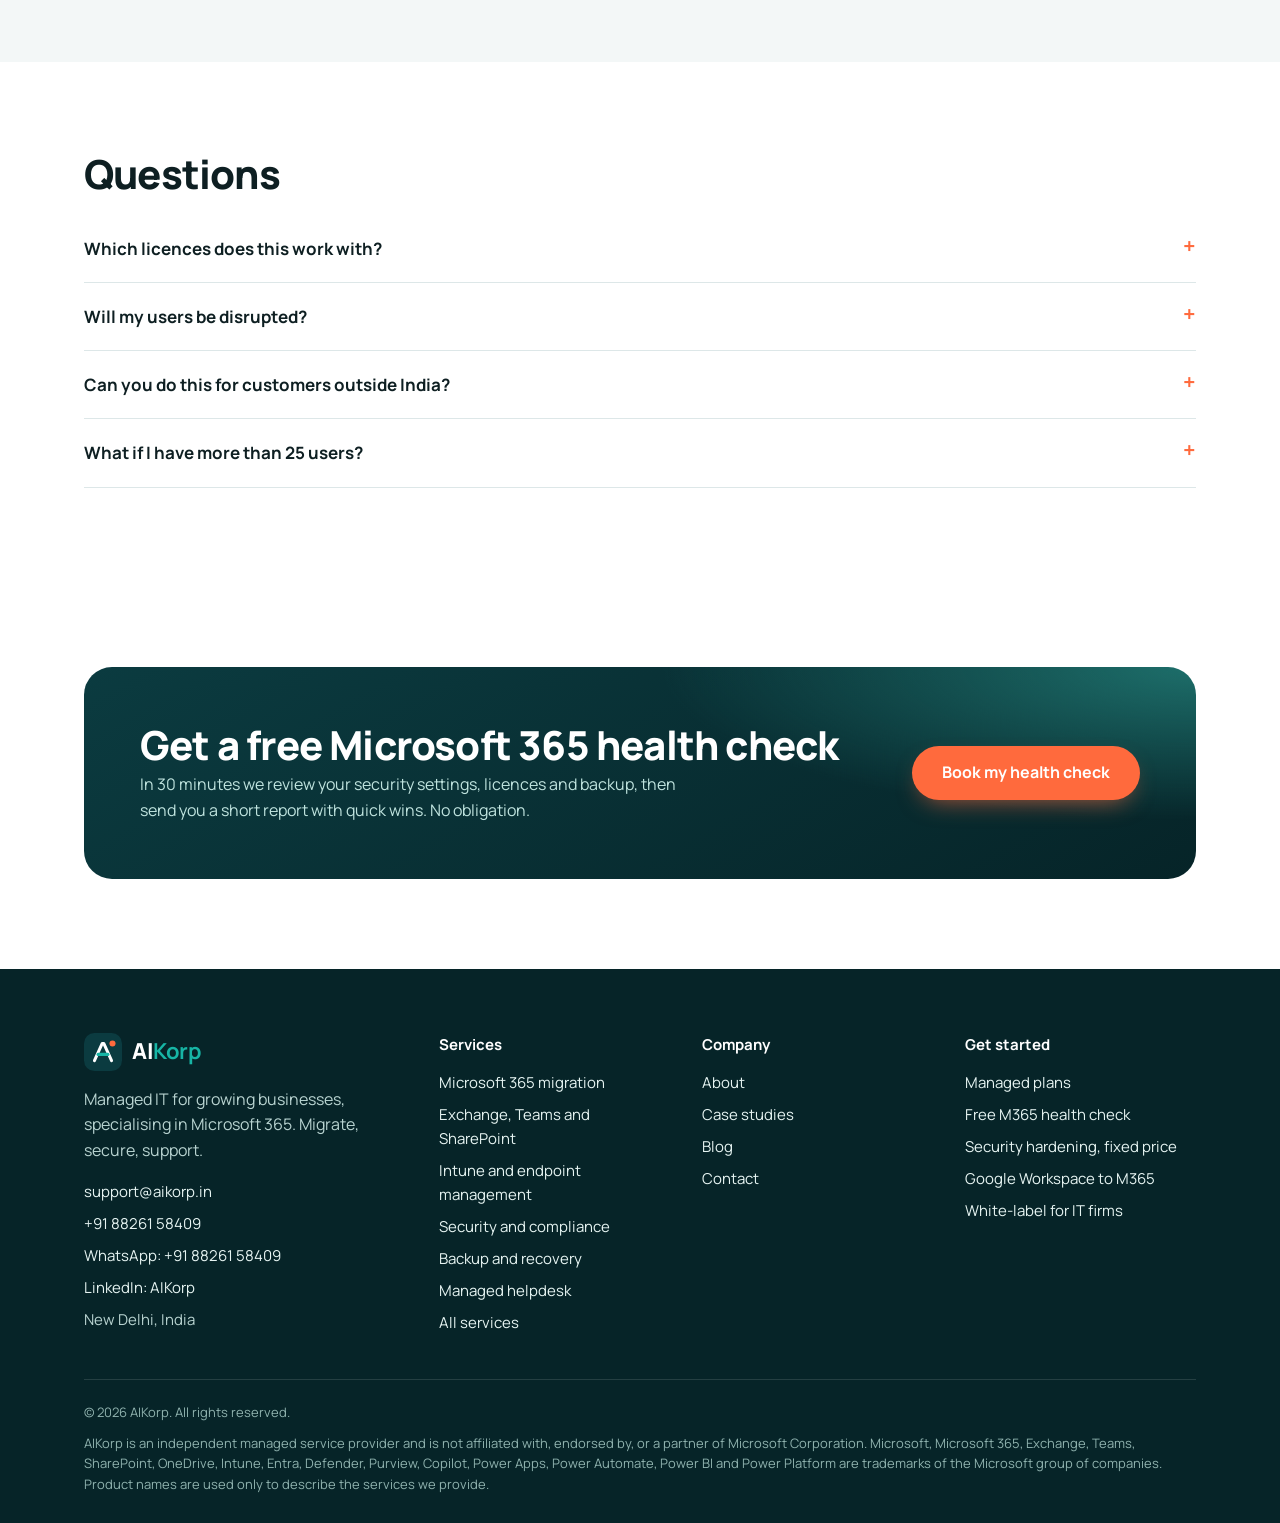
<file: microsoft-365-security-hardening.html>
<!DOCTYPE html>
<html lang="en">
<head>
<meta charset="utf-8">
<meta name="viewport" content="width=device-width, initial-scale=1">
<title>Microsoft 365 Security Hardening, Fixed Price | AIKorp</title>
<meta name="description" content="Fixed-price Microsoft 365 security hardening: MFA, legacy auth blocked, DMARC, Defender and sharing settings, with a before-and-after Secure Score report. ₹14,999 or US$199.">
<link rel="canonical" href="https://www.aikorp.in/microsoft-365-security-hardening.html">
<meta property="og:type" content="website">
<meta property="og:site_name" content="AIKorp">
<meta property="og:url" content="https://www.aikorp.in/microsoft-365-security-hardening.html">
<meta property="og:image" content="https://www.aikorp.in/assets/og.png">
<meta name="twitter:card" content="summary_large_image">
<meta property="og:title" content="Microsoft 365 Security Hardening, Fixed Price | AIKorp">
<meta property="og:description" content="Fixed-price Microsoft 365 security hardening: MFA, legacy auth blocked, DMARC, Defender and sharing settings, with a before-and-after Secure Score report. ₹14,999 or US$199.">
<link rel="preconnect" href="https://fonts.googleapis.com">
<link rel="preconnect" href="https://fonts.gstatic.com" crossorigin>
<link href="https://fonts.googleapis.com/css2?family=Manrope:wght@400;500;600;700;800&display=swap" rel="stylesheet">
<link rel="stylesheet" href="assets/styles.css">
<link rel="icon" href="data:image/svg+xml,<svg xmlns=%27http://www.w3.org/2000/svg%27 viewBox='0 0 40 40' aria-hidden='true'><rect width='40' height='40' rx='11' fill='%230b3b40'/><path d='M11 29 19.2 11h1.6L29 29' fill='none' stroke='%23fff' stroke-width='3.2' stroke-linecap='round' stroke-linejoin='round'/><path d='M14.8 22.5h10.4' stroke='%2317b5a5' stroke-width='3.2' stroke-linecap='round'/><circle cx='30' cy='11' r='3.2' fill='%23ff6a3d'/></svg>">
<script type="application/ld+json">{"@context": "https://schema.org", "@type": "FAQPage", "mainEntity": [{"@type": "Question", "name": "Which licences does this work with?", "acceptedAnswer": {"@type": "Answer", "text": "Business Basic, Standard and Premium, and Office 365 E1, E3 and E5. Some features, such as Conditional Access and Defender for Office 365, need Business Premium or an add-on, and we tell you up front what your licences include."}}, {"@type": "Question", "name": "Will my users be disrupted?", "acceptedAnswer": {"@type": "Answer", "text": "The only change most users notice is setting up MFA. We roll it out in stages and help anyone who gets stuck."}}, {"@type": "Question", "name": "Can you do this for customers outside India?", "acceptedAnswer": {"@type": "Answer", "text": "Yes. The work is fully remote and we schedule around your time zone. International customers are billed in US dollars."}}, {"@type": "Question", "name": "What if I have more than 25 users?", "acceptedAnswer": {"@type": "Answer", "text": "Each extra user is ₹400 or US$5. For more than 150 users, we quote after the discovery call."}}]}</script>
</head>
<body>
<a class="skip" href="#main" style="position:absolute;left:-999px">Skip to content</a>
<header class="site-header"><div class="wrap nav">
  <a class="logo" href="index.html" aria-label="AIKorp home"><svg viewBox="0 0 40 40" aria-hidden="true"><rect width="40" height="40" rx="11" fill="#0b3b40"/><path d="M11 29 19.2 11h1.6L29 29" fill="none" stroke="#fff" stroke-width="3.2" stroke-linecap="round" stroke-linejoin="round"/><path d="M14.8 22.5h10.4" stroke="#17b5a5" stroke-width="3.2" stroke-linecap="round"/><circle cx="30" cy="11" r="3.2" fill="#ff6a3d"/></svg><span>AI<b>Korp</b></span></a>
  <button class="burger" aria-label="Open menu" aria-expanded="false" aria-controls="menu"><svg viewBox="0 0 24 24" fill="none" stroke="currentColor" stroke-width="1.8" stroke-linecap="round" stroke-linejoin="round" aria-hidden="true"><path d="M4 7h16M4 12h16M4 17h16"/></svg></button>
  <ul class="menu" id="menu">
    <li class="has-drop"><button aria-expanded="false" aria-haspopup="true">Services <svg class="chev" viewBox="0 0 24 24" fill="none" stroke="currentColor" stroke-width="1.8" stroke-linecap="round" stroke-linejoin="round" aria-hidden="true"><path d="m6 9 6 6 6-6"/></svg></button>
      <div class="drop"><a href="services.html#migration"><span class="ico"><svg viewBox="0 0 24 24" fill="none" stroke="currentColor" stroke-width="1.8" stroke-linecap="round" stroke-linejoin="round" aria-hidden="true"><path d="M7 18a4.5 4.5 0 0 1-.6-9 6 6 0 0 1 11.4 1.5A3.8 3.8 0 0 1 17.5 18Z"/><path d="M12 16v-5m-2.2 2.2L12 11l2.2 2.2"/></svg></span><span><strong>Microsoft 365 migration</strong><span>Move email.</span></span></a><a href="services.html#collaboration"><span class="ico"><svg viewBox="0 0 24 24" fill="none" stroke="currentColor" stroke-width="1.8" stroke-linecap="round" stroke-linejoin="round" aria-hidden="true"><path d="M4 5h11a2 2 0 0 1 2 2v6a2 2 0 0 1-2 2H9l-4 3v-3H4a2 2 0 0 1-2-2V7a2 2 0 0 1 2-2Z"/><path d="M19 9h1a2 2 0 0 1 2 2v5a2 2 0 0 1-2 2h-1v2.5L16 18h-3"/></svg></span><span><strong>Exchange, Teams and SharePoint</strong><span>Set up and look after mail.</span></span></a><a href="services.html#endpoint"><span class="ico"><svg viewBox="0 0 24 24" fill="none" stroke="currentColor" stroke-width="1.8" stroke-linecap="round" stroke-linejoin="round" aria-hidden="true"><rect x="4" y="5" width="16" height="11" rx="1.5"/><path d="M2 19h20M10 9.5l2 2 3-3"/></svg></span><span><strong>Intune and endpoint management</strong><span>Every laptop and phone enrolled.</span></span></a><a href="services.html#security"><span class="ico"><svg viewBox="0 0 24 24" fill="none" stroke="currentColor" stroke-width="1.8" stroke-linecap="round" stroke-linejoin="round" aria-hidden="true"><path d="M12 3 4.5 6v5.5c0 4.6 3.1 8.2 7.5 9.5 4.4-1.3 7.5-4.9 7.5-9.5V6Z"/><path d="m9 12 2 2 4-4"/></svg></span><span><strong>Security and compliance</strong><span>Harden identity.</span></span></a><a href="services.html#backup"><span class="ico"><svg viewBox="0 0 24 24" fill="none" stroke="currentColor" stroke-width="1.8" stroke-linecap="round" stroke-linejoin="round" aria-hidden="true"><ellipse cx="12" cy="6" rx="7" ry="2.8"/><path d="M5 6v6c0 1.5 3.1 2.8 7 2.8M19 6v4"/><path d="M5 12v6c0 1.5 3.1 2.8 7 2.8"/><path d="M15.5 15.5a3.5 3.5 0 1 1 1 4.8M15.4 13.5v2.2h2.2"/></svg></span><span><strong>Backup and recovery</strong><span>Independent.</span></span></a><a href="services.html#helpdesk"><span class="ico"><svg viewBox="0 0 24 24" fill="none" stroke="currentColor" stroke-width="1.8" stroke-linecap="round" stroke-linejoin="round" aria-hidden="true"><path d="M4 14v-2a8 8 0 0 1 16 0v2"/><rect x="3" y="13" width="4" height="6" rx="1.5"/><rect x="17" y="13" width="4" height="6" rx="1.5"/><path d="M19 19c0 1.7-2 2.5-5 2.5"/></svg></span><span><strong>Managed helpdesk</strong><span>Friendly.</span></span></a><a href="services.html#copilot"><span class="ico"><svg viewBox="0 0 24 24" fill="none" stroke="currentColor" stroke-width="1.8" stroke-linecap="round" stroke-linejoin="round" aria-hidden="true"><path d="M12 3c.6 3.9 2.1 5.4 6 6-3.9.6-5.4 2.1-6 6-.6-3.9-2.1-5.4-6-6 3.9-.6 5.4-2.1 6-6Z"/><path d="M18.5 15c.3 1.7 1 2.3 2.5 2.5-1.6.3-2.2 1-2.5 2.5-.3-1.6-1-2.2-2.5-2.5 1.5-.2 2.2-.8 2.5-2.5Z"/></svg></span><span><strong>Copilot and AI readiness</strong><span>Get your data.</span></span></a><a href="services.html#power-platform"><span class="ico"><svg viewBox="0 0 24 24" fill="none" stroke="currentColor" stroke-width="1.8" stroke-linecap="round" stroke-linejoin="round" aria-hidden="true"><rect x="3" y="3" width="6" height="6" rx="1.5"/><rect x="15" y="15" width="6" height="6" rx="1.5"/><rect x="15" y="3" width="6" height="6" rx="1.5"/><path d="M9 6h6M18 9v6M6 9v6a3 3 0 0 0 3 3h6"/></svg></span><span><strong>Power Platform and automation</strong><span>Replace spreadsheets and manual steps.</span></span></a></div></li>
    <li><a href="pricing.html">Pricing</a></li><li><a href="cases.html">Case studies</a></li><li><a href="blog.html">Blog</a></li><li><a href="about.html">About</a></li><li><a href="contact.html">Contact</a></li>
    <li class="mobile-cta"><a class="btn btn-primary" href="contact.html">Book a call</a></li>
  </ul>
  <a class="btn btn-primary nav-cta" href="contact.html">Book a call</a>
</div></header>
<main id="main">

<section class="page-hero"><div class="wrap">
  <div class="crumbs"><a href="index.html">Home</a> / Microsoft 365 security hardening</div>
  <h1>Microsoft 365 security hardening, fixed price, done in 5 days</h1>
  <p class="lead">We lock down your Microsoft 365 tenant against phishing, account takeover and data leaks, then hand you a before-and-after Secure Score report. One fixed price, no retainer needed.</p>
  <div class="hero-actions"><a class="btn btn-primary" href="contact.html#hardening">Get my tenant secured</a><a class="btn btn-ghost" href="https://wa.me/918826158409">WhatsApp us</a></div>
</div></section>
<section class="band"><div class="wrap split" style="align-items:start">
  <div><h2>Stop the attacks that hit small businesses most</h2><p class="lead">Phishing and stolen passwords cause most small business breaches, and Microsoft 365 already includes most of the defences. They just are not switched on by default. We switch them on properly, document them, and show you the result.</p><p class="price" style="margin-top:18px">₹14,999 <small>or US$199, one-off, up to 25 users</small></p><p class="note">Extra users ₹400 or US$5 each. Excludes GST for Indian customers and any Microsoft licences.</p></div>
  <div class="card"><h3>What is included</h3><ul class="checks"><li><svg viewBox="0 0 24 24" fill="none" stroke="currentColor" stroke-width="1.8" stroke-linecap="round" stroke-linejoin="round" aria-hidden="true"><path d="m5 12.5 4.5 4.5L19 7.5"/></svg><span>MFA for every user, with security defaults or Conditional Access depending on your licences</span></li><li><svg viewBox="0 0 24 24" fill="none" stroke="currentColor" stroke-width="1.8" stroke-linecap="round" stroke-linejoin="round" aria-hidden="true"><path d="m5 12.5 4.5 4.5L19 7.5"/></svg><span>Block legacy authentication and risky sign-ins</span></li><li><svg viewBox="0 0 24 24" fill="none" stroke="currentColor" stroke-width="1.8" stroke-linecap="round" stroke-linejoin="round" aria-hidden="true"><path d="m5 12.5 4.5 4.5L19 7.5"/></svg><span>Admin role clean-up and break-glass account</span></li><li><svg viewBox="0 0 24 24" fill="none" stroke="currentColor" stroke-width="1.8" stroke-linecap="round" stroke-linejoin="round" aria-hidden="true"><path d="m5 12.5 4.5 4.5L19 7.5"/></svg><span>SPF, DKIM and DMARC set up on your domain</span></li><li><svg viewBox="0 0 24 24" fill="none" stroke="currentColor" stroke-width="1.8" stroke-linecap="round" stroke-linejoin="round" aria-hidden="true"><path d="m5 12.5 4.5 4.5L19 7.5"/></svg><span>Defender anti-phishing, Safe Links and Safe Attachments where licensed</span></li><li><svg viewBox="0 0 24 24" fill="none" stroke="currentColor" stroke-width="1.8" stroke-linecap="round" stroke-linejoin="round" aria-hidden="true"><path d="m5 12.5 4.5 4.5L19 7.5"/></svg><span>SharePoint, OneDrive and Teams external sharing tightened</span></li><li><svg viewBox="0 0 24 24" fill="none" stroke="currentColor" stroke-width="1.8" stroke-linecap="round" stroke-linejoin="round" aria-hidden="true"><path d="m5 12.5 4.5 4.5L19 7.5"/></svg><span>Mailbox auditing and alert policies on</span></li><li><svg viewBox="0 0 24 24" fill="none" stroke="currentColor" stroke-width="1.8" stroke-linecap="round" stroke-linejoin="round" aria-hidden="true"><path d="m5 12.5 4.5 4.5L19 7.5"/></svg><span>Before-and-after Secure Score report and a one-page admin guide</span></li></ul></div>
</div></section>
<section class="band alt"><div class="wrap">
  <h2>How it works</h2>
  <div class="grid" style="margin-top:24px"><div class="card"><h3>1. Discovery</h3><p>A 30-minute call and read-only review to agree the change list with you.</p></div><div class="card"><h3>2. Plan and schedule</h3><p>You approve every change before we make it. We plan user-facing changes such as MFA rollout with you.</p></div><div class="card"><h3>3. Hardening</h3><p>We apply the changes remotely over up to 5 business days and help your users through MFA sign-up.</p></div><div class="card"><h3>4. Handover</h3><p>You get the Secure Score report, documentation, and 14 days of follow-up support.</p></div></div>
</div></section>
<section class="band"><div class="wrap"><div class="faq"><h2>Questions</h2><details><summary>Which licences does this work with?</summary><p>Business Basic, Standard and Premium, and Office 365 E1, E3 and E5. Some features, such as Conditional Access and Defender for Office 365, need Business Premium or an add-on, and we tell you up front what your licences include.</p></details><details><summary>Will my users be disrupted?</summary><p>The only change most users notice is setting up MFA. We roll it out in stages and help anyone who gets stuck.</p></details><details><summary>Can you do this for customers outside India?</summary><p>Yes. The work is fully remote and we schedule around your time zone. International customers are billed in US dollars.</p></details><details><summary>What if I have more than 25 users?</summary><p>Each extra user is ₹400 or US$5. For more than 150 users, we quote after the discovery call.</p></details></div></div></section>
<section class="band"><div class="wrap"><div class="cta-band">
  <div><h2>Get a free Microsoft 365 health check</h2><p>In 30 minutes we review your security settings, licences and backup, then send you a short report with quick wins. No obligation.</p></div>
  <a class="btn btn-primary" href="microsoft-365-health-check.html">Book my health check</a>
</div></div></section>

</main>
<footer><div class="wrap">
  <div class="f-grid">
    <div><a class="logo" href="index.html"><svg viewBox="0 0 40 40" aria-hidden="true"><rect width="40" height="40" rx="11" fill="#0b3b40"/><path d="M11 29 19.2 11h1.6L29 29" fill="none" stroke="#fff" stroke-width="3.2" stroke-linecap="round" stroke-linejoin="round"/><path d="M14.8 22.5h10.4" stroke="#17b5a5" stroke-width="3.2" stroke-linecap="round"/><circle cx="30" cy="11" r="3.2" fill="#ff6a3d"/></svg><span>AI<b>Korp</b></span></a>
      <p style="margin-top:16px;max-width:36ch">Managed IT for growing businesses, specialising in Microsoft 365. Migrate, secure, support.</p>
      <ul><li><a href="mailto:support@aikorp.in">support@aikorp.in</a></li><li><a href="tel:+918826158409">+91 88261 58409</a></li><li><a href="https://wa.me/918826158409">WhatsApp: +91 88261 58409</a></li><li><a href="https://www.linkedin.com/company/aikorp/" target="_blank" rel="noopener">LinkedIn: AIKorp</a></li><li>New Delhi, India</li></ul></div>
    <div><h4>Services</h4><ul><li><a href="services.html#migration">Microsoft 365 migration</a></li><li><a href="services.html#collaboration">Exchange, Teams and SharePoint</a></li><li><a href="services.html#endpoint">Intune and endpoint management</a></li><li><a href="services.html#security">Security and compliance</a></li><li><a href="services.html#backup">Backup and recovery</a></li><li><a href="services.html#helpdesk">Managed helpdesk</a></li><li><a href="services.html">All services</a></li></ul></div>
    <div><h4>Company</h4><ul><li><a href="about.html">About</a></li><li><a href="cases.html">Case studies</a></li><li><a href="blog.html">Blog</a></li><li><a href="contact.html">Contact</a></li></ul></div>
    <div><h4>Get started</h4><ul><li><a href="pricing.html">Managed plans</a></li><li><a href="microsoft-365-health-check.html">Free M365 health check</a></li><li><a href="microsoft-365-security-hardening.html">Security hardening, fixed price</a></li><li><a href="google-workspace-to-microsoft-365-migration.html">Google Workspace to M365</a></li><li><a href="white-label-microsoft-365-support.html">White-label for IT firms</a></li></ul></div>
  </div>
  <div class="f-bottom">
    <span>© <span data-year>2026</span> AIKorp. All rights reserved.</span>
    <span>AIKorp is an independent managed service provider and is not affiliated with, endorsed by, or a partner of Microsoft Corporation. Microsoft, Microsoft 365, Exchange, Teams, SharePoint, OneDrive, Intune, Entra, Defender, Purview, Copilot, Power Apps, Power Automate, Power BI and Power Platform are trademarks of the Microsoft group of companies. Product names are used only to describe the services we provide.</span>
  </div>
</div></footer>
<a class="wa-float" href="https://wa.me/918826158409" aria-label="Chat with AIKorp on WhatsApp"><svg viewBox="0 0 24 24" fill="none" stroke="currentColor" stroke-width="1.8" stroke-linecap="round" stroke-linejoin="round" aria-hidden="true"><path d="M4 20l1.3-4.2A8.5 8.5 0 1 1 8.4 19Z"/><path d="M9 8.5c0 3.5 3 6.5 6.5 6.5l1-1.6-2-1-1 .8a4.5 4.5 0 0 1-2.2-2.2l.8-1-1-2Z"/></svg><span>WhatsApp us</span></a>
<script src="assets/main.js"></script>
</body>
</html>
</file>
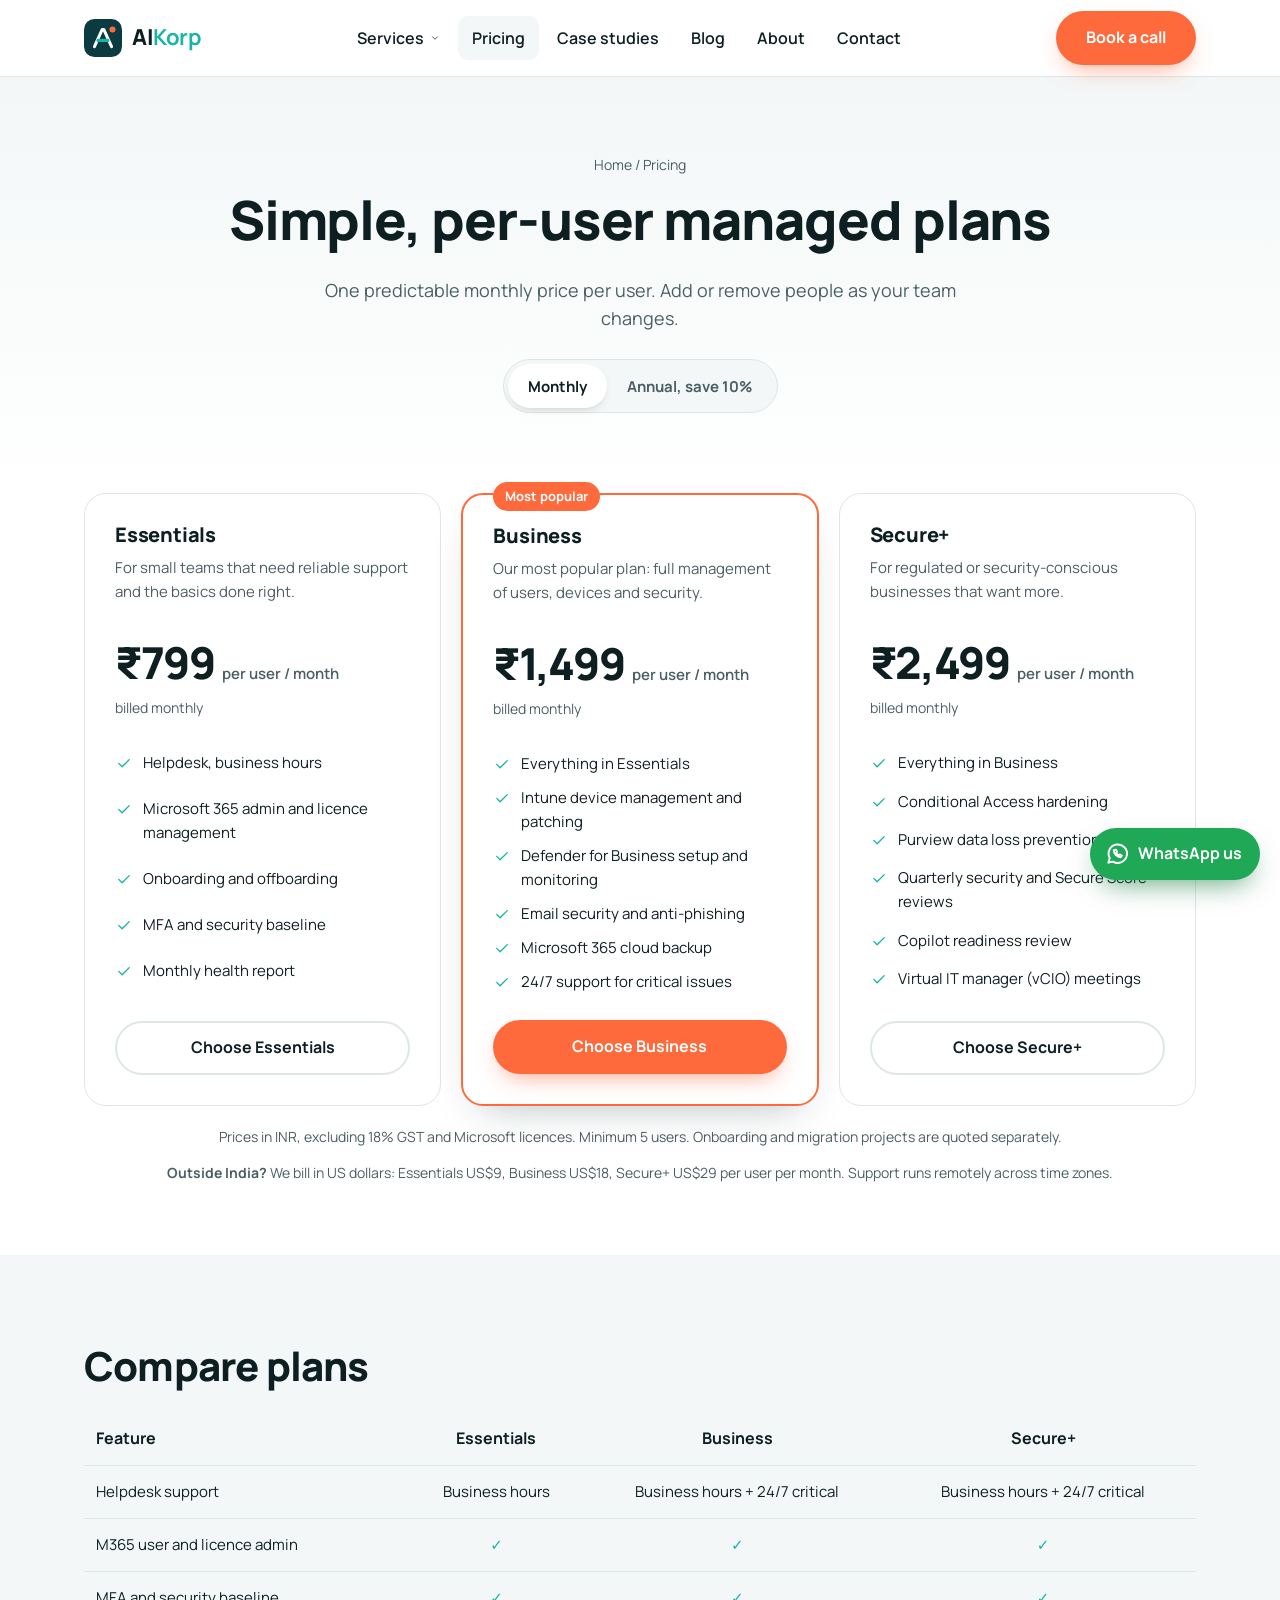
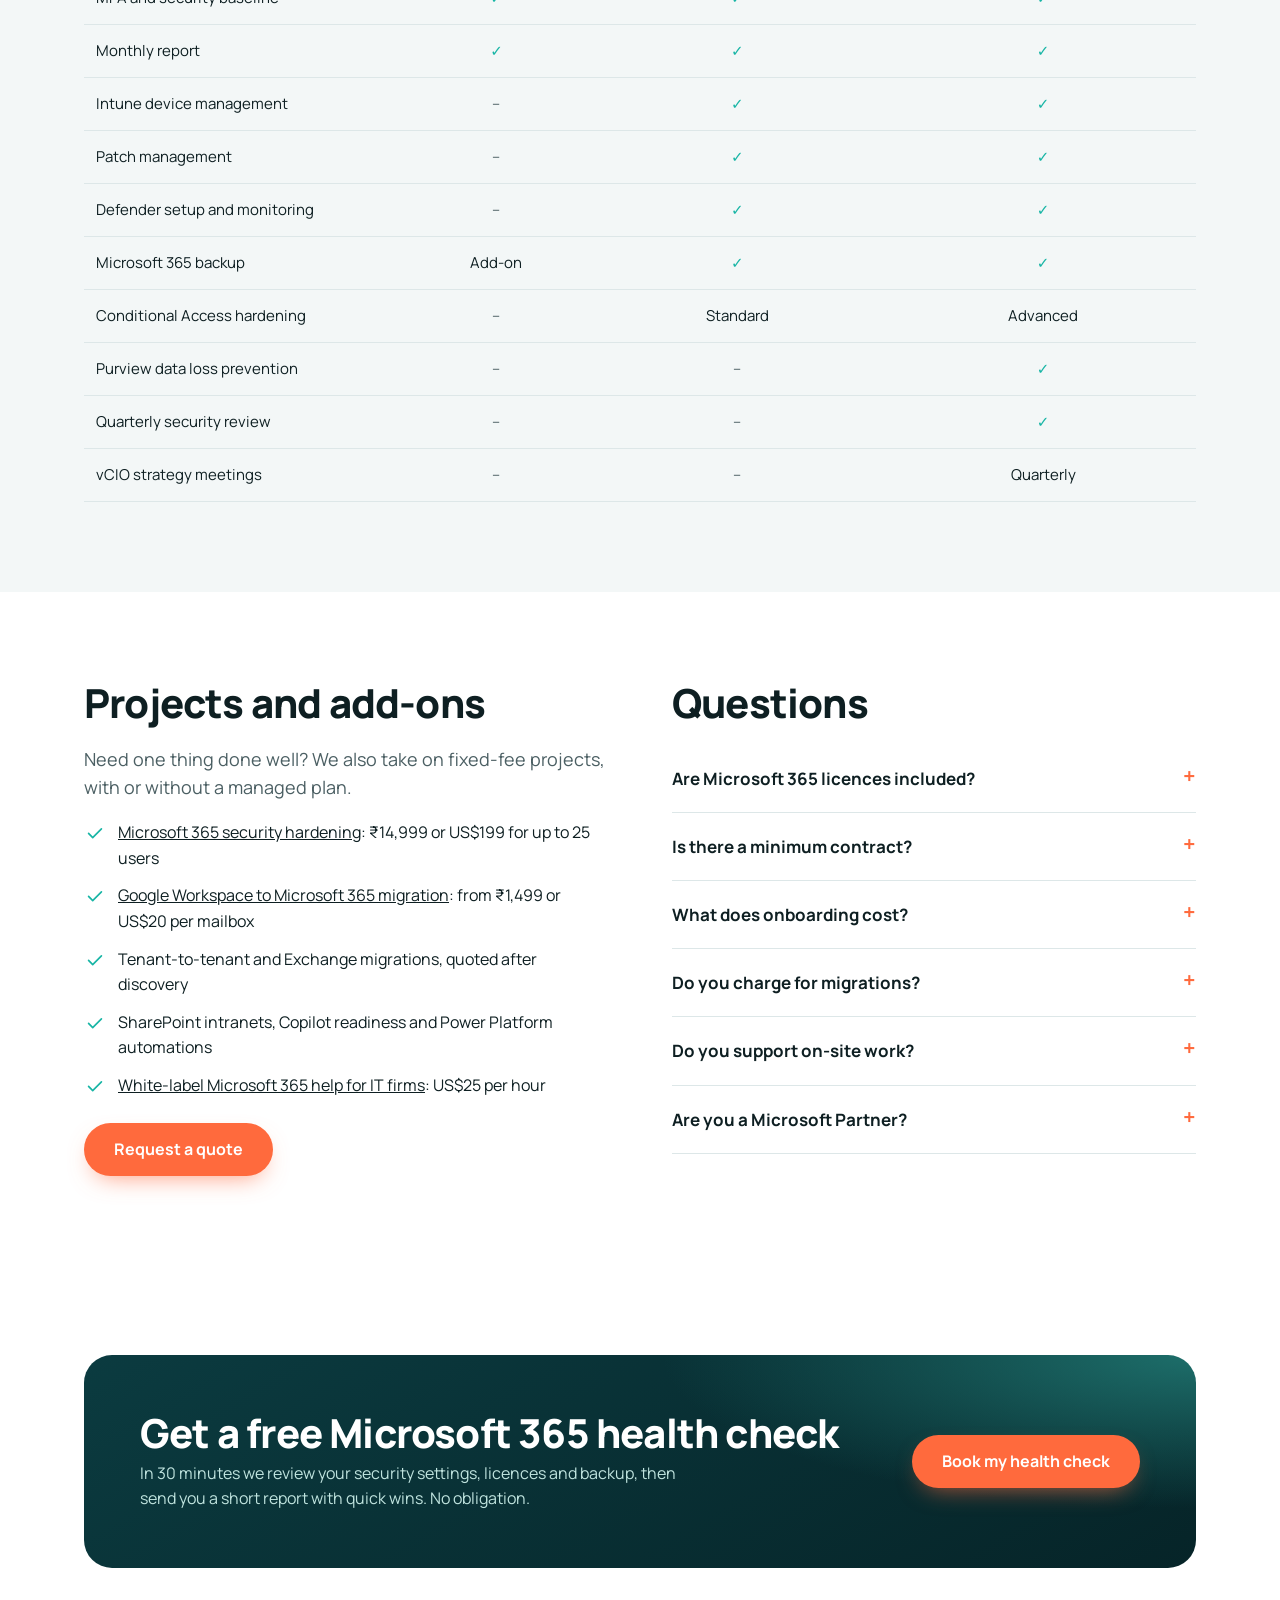
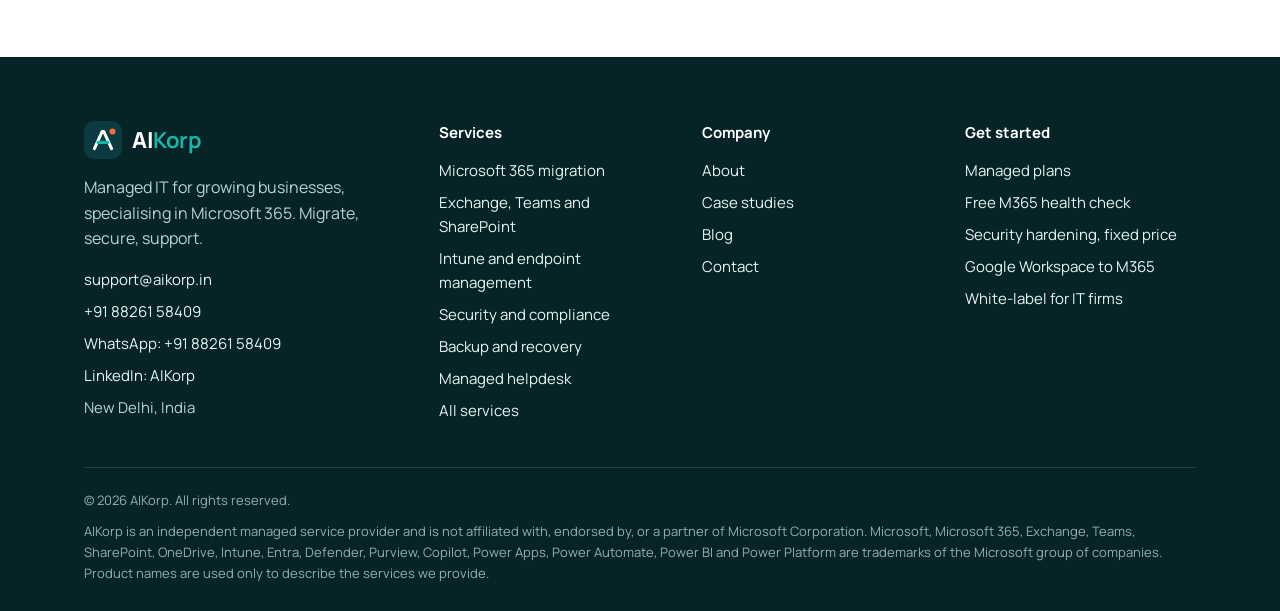
<file: pricing.html>
<!DOCTYPE html>
<html lang="en">
<head>
<meta charset="utf-8">
<meta name="viewport" content="width=device-width, initial-scale=1">
<title>Pricing | AIKorp</title>
<meta name="description" content="Per-user managed Microsoft 365 plans from AIKorp: Essentials, Business and Secure+.">
<link rel="canonical" href="https://www.aikorp.in/pricing.html">
<meta property="og:type" content="website">
<meta property="og:site_name" content="AIKorp">
<meta property="og:url" content="https://www.aikorp.in/pricing.html">
<meta property="og:image" content="https://www.aikorp.in/assets/og.png">
<meta name="twitter:card" content="summary_large_image">
<meta property="og:title" content="Pricing | AIKorp">
<meta property="og:description" content="Per-user managed Microsoft 365 plans from AIKorp: Essentials, Business and Secure+.">
<link rel="preconnect" href="https://fonts.googleapis.com">
<link rel="preconnect" href="https://fonts.gstatic.com" crossorigin>
<link href="https://fonts.googleapis.com/css2?family=Manrope:wght@400;500;600;700;800&display=swap" rel="stylesheet">
<link rel="stylesheet" href="assets/styles.css">
<link rel="icon" href="data:image/svg+xml,<svg xmlns=%27http://www.w3.org/2000/svg%27 viewBox='0 0 40 40' aria-hidden='true'><rect width='40' height='40' rx='11' fill='%230b3b40'/><path d='M11 29 19.2 11h1.6L29 29' fill='none' stroke='%23fff' stroke-width='3.2' stroke-linecap='round' stroke-linejoin='round'/><path d='M14.8 22.5h10.4' stroke='%2317b5a5' stroke-width='3.2' stroke-linecap='round'/><circle cx='30' cy='11' r='3.2' fill='%23ff6a3d'/></svg>">
</head>
<body>
<a class="skip" href="#main" style="position:absolute;left:-999px">Skip to content</a>
<header class="site-header"><div class="wrap nav">
  <a class="logo" href="index.html" aria-label="AIKorp home"><svg viewBox="0 0 40 40" aria-hidden="true"><rect width="40" height="40" rx="11" fill="#0b3b40"/><path d="M11 29 19.2 11h1.6L29 29" fill="none" stroke="#fff" stroke-width="3.2" stroke-linecap="round" stroke-linejoin="round"/><path d="M14.8 22.5h10.4" stroke="#17b5a5" stroke-width="3.2" stroke-linecap="round"/><circle cx="30" cy="11" r="3.2" fill="#ff6a3d"/></svg><span>AI<b>Korp</b></span></a>
  <button class="burger" aria-label="Open menu" aria-expanded="false" aria-controls="menu"><svg viewBox="0 0 24 24" fill="none" stroke="currentColor" stroke-width="1.8" stroke-linecap="round" stroke-linejoin="round" aria-hidden="true"><path d="M4 7h16M4 12h16M4 17h16"/></svg></button>
  <ul class="menu" id="menu">
    <li class="has-drop"><button aria-expanded="false" aria-haspopup="true">Services <svg class="chev" viewBox="0 0 24 24" fill="none" stroke="currentColor" stroke-width="1.8" stroke-linecap="round" stroke-linejoin="round" aria-hidden="true"><path d="m6 9 6 6 6-6"/></svg></button>
      <div class="drop"><a href="services.html#migration"><span class="ico"><svg viewBox="0 0 24 24" fill="none" stroke="currentColor" stroke-width="1.8" stroke-linecap="round" stroke-linejoin="round" aria-hidden="true"><path d="M7 18a4.5 4.5 0 0 1-.6-9 6 6 0 0 1 11.4 1.5A3.8 3.8 0 0 1 17.5 18Z"/><path d="M12 16v-5m-2.2 2.2L12 11l2.2 2.2"/></svg></span><span><strong>Microsoft 365 migration</strong><span>Move email.</span></span></a><a href="services.html#collaboration"><span class="ico"><svg viewBox="0 0 24 24" fill="none" stroke="currentColor" stroke-width="1.8" stroke-linecap="round" stroke-linejoin="round" aria-hidden="true"><path d="M4 5h11a2 2 0 0 1 2 2v6a2 2 0 0 1-2 2H9l-4 3v-3H4a2 2 0 0 1-2-2V7a2 2 0 0 1 2-2Z"/><path d="M19 9h1a2 2 0 0 1 2 2v5a2 2 0 0 1-2 2h-1v2.5L16 18h-3"/></svg></span><span><strong>Exchange, Teams and SharePoint</strong><span>Set up and look after mail.</span></span></a><a href="services.html#endpoint"><span class="ico"><svg viewBox="0 0 24 24" fill="none" stroke="currentColor" stroke-width="1.8" stroke-linecap="round" stroke-linejoin="round" aria-hidden="true"><rect x="4" y="5" width="16" height="11" rx="1.5"/><path d="M2 19h20M10 9.5l2 2 3-3"/></svg></span><span><strong>Intune and endpoint management</strong><span>Every laptop and phone enrolled.</span></span></a><a href="services.html#security"><span class="ico"><svg viewBox="0 0 24 24" fill="none" stroke="currentColor" stroke-width="1.8" stroke-linecap="round" stroke-linejoin="round" aria-hidden="true"><path d="M12 3 4.5 6v5.5c0 4.6 3.1 8.2 7.5 9.5 4.4-1.3 7.5-4.9 7.5-9.5V6Z"/><path d="m9 12 2 2 4-4"/></svg></span><span><strong>Security and compliance</strong><span>Harden identity.</span></span></a><a href="services.html#backup"><span class="ico"><svg viewBox="0 0 24 24" fill="none" stroke="currentColor" stroke-width="1.8" stroke-linecap="round" stroke-linejoin="round" aria-hidden="true"><ellipse cx="12" cy="6" rx="7" ry="2.8"/><path d="M5 6v6c0 1.5 3.1 2.8 7 2.8M19 6v4"/><path d="M5 12v6c0 1.5 3.1 2.8 7 2.8"/><path d="M15.5 15.5a3.5 3.5 0 1 1 1 4.8M15.4 13.5v2.2h2.2"/></svg></span><span><strong>Backup and recovery</strong><span>Independent.</span></span></a><a href="services.html#helpdesk"><span class="ico"><svg viewBox="0 0 24 24" fill="none" stroke="currentColor" stroke-width="1.8" stroke-linecap="round" stroke-linejoin="round" aria-hidden="true"><path d="M4 14v-2a8 8 0 0 1 16 0v2"/><rect x="3" y="13" width="4" height="6" rx="1.5"/><rect x="17" y="13" width="4" height="6" rx="1.5"/><path d="M19 19c0 1.7-2 2.5-5 2.5"/></svg></span><span><strong>Managed helpdesk</strong><span>Friendly.</span></span></a><a href="services.html#copilot"><span class="ico"><svg viewBox="0 0 24 24" fill="none" stroke="currentColor" stroke-width="1.8" stroke-linecap="round" stroke-linejoin="round" aria-hidden="true"><path d="M12 3c.6 3.9 2.1 5.4 6 6-3.9.6-5.4 2.1-6 6-.6-3.9-2.1-5.4-6-6 3.9-.6 5.4-2.1 6-6Z"/><path d="M18.5 15c.3 1.7 1 2.3 2.5 2.5-1.6.3-2.2 1-2.5 2.5-.3-1.6-1-2.2-2.5-2.5 1.5-.2 2.2-.8 2.5-2.5Z"/></svg></span><span><strong>Copilot and AI readiness</strong><span>Get your data.</span></span></a><a href="services.html#power-platform"><span class="ico"><svg viewBox="0 0 24 24" fill="none" stroke="currentColor" stroke-width="1.8" stroke-linecap="round" stroke-linejoin="round" aria-hidden="true"><rect x="3" y="3" width="6" height="6" rx="1.5"/><rect x="15" y="15" width="6" height="6" rx="1.5"/><rect x="15" y="3" width="6" height="6" rx="1.5"/><path d="M9 6h6M18 9v6M6 9v6a3 3 0 0 0 3 3h6"/></svg></span><span><strong>Power Platform and automation</strong><span>Replace spreadsheets and manual steps.</span></span></a></div></li>
    <li><a href="pricing.html" aria-current="page">Pricing</a></li><li><a href="cases.html">Case studies</a></li><li><a href="blog.html">Blog</a></li><li><a href="about.html">About</a></li><li><a href="contact.html">Contact</a></li>
    <li class="mobile-cta"><a class="btn btn-primary" href="contact.html">Book a call</a></li>
  </ul>
  <a class="btn btn-primary nav-cta" href="contact.html">Book a call</a>
</div></header>
<main id="main">

<section class="page-hero"><div class="wrap center">
  <div class="crumbs"><a href="index.html">Home</a> / Pricing</div>
  <h1>Simple, per-user managed plans</h1>
  <p class="lead">One predictable monthly price per user. Add or remove people as your team changes.</p>
  <div class="toggle" role="group" aria-label="Billing period"><button data-mode="monthly" aria-pressed="true">Monthly</button><button data-mode="annual" aria-pressed="false">Annual, save 10%</button></div>
</div></section>
<section style="padding-bottom:56px"><div class="wrap">
  <div class="plans"><div class="plan">
  <h3>Essentials</h3><p class="for">For small teams that need reliable support and the basics done right.</p>
  <p class="price"><span data-monthly="799">₹799</span> <small>per user / month</small></p><p class="note" data-term>billed monthly</p>
  <ul><li><svg viewBox="0 0 24 24" fill="none" stroke="currentColor" stroke-width="1.8" stroke-linecap="round" stroke-linejoin="round" aria-hidden="true"><path d="m5 12.5 4.5 4.5L19 7.5"/></svg><span>Helpdesk, business hours</span></li><li><svg viewBox="0 0 24 24" fill="none" stroke="currentColor" stroke-width="1.8" stroke-linecap="round" stroke-linejoin="round" aria-hidden="true"><path d="m5 12.5 4.5 4.5L19 7.5"/></svg><span>Microsoft 365 admin and licence management</span></li><li><svg viewBox="0 0 24 24" fill="none" stroke="currentColor" stroke-width="1.8" stroke-linecap="round" stroke-linejoin="round" aria-hidden="true"><path d="m5 12.5 4.5 4.5L19 7.5"/></svg><span>Onboarding and offboarding</span></li><li><svg viewBox="0 0 24 24" fill="none" stroke="currentColor" stroke-width="1.8" stroke-linecap="round" stroke-linejoin="round" aria-hidden="true"><path d="m5 12.5 4.5 4.5L19 7.5"/></svg><span>MFA and security baseline</span></li><li><svg viewBox="0 0 24 24" fill="none" stroke="currentColor" stroke-width="1.8" stroke-linecap="round" stroke-linejoin="round" aria-hidden="true"><path d="m5 12.5 4.5 4.5L19 7.5"/></svg><span>Monthly health report</span></li></ul>
  <a class="btn btn-ghost" href="contact.html#plan-essentials">Choose Essentials</a>
</div><div class="plan pop"><span class="tag">Most popular</span>
  <h3>Business</h3><p class="for">Our most popular plan: full management of users, devices and security.</p>
  <p class="price"><span data-monthly="1499">₹1,499</span> <small>per user / month</small></p><p class="note" data-term>billed monthly</p>
  <ul><li><svg viewBox="0 0 24 24" fill="none" stroke="currentColor" stroke-width="1.8" stroke-linecap="round" stroke-linejoin="round" aria-hidden="true"><path d="m5 12.5 4.5 4.5L19 7.5"/></svg><span>Everything in Essentials</span></li><li><svg viewBox="0 0 24 24" fill="none" stroke="currentColor" stroke-width="1.8" stroke-linecap="round" stroke-linejoin="round" aria-hidden="true"><path d="m5 12.5 4.5 4.5L19 7.5"/></svg><span>Intune device management and patching</span></li><li><svg viewBox="0 0 24 24" fill="none" stroke="currentColor" stroke-width="1.8" stroke-linecap="round" stroke-linejoin="round" aria-hidden="true"><path d="m5 12.5 4.5 4.5L19 7.5"/></svg><span>Defender for Business setup and monitoring</span></li><li><svg viewBox="0 0 24 24" fill="none" stroke="currentColor" stroke-width="1.8" stroke-linecap="round" stroke-linejoin="round" aria-hidden="true"><path d="m5 12.5 4.5 4.5L19 7.5"/></svg><span>Email security and anti-phishing</span></li><li><svg viewBox="0 0 24 24" fill="none" stroke="currentColor" stroke-width="1.8" stroke-linecap="round" stroke-linejoin="round" aria-hidden="true"><path d="m5 12.5 4.5 4.5L19 7.5"/></svg><span>Microsoft 365 cloud backup</span></li><li><svg viewBox="0 0 24 24" fill="none" stroke="currentColor" stroke-width="1.8" stroke-linecap="round" stroke-linejoin="round" aria-hidden="true"><path d="m5 12.5 4.5 4.5L19 7.5"/></svg><span>24/7 support for critical issues</span></li></ul>
  <a class="btn btn-primary" href="contact.html#plan-business">Choose Business</a>
</div><div class="plan">
  <h3>Secure+</h3><p class="for">For regulated or security-conscious businesses that want more.</p>
  <p class="price"><span data-monthly="2499">₹2,499</span> <small>per user / month</small></p><p class="note" data-term>billed monthly</p>
  <ul><li><svg viewBox="0 0 24 24" fill="none" stroke="currentColor" stroke-width="1.8" stroke-linecap="round" stroke-linejoin="round" aria-hidden="true"><path d="m5 12.5 4.5 4.5L19 7.5"/></svg><span>Everything in Business</span></li><li><svg viewBox="0 0 24 24" fill="none" stroke="currentColor" stroke-width="1.8" stroke-linecap="round" stroke-linejoin="round" aria-hidden="true"><path d="m5 12.5 4.5 4.5L19 7.5"/></svg><span>Conditional Access hardening</span></li><li><svg viewBox="0 0 24 24" fill="none" stroke="currentColor" stroke-width="1.8" stroke-linecap="round" stroke-linejoin="round" aria-hidden="true"><path d="m5 12.5 4.5 4.5L19 7.5"/></svg><span>Purview data loss prevention</span></li><li><svg viewBox="0 0 24 24" fill="none" stroke="currentColor" stroke-width="1.8" stroke-linecap="round" stroke-linejoin="round" aria-hidden="true"><path d="m5 12.5 4.5 4.5L19 7.5"/></svg><span>Quarterly security and Secure Score reviews</span></li><li><svg viewBox="0 0 24 24" fill="none" stroke="currentColor" stroke-width="1.8" stroke-linecap="round" stroke-linejoin="round" aria-hidden="true"><path d="m5 12.5 4.5 4.5L19 7.5"/></svg><span>Copilot readiness review</span></li><li><svg viewBox="0 0 24 24" fill="none" stroke="currentColor" stroke-width="1.8" stroke-linecap="round" stroke-linejoin="round" aria-hidden="true"><path d="m5 12.5 4.5 4.5L19 7.5"/></svg><span>Virtual IT manager (vCIO) meetings</span></li></ul>
  <a class="btn btn-ghost" href="contact.html#plan-secure">Choose Secure+</a>
</div></div>
  <p class="note center" style="margin-top:20px">Prices in INR, excluding 18% GST and Microsoft licences. Minimum 5 users. Onboarding and migration projects are quoted separately.</p>
  <p class="note center" style="margin-top:8px"><strong>Outside India?</strong> We bill in US dollars: Essentials US$9, Business US$18, Secure+ US$29 per user per month. Support runs remotely across time zones.</p>
</div></section>
<section class="band alt"><div class="wrap">
  <h2>Compare plans</h2>
  <div class="scroll" style="margin-top:24px"><table class="cmp"><thead><tr><th>Feature</th><th>Essentials</th><th>Business</th><th>Secure+</th></tr></thead><tbody><tr><td>Helpdesk support</td><td>Business hours</td><td>Business hours + 24/7 critical</td><td>Business hours + 24/7 critical</td></tr><tr><td>M365 user and licence admin</td><td class="y" aria-label="Included">✓</td><td class="y" aria-label="Included">✓</td><td class="y" aria-label="Included">✓</td></tr><tr><td>MFA and security baseline</td><td class="y" aria-label="Included">✓</td><td class="y" aria-label="Included">✓</td><td class="y" aria-label="Included">✓</td></tr><tr><td>Monthly report</td><td class="y" aria-label="Included">✓</td><td class="y" aria-label="Included">✓</td><td class="y" aria-label="Included">✓</td></tr><tr><td>Intune device management</td><td class="n" aria-label="Not included">–</td><td class="y" aria-label="Included">✓</td><td class="y" aria-label="Included">✓</td></tr><tr><td>Patch management</td><td class="n" aria-label="Not included">–</td><td class="y" aria-label="Included">✓</td><td class="y" aria-label="Included">✓</td></tr><tr><td>Defender setup and monitoring</td><td class="n" aria-label="Not included">–</td><td class="y" aria-label="Included">✓</td><td class="y" aria-label="Included">✓</td></tr><tr><td>Microsoft 365 backup</td><td>Add-on</td><td class="y" aria-label="Included">✓</td><td class="y" aria-label="Included">✓</td></tr><tr><td>Conditional Access hardening</td><td class="n" aria-label="Not included">–</td><td>Standard</td><td>Advanced</td></tr><tr><td>Purview data loss prevention</td><td class="n" aria-label="Not included">–</td><td class="n" aria-label="Not included">–</td><td class="y" aria-label="Included">✓</td></tr><tr><td>Quarterly security review</td><td class="n" aria-label="Not included">–</td><td class="n" aria-label="Not included">–</td><td class="y" aria-label="Included">✓</td></tr><tr><td>vCIO strategy meetings</td><td class="n" aria-label="Not included">–</td><td class="n" aria-label="Not included">–</td><td>Quarterly</td></tr></tbody></table></div>
</div></section>
<section class="band"><div class="wrap split" style="align-items:start">
  <div><h2>Projects and add-ons</h2><p class="lead">Need one thing done well? We also take on fixed-fee projects, with or without a managed plan.</p>
  <ul class="checks"><li><svg viewBox="0 0 24 24" fill="none" stroke="currentColor" stroke-width="1.8" stroke-linecap="round" stroke-linejoin="round" aria-hidden="true"><path d="m5 12.5 4.5 4.5L19 7.5"/></svg><span><a href="microsoft-365-security-hardening.html">Microsoft 365 security hardening</a>: ₹14,999 or US$199 for up to 25 users</span></li><li><svg viewBox="0 0 24 24" fill="none" stroke="currentColor" stroke-width="1.8" stroke-linecap="round" stroke-linejoin="round" aria-hidden="true"><path d="m5 12.5 4.5 4.5L19 7.5"/></svg><span><a href="google-workspace-to-microsoft-365-migration.html">Google Workspace to Microsoft 365 migration</a>: from ₹1,499 or US$20 per mailbox</span></li><li><svg viewBox="0 0 24 24" fill="none" stroke="currentColor" stroke-width="1.8" stroke-linecap="round" stroke-linejoin="round" aria-hidden="true"><path d="m5 12.5 4.5 4.5L19 7.5"/></svg><span>Tenant-to-tenant and Exchange migrations, quoted after discovery</span></li><li><svg viewBox="0 0 24 24" fill="none" stroke="currentColor" stroke-width="1.8" stroke-linecap="round" stroke-linejoin="round" aria-hidden="true"><path d="m5 12.5 4.5 4.5L19 7.5"/></svg><span>SharePoint intranets, Copilot readiness and Power Platform automations</span></li><li><svg viewBox="0 0 24 24" fill="none" stroke="currentColor" stroke-width="1.8" stroke-linecap="round" stroke-linejoin="round" aria-hidden="true"><path d="m5 12.5 4.5 4.5L19 7.5"/></svg><span><a href="white-label-microsoft-365-support.html">White-label Microsoft 365 help for IT firms</a>: US$25 per hour</span></li></ul>
  <a class="btn btn-primary" href="contact.html">Request a quote</a></div>
  <div class="faq"><h2>Questions</h2><details><summary>Are Microsoft 365 licences included?</summary><p>No. Plan prices cover our management and support only. You can keep buying licences from Microsoft or your current reseller, and we will manage and right-size them for you so you never pay for seats you do not use.</p></details><details><summary>Is there a minimum contract?</summary><p>Plans are available month to month. Annual agreements get a 10% discount. Prices for Indian customers are in rupees, with 18% GST added. Customers outside India are billed in US dollars. Onboarding projects are quoted separately as a fixed fee.</p></details><details><summary>What does onboarding cost?</summary><p>It depends on the size and state of your environment. After the free health check we send a fixed-fee quote, so there are no surprises.</p></details><details><summary>Do you charge for migrations?</summary><p>Migrations are fixed-fee projects quoted after discovery. Customers who join a managed plan get a discounted migration rate.</p></details><details><summary>Do you support on-site work?</summary><p>We are remote-first, which keeps prices low. On-site visits within our area are available at an hourly rate.</p></details><details><summary>Are you a Microsoft Partner?</summary><p>AIKorp is an independent MSP and is not a Microsoft Partner. Our team are Microsoft 365 specialists, and being independent means our advice is not shaped by sales targets.</p></details></div>
</div></section>
<section class="band"><div class="wrap"><div class="cta-band">
  <div><h2>Get a free Microsoft 365 health check</h2><p>In 30 minutes we review your security settings, licences and backup, then send you a short report with quick wins. No obligation.</p></div>
  <a class="btn btn-primary" href="microsoft-365-health-check.html">Book my health check</a>
</div></div></section>

</main>
<footer><div class="wrap">
  <div class="f-grid">
    <div><a class="logo" href="index.html"><svg viewBox="0 0 40 40" aria-hidden="true"><rect width="40" height="40" rx="11" fill="#0b3b40"/><path d="M11 29 19.2 11h1.6L29 29" fill="none" stroke="#fff" stroke-width="3.2" stroke-linecap="round" stroke-linejoin="round"/><path d="M14.8 22.5h10.4" stroke="#17b5a5" stroke-width="3.2" stroke-linecap="round"/><circle cx="30" cy="11" r="3.2" fill="#ff6a3d"/></svg><span>AI<b>Korp</b></span></a>
      <p style="margin-top:16px;max-width:36ch">Managed IT for growing businesses, specialising in Microsoft 365. Migrate, secure, support.</p>
      <ul><li><a href="mailto:support@aikorp.in">support@aikorp.in</a></li><li><a href="tel:+918826158409">+91 88261 58409</a></li><li><a href="https://wa.me/918826158409">WhatsApp: +91 88261 58409</a></li><li><a href="https://www.linkedin.com/company/aikorp/" target="_blank" rel="noopener">LinkedIn: AIKorp</a></li><li>New Delhi, India</li></ul></div>
    <div><h4>Services</h4><ul><li><a href="services.html#migration">Microsoft 365 migration</a></li><li><a href="services.html#collaboration">Exchange, Teams and SharePoint</a></li><li><a href="services.html#endpoint">Intune and endpoint management</a></li><li><a href="services.html#security">Security and compliance</a></li><li><a href="services.html#backup">Backup and recovery</a></li><li><a href="services.html#helpdesk">Managed helpdesk</a></li><li><a href="services.html">All services</a></li></ul></div>
    <div><h4>Company</h4><ul><li><a href="about.html">About</a></li><li><a href="cases.html">Case studies</a></li><li><a href="blog.html">Blog</a></li><li><a href="contact.html">Contact</a></li></ul></div>
    <div><h4>Get started</h4><ul><li><a href="pricing.html">Managed plans</a></li><li><a href="microsoft-365-health-check.html">Free M365 health check</a></li><li><a href="microsoft-365-security-hardening.html">Security hardening, fixed price</a></li><li><a href="google-workspace-to-microsoft-365-migration.html">Google Workspace to M365</a></li><li><a href="white-label-microsoft-365-support.html">White-label for IT firms</a></li></ul></div>
  </div>
  <div class="f-bottom">
    <span>© <span data-year>2026</span> AIKorp. All rights reserved.</span>
    <span>AIKorp is an independent managed service provider and is not affiliated with, endorsed by, or a partner of Microsoft Corporation. Microsoft, Microsoft 365, Exchange, Teams, SharePoint, OneDrive, Intune, Entra, Defender, Purview, Copilot, Power Apps, Power Automate, Power BI and Power Platform are trademarks of the Microsoft group of companies. Product names are used only to describe the services we provide.</span>
  </div>
</div></footer>
<a class="wa-float" href="https://wa.me/918826158409" aria-label="Chat with AIKorp on WhatsApp"><svg viewBox="0 0 24 24" fill="none" stroke="currentColor" stroke-width="1.8" stroke-linecap="round" stroke-linejoin="round" aria-hidden="true"><path d="M4 20l1.3-4.2A8.5 8.5 0 1 1 8.4 19Z"/><path d="M9 8.5c0 3.5 3 6.5 6.5 6.5l1-1.6-2-1-1 .8a4.5 4.5 0 0 1-2.2-2.2l.8-1-1-2Z"/></svg><span>WhatsApp us</span></a>
<script src="assets/main.js"></script>
</body>
</html>
</file>
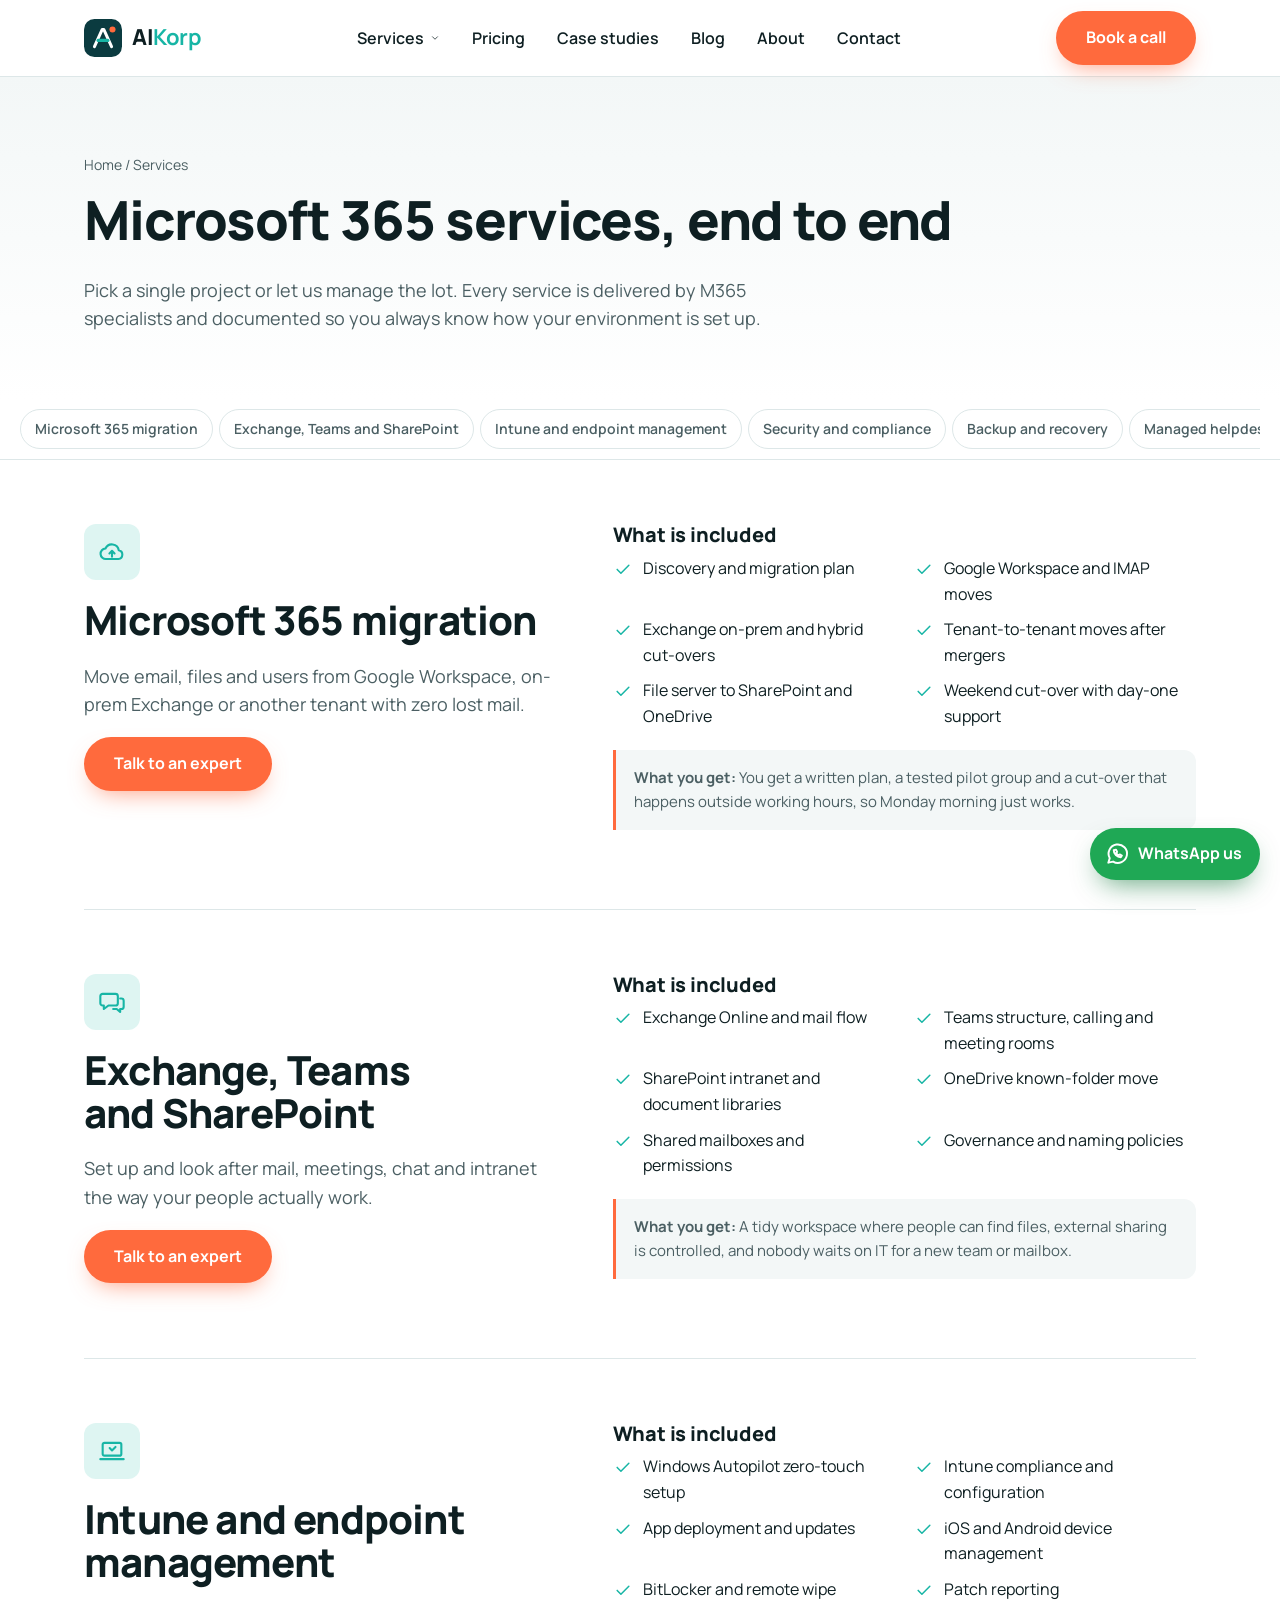
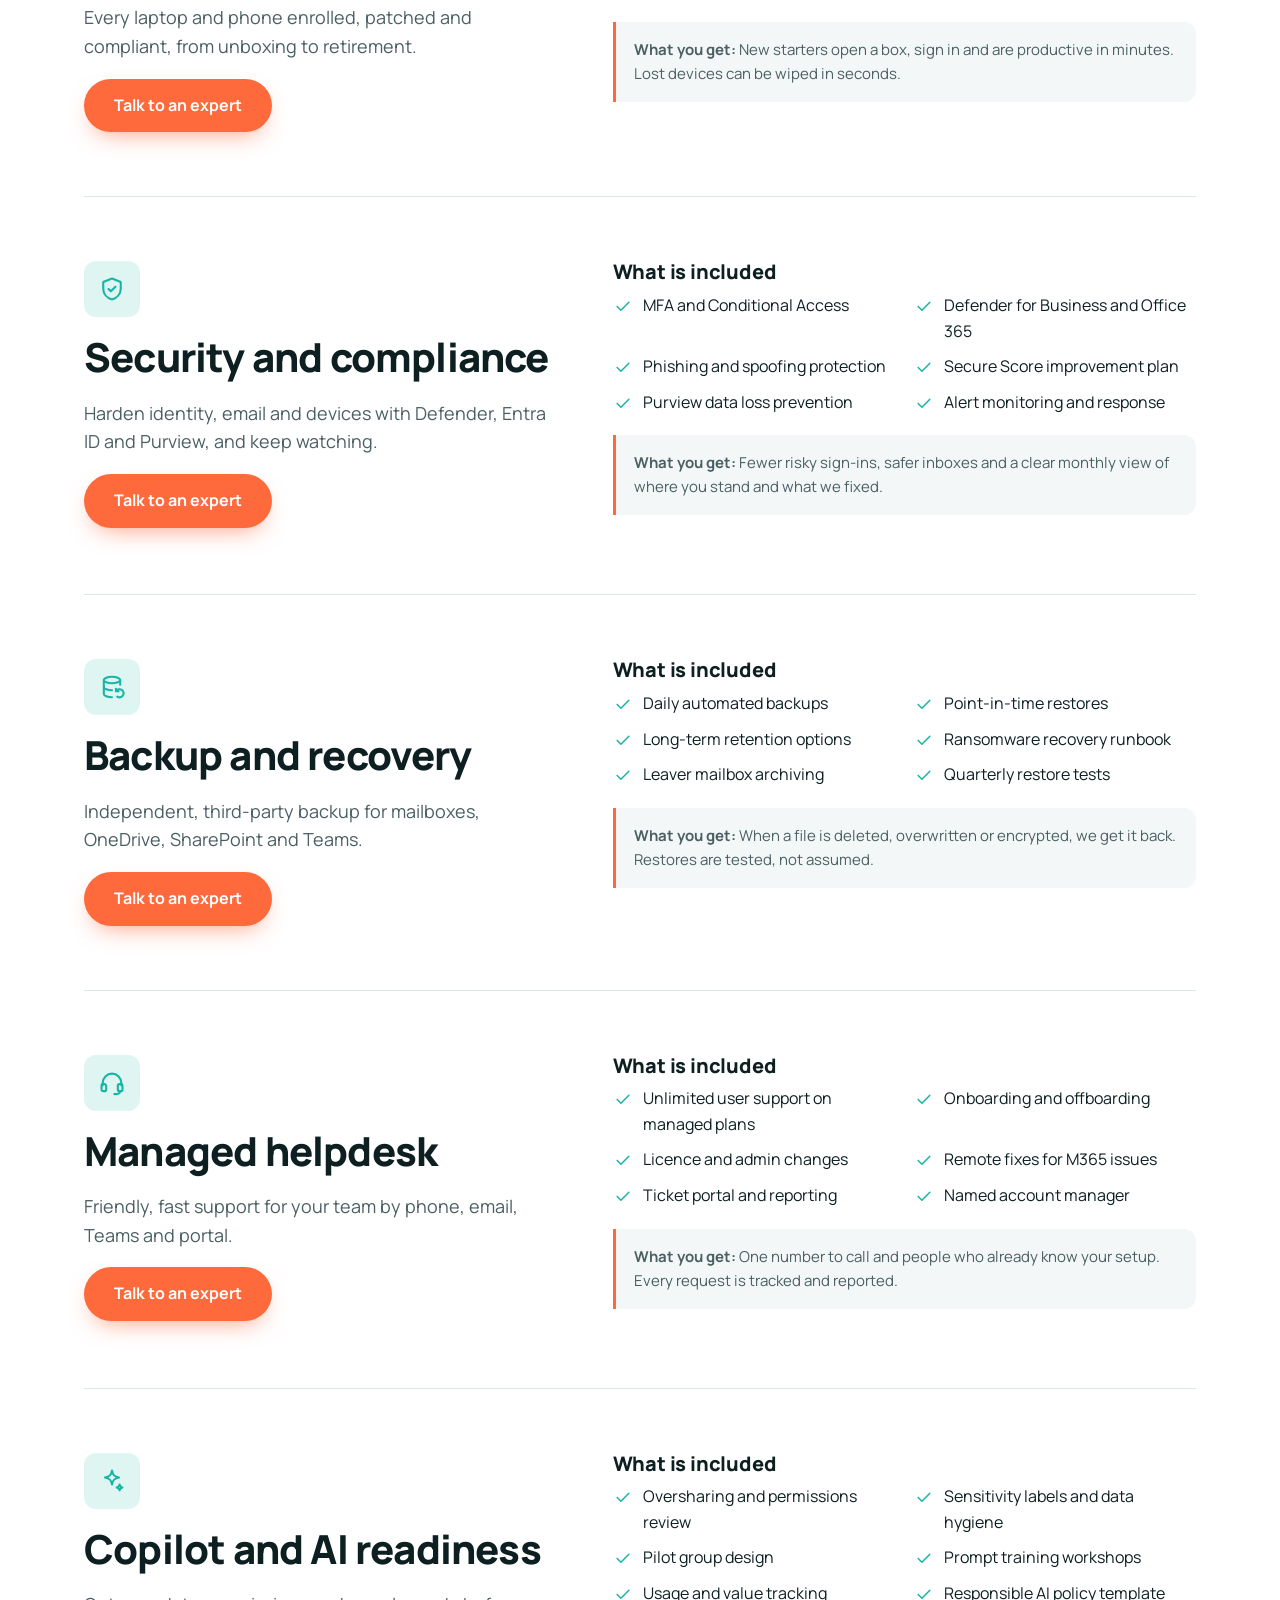
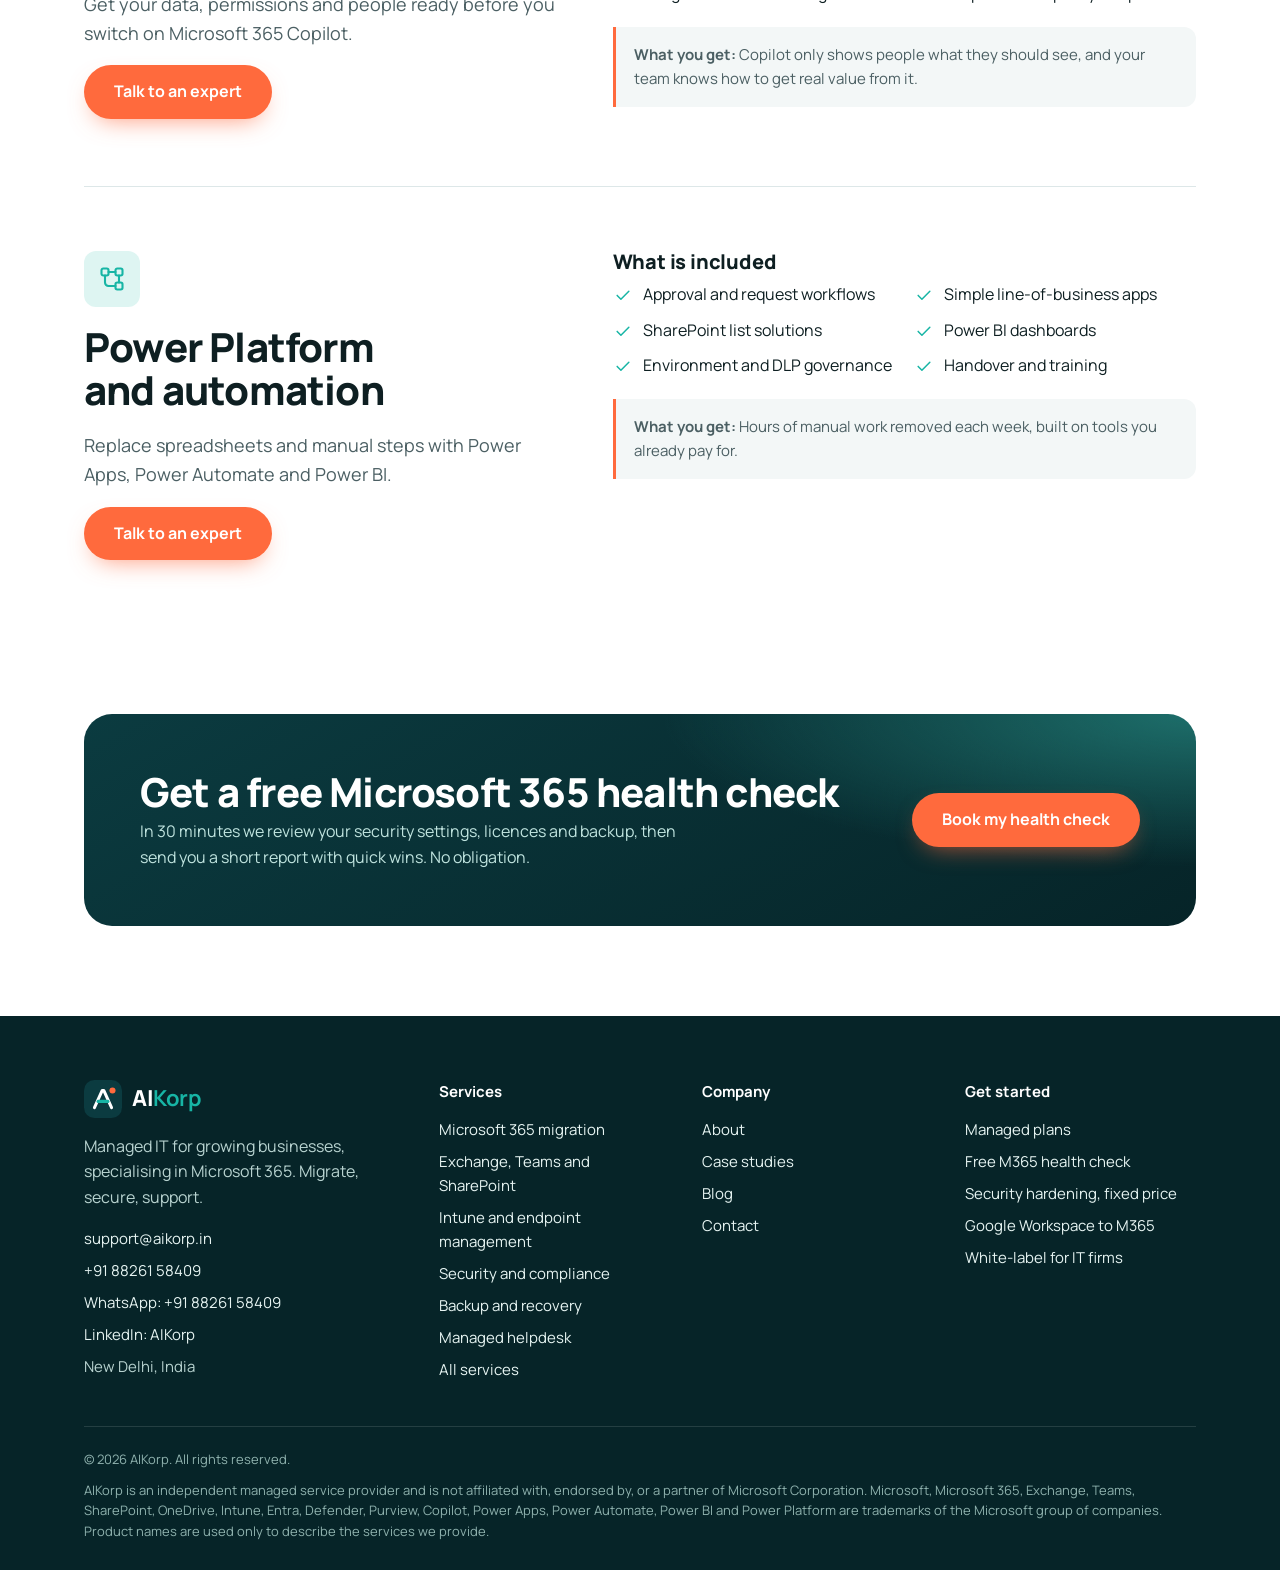
<file: services.html>
<!DOCTYPE html>
<html lang="en">
<head>
<meta charset="utf-8">
<meta name="viewport" content="width=device-width, initial-scale=1">
<title>Services | AIKorp</title>
<meta name="description" content="Microsoft 365 migration, Exchange, Teams, SharePoint, Intune, security and compliance, backup, managed helpdesk, Copilot readiness and Power Platform.">
<link rel="canonical" href="https://www.aikorp.in/services.html">
<meta property="og:type" content="website">
<meta property="og:site_name" content="AIKorp">
<meta property="og:url" content="https://www.aikorp.in/services.html">
<meta property="og:image" content="https://www.aikorp.in/assets/og.png">
<meta name="twitter:card" content="summary_large_image">
<meta property="og:title" content="Services | AIKorp">
<meta property="og:description" content="Microsoft 365 migration, Exchange, Teams, SharePoint, Intune, security and compliance, backup, managed helpdesk, Copilot readiness and Power Platform.">
<link rel="preconnect" href="https://fonts.googleapis.com">
<link rel="preconnect" href="https://fonts.gstatic.com" crossorigin>
<link href="https://fonts.googleapis.com/css2?family=Manrope:wght@400;500;600;700;800&display=swap" rel="stylesheet">
<link rel="stylesheet" href="assets/styles.css">
<link rel="icon" href="data:image/svg+xml,<svg xmlns=%27http://www.w3.org/2000/svg%27 viewBox='0 0 40 40' aria-hidden='true'><rect width='40' height='40' rx='11' fill='%230b3b40'/><path d='M11 29 19.2 11h1.6L29 29' fill='none' stroke='%23fff' stroke-width='3.2' stroke-linecap='round' stroke-linejoin='round'/><path d='M14.8 22.5h10.4' stroke='%2317b5a5' stroke-width='3.2' stroke-linecap='round'/><circle cx='30' cy='11' r='3.2' fill='%23ff6a3d'/></svg>">
</head>
<body>
<a class="skip" href="#main" style="position:absolute;left:-999px">Skip to content</a>
<header class="site-header"><div class="wrap nav">
  <a class="logo" href="index.html" aria-label="AIKorp home"><svg viewBox="0 0 40 40" aria-hidden="true"><rect width="40" height="40" rx="11" fill="#0b3b40"/><path d="M11 29 19.2 11h1.6L29 29" fill="none" stroke="#fff" stroke-width="3.2" stroke-linecap="round" stroke-linejoin="round"/><path d="M14.8 22.5h10.4" stroke="#17b5a5" stroke-width="3.2" stroke-linecap="round"/><circle cx="30" cy="11" r="3.2" fill="#ff6a3d"/></svg><span>AI<b>Korp</b></span></a>
  <button class="burger" aria-label="Open menu" aria-expanded="false" aria-controls="menu"><svg viewBox="0 0 24 24" fill="none" stroke="currentColor" stroke-width="1.8" stroke-linecap="round" stroke-linejoin="round" aria-hidden="true"><path d="M4 7h16M4 12h16M4 17h16"/></svg></button>
  <ul class="menu" id="menu">
    <li class="has-drop"><button aria-expanded="false" aria-haspopup="true" aria-current="page">Services <svg class="chev" viewBox="0 0 24 24" fill="none" stroke="currentColor" stroke-width="1.8" stroke-linecap="round" stroke-linejoin="round" aria-hidden="true"><path d="m6 9 6 6 6-6"/></svg></button>
      <div class="drop"><a href="services.html#migration"><span class="ico"><svg viewBox="0 0 24 24" fill="none" stroke="currentColor" stroke-width="1.8" stroke-linecap="round" stroke-linejoin="round" aria-hidden="true"><path d="M7 18a4.5 4.5 0 0 1-.6-9 6 6 0 0 1 11.4 1.5A3.8 3.8 0 0 1 17.5 18Z"/><path d="M12 16v-5m-2.2 2.2L12 11l2.2 2.2"/></svg></span><span><strong>Microsoft 365 migration</strong><span>Move email.</span></span></a><a href="services.html#collaboration"><span class="ico"><svg viewBox="0 0 24 24" fill="none" stroke="currentColor" stroke-width="1.8" stroke-linecap="round" stroke-linejoin="round" aria-hidden="true"><path d="M4 5h11a2 2 0 0 1 2 2v6a2 2 0 0 1-2 2H9l-4 3v-3H4a2 2 0 0 1-2-2V7a2 2 0 0 1 2-2Z"/><path d="M19 9h1a2 2 0 0 1 2 2v5a2 2 0 0 1-2 2h-1v2.5L16 18h-3"/></svg></span><span><strong>Exchange, Teams and SharePoint</strong><span>Set up and look after mail.</span></span></a><a href="services.html#endpoint"><span class="ico"><svg viewBox="0 0 24 24" fill="none" stroke="currentColor" stroke-width="1.8" stroke-linecap="round" stroke-linejoin="round" aria-hidden="true"><rect x="4" y="5" width="16" height="11" rx="1.5"/><path d="M2 19h20M10 9.5l2 2 3-3"/></svg></span><span><strong>Intune and endpoint management</strong><span>Every laptop and phone enrolled.</span></span></a><a href="services.html#security"><span class="ico"><svg viewBox="0 0 24 24" fill="none" stroke="currentColor" stroke-width="1.8" stroke-linecap="round" stroke-linejoin="round" aria-hidden="true"><path d="M12 3 4.5 6v5.5c0 4.6 3.1 8.2 7.5 9.5 4.4-1.3 7.5-4.9 7.5-9.5V6Z"/><path d="m9 12 2 2 4-4"/></svg></span><span><strong>Security and compliance</strong><span>Harden identity.</span></span></a><a href="services.html#backup"><span class="ico"><svg viewBox="0 0 24 24" fill="none" stroke="currentColor" stroke-width="1.8" stroke-linecap="round" stroke-linejoin="round" aria-hidden="true"><ellipse cx="12" cy="6" rx="7" ry="2.8"/><path d="M5 6v6c0 1.5 3.1 2.8 7 2.8M19 6v4"/><path d="M5 12v6c0 1.5 3.1 2.8 7 2.8"/><path d="M15.5 15.5a3.5 3.5 0 1 1 1 4.8M15.4 13.5v2.2h2.2"/></svg></span><span><strong>Backup and recovery</strong><span>Independent.</span></span></a><a href="services.html#helpdesk"><span class="ico"><svg viewBox="0 0 24 24" fill="none" stroke="currentColor" stroke-width="1.8" stroke-linecap="round" stroke-linejoin="round" aria-hidden="true"><path d="M4 14v-2a8 8 0 0 1 16 0v2"/><rect x="3" y="13" width="4" height="6" rx="1.5"/><rect x="17" y="13" width="4" height="6" rx="1.5"/><path d="M19 19c0 1.7-2 2.5-5 2.5"/></svg></span><span><strong>Managed helpdesk</strong><span>Friendly.</span></span></a><a href="services.html#copilot"><span class="ico"><svg viewBox="0 0 24 24" fill="none" stroke="currentColor" stroke-width="1.8" stroke-linecap="round" stroke-linejoin="round" aria-hidden="true"><path d="M12 3c.6 3.9 2.1 5.4 6 6-3.9.6-5.4 2.1-6 6-.6-3.9-2.1-5.4-6-6 3.9-.6 5.4-2.1 6-6Z"/><path d="M18.5 15c.3 1.7 1 2.3 2.5 2.5-1.6.3-2.2 1-2.5 2.5-.3-1.6-1-2.2-2.5-2.5 1.5-.2 2.2-.8 2.5-2.5Z"/></svg></span><span><strong>Copilot and AI readiness</strong><span>Get your data.</span></span></a><a href="services.html#power-platform"><span class="ico"><svg viewBox="0 0 24 24" fill="none" stroke="currentColor" stroke-width="1.8" stroke-linecap="round" stroke-linejoin="round" aria-hidden="true"><rect x="3" y="3" width="6" height="6" rx="1.5"/><rect x="15" y="15" width="6" height="6" rx="1.5"/><rect x="15" y="3" width="6" height="6" rx="1.5"/><path d="M9 6h6M18 9v6M6 9v6a3 3 0 0 0 3 3h6"/></svg></span><span><strong>Power Platform and automation</strong><span>Replace spreadsheets and manual steps.</span></span></a></div></li>
    <li><a href="pricing.html">Pricing</a></li><li><a href="cases.html">Case studies</a></li><li><a href="blog.html">Blog</a></li><li><a href="about.html">About</a></li><li><a href="contact.html">Contact</a></li>
    <li class="mobile-cta"><a class="btn btn-primary" href="contact.html">Book a call</a></li>
  </ul>
  <a class="btn btn-primary nav-cta" href="contact.html">Book a call</a>
</div></header>
<main id="main">

<section class="page-hero"><div class="wrap">
  <div class="crumbs"><a href="index.html">Home</a> / Services</div>
  <h1>Microsoft 365 services, end to end</h1>
  <p class="lead">Pick a single project or let us manage the lot. Every service is delivered by M365 specialists and documented so you always know how your environment is set up.</p>
</div></section>
<nav class="subnav" aria-label="Services"><div class="wrap scroll"><a href="#migration">Microsoft 365 migration</a><a href="#collaboration">Exchange, Teams and SharePoint</a><a href="#endpoint">Intune and endpoint management</a><a href="#security">Security and compliance</a><a href="#backup">Backup and recovery</a><a href="#helpdesk">Managed helpdesk</a><a href="#copilot">Copilot and AI readiness</a><a href="#power-platform">Power Platform and automation</a></div></nav>
<section><div class="wrap"><article class="svc" id="migration">
  <div><span class="ico"><svg viewBox="0 0 24 24" fill="none" stroke="currentColor" stroke-width="1.8" stroke-linecap="round" stroke-linejoin="round" aria-hidden="true"><path d="M7 18a4.5 4.5 0 0 1-.6-9 6 6 0 0 1 11.4 1.5A3.8 3.8 0 0 1 17.5 18Z"/><path d="M12 16v-5m-2.2 2.2L12 11l2.2 2.2"/></svg></span><h2>Microsoft 365 migration</h2><p class="lead">Move email, files and users from Google Workspace, on-prem Exchange or another tenant with zero lost mail.</p><a class="btn btn-primary" href="contact.html">Talk to an expert</a></div>
  <div><h3>What is included</h3><ul><li><svg viewBox="0 0 24 24" fill="none" stroke="currentColor" stroke-width="1.8" stroke-linecap="round" stroke-linejoin="round" aria-hidden="true"><path d="m5 12.5 4.5 4.5L19 7.5"/></svg><span>Discovery and migration plan</span></li><li><svg viewBox="0 0 24 24" fill="none" stroke="currentColor" stroke-width="1.8" stroke-linecap="round" stroke-linejoin="round" aria-hidden="true"><path d="m5 12.5 4.5 4.5L19 7.5"/></svg><span>Google Workspace and IMAP moves</span></li><li><svg viewBox="0 0 24 24" fill="none" stroke="currentColor" stroke-width="1.8" stroke-linecap="round" stroke-linejoin="round" aria-hidden="true"><path d="m5 12.5 4.5 4.5L19 7.5"/></svg><span>Exchange on-prem and hybrid cut-overs</span></li><li><svg viewBox="0 0 24 24" fill="none" stroke="currentColor" stroke-width="1.8" stroke-linecap="round" stroke-linejoin="round" aria-hidden="true"><path d="m5 12.5 4.5 4.5L19 7.5"/></svg><span>Tenant-to-tenant moves after mergers</span></li><li><svg viewBox="0 0 24 24" fill="none" stroke="currentColor" stroke-width="1.8" stroke-linecap="round" stroke-linejoin="round" aria-hidden="true"><path d="m5 12.5 4.5 4.5L19 7.5"/></svg><span>File server to SharePoint and OneDrive</span></li><li><svg viewBox="0 0 24 24" fill="none" stroke="currentColor" stroke-width="1.8" stroke-linecap="round" stroke-linejoin="round" aria-hidden="true"><path d="m5 12.5 4.5 4.5L19 7.5"/></svg><span>Weekend cut-over with day-one support</span></li></ul><p class="outcome"><strong>What you get:</strong> You get a written plan, a tested pilot group and a cut-over that happens outside working hours, so Monday morning just works.</p></div>
</article><article class="svc" id="collaboration">
  <div><span class="ico"><svg viewBox="0 0 24 24" fill="none" stroke="currentColor" stroke-width="1.8" stroke-linecap="round" stroke-linejoin="round" aria-hidden="true"><path d="M4 5h11a2 2 0 0 1 2 2v6a2 2 0 0 1-2 2H9l-4 3v-3H4a2 2 0 0 1-2-2V7a2 2 0 0 1 2-2Z"/><path d="M19 9h1a2 2 0 0 1 2 2v5a2 2 0 0 1-2 2h-1v2.5L16 18h-3"/></svg></span><h2>Exchange, Teams and SharePoint</h2><p class="lead">Set up and look after mail, meetings, chat and intranet the way your people actually work.</p><a class="btn btn-primary" href="contact.html">Talk to an expert</a></div>
  <div><h3>What is included</h3><ul><li><svg viewBox="0 0 24 24" fill="none" stroke="currentColor" stroke-width="1.8" stroke-linecap="round" stroke-linejoin="round" aria-hidden="true"><path d="m5 12.5 4.5 4.5L19 7.5"/></svg><span>Exchange Online and mail flow</span></li><li><svg viewBox="0 0 24 24" fill="none" stroke="currentColor" stroke-width="1.8" stroke-linecap="round" stroke-linejoin="round" aria-hidden="true"><path d="m5 12.5 4.5 4.5L19 7.5"/></svg><span>Teams structure, calling and meeting rooms</span></li><li><svg viewBox="0 0 24 24" fill="none" stroke="currentColor" stroke-width="1.8" stroke-linecap="round" stroke-linejoin="round" aria-hidden="true"><path d="m5 12.5 4.5 4.5L19 7.5"/></svg><span>SharePoint intranet and document libraries</span></li><li><svg viewBox="0 0 24 24" fill="none" stroke="currentColor" stroke-width="1.8" stroke-linecap="round" stroke-linejoin="round" aria-hidden="true"><path d="m5 12.5 4.5 4.5L19 7.5"/></svg><span>OneDrive known-folder move</span></li><li><svg viewBox="0 0 24 24" fill="none" stroke="currentColor" stroke-width="1.8" stroke-linecap="round" stroke-linejoin="round" aria-hidden="true"><path d="m5 12.5 4.5 4.5L19 7.5"/></svg><span>Shared mailboxes and permissions</span></li><li><svg viewBox="0 0 24 24" fill="none" stroke="currentColor" stroke-width="1.8" stroke-linecap="round" stroke-linejoin="round" aria-hidden="true"><path d="m5 12.5 4.5 4.5L19 7.5"/></svg><span>Governance and naming policies</span></li></ul><p class="outcome"><strong>What you get:</strong> A tidy workspace where people can find files, external sharing is controlled, and nobody waits on IT for a new team or mailbox.</p></div>
</article><article class="svc" id="endpoint">
  <div><span class="ico"><svg viewBox="0 0 24 24" fill="none" stroke="currentColor" stroke-width="1.8" stroke-linecap="round" stroke-linejoin="round" aria-hidden="true"><rect x="4" y="5" width="16" height="11" rx="1.5"/><path d="M2 19h20M10 9.5l2 2 3-3"/></svg></span><h2>Intune and endpoint management</h2><p class="lead">Every laptop and phone enrolled, patched and compliant, from unboxing to retirement.</p><a class="btn btn-primary" href="contact.html">Talk to an expert</a></div>
  <div><h3>What is included</h3><ul><li><svg viewBox="0 0 24 24" fill="none" stroke="currentColor" stroke-width="1.8" stroke-linecap="round" stroke-linejoin="round" aria-hidden="true"><path d="m5 12.5 4.5 4.5L19 7.5"/></svg><span>Windows Autopilot zero-touch setup</span></li><li><svg viewBox="0 0 24 24" fill="none" stroke="currentColor" stroke-width="1.8" stroke-linecap="round" stroke-linejoin="round" aria-hidden="true"><path d="m5 12.5 4.5 4.5L19 7.5"/></svg><span>Intune compliance and configuration</span></li><li><svg viewBox="0 0 24 24" fill="none" stroke="currentColor" stroke-width="1.8" stroke-linecap="round" stroke-linejoin="round" aria-hidden="true"><path d="m5 12.5 4.5 4.5L19 7.5"/></svg><span>App deployment and updates</span></li><li><svg viewBox="0 0 24 24" fill="none" stroke="currentColor" stroke-width="1.8" stroke-linecap="round" stroke-linejoin="round" aria-hidden="true"><path d="m5 12.5 4.5 4.5L19 7.5"/></svg><span>iOS and Android device management</span></li><li><svg viewBox="0 0 24 24" fill="none" stroke="currentColor" stroke-width="1.8" stroke-linecap="round" stroke-linejoin="round" aria-hidden="true"><path d="m5 12.5 4.5 4.5L19 7.5"/></svg><span>BitLocker and remote wipe</span></li><li><svg viewBox="0 0 24 24" fill="none" stroke="currentColor" stroke-width="1.8" stroke-linecap="round" stroke-linejoin="round" aria-hidden="true"><path d="m5 12.5 4.5 4.5L19 7.5"/></svg><span>Patch reporting</span></li></ul><p class="outcome"><strong>What you get:</strong> New starters open a box, sign in and are productive in minutes. Lost devices can be wiped in seconds.</p></div>
</article><article class="svc" id="security">
  <div><span class="ico"><svg viewBox="0 0 24 24" fill="none" stroke="currentColor" stroke-width="1.8" stroke-linecap="round" stroke-linejoin="round" aria-hidden="true"><path d="M12 3 4.5 6v5.5c0 4.6 3.1 8.2 7.5 9.5 4.4-1.3 7.5-4.9 7.5-9.5V6Z"/><path d="m9 12 2 2 4-4"/></svg></span><h2>Security and compliance</h2><p class="lead">Harden identity, email and devices with Defender, Entra ID and Purview, and keep watching.</p><a class="btn btn-primary" href="contact.html">Talk to an expert</a></div>
  <div><h3>What is included</h3><ul><li><svg viewBox="0 0 24 24" fill="none" stroke="currentColor" stroke-width="1.8" stroke-linecap="round" stroke-linejoin="round" aria-hidden="true"><path d="m5 12.5 4.5 4.5L19 7.5"/></svg><span>MFA and Conditional Access</span></li><li><svg viewBox="0 0 24 24" fill="none" stroke="currentColor" stroke-width="1.8" stroke-linecap="round" stroke-linejoin="round" aria-hidden="true"><path d="m5 12.5 4.5 4.5L19 7.5"/></svg><span>Defender for Business and Office 365</span></li><li><svg viewBox="0 0 24 24" fill="none" stroke="currentColor" stroke-width="1.8" stroke-linecap="round" stroke-linejoin="round" aria-hidden="true"><path d="m5 12.5 4.5 4.5L19 7.5"/></svg><span>Phishing and spoofing protection</span></li><li><svg viewBox="0 0 24 24" fill="none" stroke="currentColor" stroke-width="1.8" stroke-linecap="round" stroke-linejoin="round" aria-hidden="true"><path d="m5 12.5 4.5 4.5L19 7.5"/></svg><span>Secure Score improvement plan</span></li><li><svg viewBox="0 0 24 24" fill="none" stroke="currentColor" stroke-width="1.8" stroke-linecap="round" stroke-linejoin="round" aria-hidden="true"><path d="m5 12.5 4.5 4.5L19 7.5"/></svg><span>Purview data loss prevention</span></li><li><svg viewBox="0 0 24 24" fill="none" stroke="currentColor" stroke-width="1.8" stroke-linecap="round" stroke-linejoin="round" aria-hidden="true"><path d="m5 12.5 4.5 4.5L19 7.5"/></svg><span>Alert monitoring and response</span></li></ul><p class="outcome"><strong>What you get:</strong> Fewer risky sign-ins, safer inboxes and a clear monthly view of where you stand and what we fixed.</p></div>
</article><article class="svc" id="backup">
  <div><span class="ico"><svg viewBox="0 0 24 24" fill="none" stroke="currentColor" stroke-width="1.8" stroke-linecap="round" stroke-linejoin="round" aria-hidden="true"><ellipse cx="12" cy="6" rx="7" ry="2.8"/><path d="M5 6v6c0 1.5 3.1 2.8 7 2.8M19 6v4"/><path d="M5 12v6c0 1.5 3.1 2.8 7 2.8"/><path d="M15.5 15.5a3.5 3.5 0 1 1 1 4.8M15.4 13.5v2.2h2.2"/></svg></span><h2>Backup and recovery</h2><p class="lead">Independent, third-party backup for mailboxes, OneDrive, SharePoint and Teams.</p><a class="btn btn-primary" href="contact.html">Talk to an expert</a></div>
  <div><h3>What is included</h3><ul><li><svg viewBox="0 0 24 24" fill="none" stroke="currentColor" stroke-width="1.8" stroke-linecap="round" stroke-linejoin="round" aria-hidden="true"><path d="m5 12.5 4.5 4.5L19 7.5"/></svg><span>Daily automated backups</span></li><li><svg viewBox="0 0 24 24" fill="none" stroke="currentColor" stroke-width="1.8" stroke-linecap="round" stroke-linejoin="round" aria-hidden="true"><path d="m5 12.5 4.5 4.5L19 7.5"/></svg><span>Point-in-time restores</span></li><li><svg viewBox="0 0 24 24" fill="none" stroke="currentColor" stroke-width="1.8" stroke-linecap="round" stroke-linejoin="round" aria-hidden="true"><path d="m5 12.5 4.5 4.5L19 7.5"/></svg><span>Long-term retention options</span></li><li><svg viewBox="0 0 24 24" fill="none" stroke="currentColor" stroke-width="1.8" stroke-linecap="round" stroke-linejoin="round" aria-hidden="true"><path d="m5 12.5 4.5 4.5L19 7.5"/></svg><span>Ransomware recovery runbook</span></li><li><svg viewBox="0 0 24 24" fill="none" stroke="currentColor" stroke-width="1.8" stroke-linecap="round" stroke-linejoin="round" aria-hidden="true"><path d="m5 12.5 4.5 4.5L19 7.5"/></svg><span>Leaver mailbox archiving</span></li><li><svg viewBox="0 0 24 24" fill="none" stroke="currentColor" stroke-width="1.8" stroke-linecap="round" stroke-linejoin="round" aria-hidden="true"><path d="m5 12.5 4.5 4.5L19 7.5"/></svg><span>Quarterly restore tests</span></li></ul><p class="outcome"><strong>What you get:</strong> When a file is deleted, overwritten or encrypted, we get it back. Restores are tested, not assumed.</p></div>
</article><article class="svc" id="helpdesk">
  <div><span class="ico"><svg viewBox="0 0 24 24" fill="none" stroke="currentColor" stroke-width="1.8" stroke-linecap="round" stroke-linejoin="round" aria-hidden="true"><path d="M4 14v-2a8 8 0 0 1 16 0v2"/><rect x="3" y="13" width="4" height="6" rx="1.5"/><rect x="17" y="13" width="4" height="6" rx="1.5"/><path d="M19 19c0 1.7-2 2.5-5 2.5"/></svg></span><h2>Managed helpdesk</h2><p class="lead">Friendly, fast support for your team by phone, email, Teams and portal.</p><a class="btn btn-primary" href="contact.html">Talk to an expert</a></div>
  <div><h3>What is included</h3><ul><li><svg viewBox="0 0 24 24" fill="none" stroke="currentColor" stroke-width="1.8" stroke-linecap="round" stroke-linejoin="round" aria-hidden="true"><path d="m5 12.5 4.5 4.5L19 7.5"/></svg><span>Unlimited user support on managed plans</span></li><li><svg viewBox="0 0 24 24" fill="none" stroke="currentColor" stroke-width="1.8" stroke-linecap="round" stroke-linejoin="round" aria-hidden="true"><path d="m5 12.5 4.5 4.5L19 7.5"/></svg><span>Onboarding and offboarding</span></li><li><svg viewBox="0 0 24 24" fill="none" stroke="currentColor" stroke-width="1.8" stroke-linecap="round" stroke-linejoin="round" aria-hidden="true"><path d="m5 12.5 4.5 4.5L19 7.5"/></svg><span>Licence and admin changes</span></li><li><svg viewBox="0 0 24 24" fill="none" stroke="currentColor" stroke-width="1.8" stroke-linecap="round" stroke-linejoin="round" aria-hidden="true"><path d="m5 12.5 4.5 4.5L19 7.5"/></svg><span>Remote fixes for M365 issues</span></li><li><svg viewBox="0 0 24 24" fill="none" stroke="currentColor" stroke-width="1.8" stroke-linecap="round" stroke-linejoin="round" aria-hidden="true"><path d="m5 12.5 4.5 4.5L19 7.5"/></svg><span>Ticket portal and reporting</span></li><li><svg viewBox="0 0 24 24" fill="none" stroke="currentColor" stroke-width="1.8" stroke-linecap="round" stroke-linejoin="round" aria-hidden="true"><path d="m5 12.5 4.5 4.5L19 7.5"/></svg><span>Named account manager</span></li></ul><p class="outcome"><strong>What you get:</strong> One number to call and people who already know your setup. Every request is tracked and reported.</p></div>
</article><article class="svc" id="copilot">
  <div><span class="ico"><svg viewBox="0 0 24 24" fill="none" stroke="currentColor" stroke-width="1.8" stroke-linecap="round" stroke-linejoin="round" aria-hidden="true"><path d="M12 3c.6 3.9 2.1 5.4 6 6-3.9.6-5.4 2.1-6 6-.6-3.9-2.1-5.4-6-6 3.9-.6 5.4-2.1 6-6Z"/><path d="M18.5 15c.3 1.7 1 2.3 2.5 2.5-1.6.3-2.2 1-2.5 2.5-.3-1.6-1-2.2-2.5-2.5 1.5-.2 2.2-.8 2.5-2.5Z"/></svg></span><h2>Copilot and AI readiness</h2><p class="lead">Get your data, permissions and people ready before you switch on Microsoft 365 Copilot.</p><a class="btn btn-primary" href="contact.html">Talk to an expert</a></div>
  <div><h3>What is included</h3><ul><li><svg viewBox="0 0 24 24" fill="none" stroke="currentColor" stroke-width="1.8" stroke-linecap="round" stroke-linejoin="round" aria-hidden="true"><path d="m5 12.5 4.5 4.5L19 7.5"/></svg><span>Oversharing and permissions review</span></li><li><svg viewBox="0 0 24 24" fill="none" stroke="currentColor" stroke-width="1.8" stroke-linecap="round" stroke-linejoin="round" aria-hidden="true"><path d="m5 12.5 4.5 4.5L19 7.5"/></svg><span>Sensitivity labels and data hygiene</span></li><li><svg viewBox="0 0 24 24" fill="none" stroke="currentColor" stroke-width="1.8" stroke-linecap="round" stroke-linejoin="round" aria-hidden="true"><path d="m5 12.5 4.5 4.5L19 7.5"/></svg><span>Pilot group design</span></li><li><svg viewBox="0 0 24 24" fill="none" stroke="currentColor" stroke-width="1.8" stroke-linecap="round" stroke-linejoin="round" aria-hidden="true"><path d="m5 12.5 4.5 4.5L19 7.5"/></svg><span>Prompt training workshops</span></li><li><svg viewBox="0 0 24 24" fill="none" stroke="currentColor" stroke-width="1.8" stroke-linecap="round" stroke-linejoin="round" aria-hidden="true"><path d="m5 12.5 4.5 4.5L19 7.5"/></svg><span>Usage and value tracking</span></li><li><svg viewBox="0 0 24 24" fill="none" stroke="currentColor" stroke-width="1.8" stroke-linecap="round" stroke-linejoin="round" aria-hidden="true"><path d="m5 12.5 4.5 4.5L19 7.5"/></svg><span>Responsible AI policy template</span></li></ul><p class="outcome"><strong>What you get:</strong> Copilot only shows people what they should see, and your team knows how to get real value from it.</p></div>
</article><article class="svc" id="power-platform">
  <div><span class="ico"><svg viewBox="0 0 24 24" fill="none" stroke="currentColor" stroke-width="1.8" stroke-linecap="round" stroke-linejoin="round" aria-hidden="true"><rect x="3" y="3" width="6" height="6" rx="1.5"/><rect x="15" y="15" width="6" height="6" rx="1.5"/><rect x="15" y="3" width="6" height="6" rx="1.5"/><path d="M9 6h6M18 9v6M6 9v6a3 3 0 0 0 3 3h6"/></svg></span><h2>Power Platform and automation</h2><p class="lead">Replace spreadsheets and manual steps with Power Apps, Power Automate and Power BI.</p><a class="btn btn-primary" href="contact.html">Talk to an expert</a></div>
  <div><h3>What is included</h3><ul><li><svg viewBox="0 0 24 24" fill="none" stroke="currentColor" stroke-width="1.8" stroke-linecap="round" stroke-linejoin="round" aria-hidden="true"><path d="m5 12.5 4.5 4.5L19 7.5"/></svg><span>Approval and request workflows</span></li><li><svg viewBox="0 0 24 24" fill="none" stroke="currentColor" stroke-width="1.8" stroke-linecap="round" stroke-linejoin="round" aria-hidden="true"><path d="m5 12.5 4.5 4.5L19 7.5"/></svg><span>Simple line-of-business apps</span></li><li><svg viewBox="0 0 24 24" fill="none" stroke="currentColor" stroke-width="1.8" stroke-linecap="round" stroke-linejoin="round" aria-hidden="true"><path d="m5 12.5 4.5 4.5L19 7.5"/></svg><span>SharePoint list solutions</span></li><li><svg viewBox="0 0 24 24" fill="none" stroke="currentColor" stroke-width="1.8" stroke-linecap="round" stroke-linejoin="round" aria-hidden="true"><path d="m5 12.5 4.5 4.5L19 7.5"/></svg><span>Power BI dashboards</span></li><li><svg viewBox="0 0 24 24" fill="none" stroke="currentColor" stroke-width="1.8" stroke-linecap="round" stroke-linejoin="round" aria-hidden="true"><path d="m5 12.5 4.5 4.5L19 7.5"/></svg><span>Environment and DLP governance</span></li><li><svg viewBox="0 0 24 24" fill="none" stroke="currentColor" stroke-width="1.8" stroke-linecap="round" stroke-linejoin="round" aria-hidden="true"><path d="m5 12.5 4.5 4.5L19 7.5"/></svg><span>Handover and training</span></li></ul><p class="outcome"><strong>What you get:</strong> Hours of manual work removed each week, built on tools you already pay for.</p></div>
</article></div></section>
<section class="band"><div class="wrap"><div class="cta-band">
  <div><h2>Get a free Microsoft 365 health check</h2><p>In 30 minutes we review your security settings, licences and backup, then send you a short report with quick wins. No obligation.</p></div>
  <a class="btn btn-primary" href="microsoft-365-health-check.html">Book my health check</a>
</div></div></section>

</main>
<footer><div class="wrap">
  <div class="f-grid">
    <div><a class="logo" href="index.html"><svg viewBox="0 0 40 40" aria-hidden="true"><rect width="40" height="40" rx="11" fill="#0b3b40"/><path d="M11 29 19.2 11h1.6L29 29" fill="none" stroke="#fff" stroke-width="3.2" stroke-linecap="round" stroke-linejoin="round"/><path d="M14.8 22.5h10.4" stroke="#17b5a5" stroke-width="3.2" stroke-linecap="round"/><circle cx="30" cy="11" r="3.2" fill="#ff6a3d"/></svg><span>AI<b>Korp</b></span></a>
      <p style="margin-top:16px;max-width:36ch">Managed IT for growing businesses, specialising in Microsoft 365. Migrate, secure, support.</p>
      <ul><li><a href="mailto:support@aikorp.in">support@aikorp.in</a></li><li><a href="tel:+918826158409">+91 88261 58409</a></li><li><a href="https://wa.me/918826158409">WhatsApp: +91 88261 58409</a></li><li><a href="https://www.linkedin.com/company/aikorp/" target="_blank" rel="noopener">LinkedIn: AIKorp</a></li><li>New Delhi, India</li></ul></div>
    <div><h4>Services</h4><ul><li><a href="services.html#migration">Microsoft 365 migration</a></li><li><a href="services.html#collaboration">Exchange, Teams and SharePoint</a></li><li><a href="services.html#endpoint">Intune and endpoint management</a></li><li><a href="services.html#security">Security and compliance</a></li><li><a href="services.html#backup">Backup and recovery</a></li><li><a href="services.html#helpdesk">Managed helpdesk</a></li><li><a href="services.html">All services</a></li></ul></div>
    <div><h4>Company</h4><ul><li><a href="about.html">About</a></li><li><a href="cases.html">Case studies</a></li><li><a href="blog.html">Blog</a></li><li><a href="contact.html">Contact</a></li></ul></div>
    <div><h4>Get started</h4><ul><li><a href="pricing.html">Managed plans</a></li><li><a href="microsoft-365-health-check.html">Free M365 health check</a></li><li><a href="microsoft-365-security-hardening.html">Security hardening, fixed price</a></li><li><a href="google-workspace-to-microsoft-365-migration.html">Google Workspace to M365</a></li><li><a href="white-label-microsoft-365-support.html">White-label for IT firms</a></li></ul></div>
  </div>
  <div class="f-bottom">
    <span>© <span data-year>2026</span> AIKorp. All rights reserved.</span>
    <span>AIKorp is an independent managed service provider and is not affiliated with, endorsed by, or a partner of Microsoft Corporation. Microsoft, Microsoft 365, Exchange, Teams, SharePoint, OneDrive, Intune, Entra, Defender, Purview, Copilot, Power Apps, Power Automate, Power BI and Power Platform are trademarks of the Microsoft group of companies. Product names are used only to describe the services we provide.</span>
  </div>
</div></footer>
<a class="wa-float" href="https://wa.me/918826158409" aria-label="Chat with AIKorp on WhatsApp"><svg viewBox="0 0 24 24" fill="none" stroke="currentColor" stroke-width="1.8" stroke-linecap="round" stroke-linejoin="round" aria-hidden="true"><path d="M4 20l1.3-4.2A8.5 8.5 0 1 1 8.4 19Z"/><path d="M9 8.5c0 3.5 3 6.5 6.5 6.5l1-1.6-2-1-1 .8a4.5 4.5 0 0 1-2.2-2.2l.8-1-1-2Z"/></svg><span>WhatsApp us</span></a>
<script src="assets/main.js"></script>
</body>
</html>
</file>
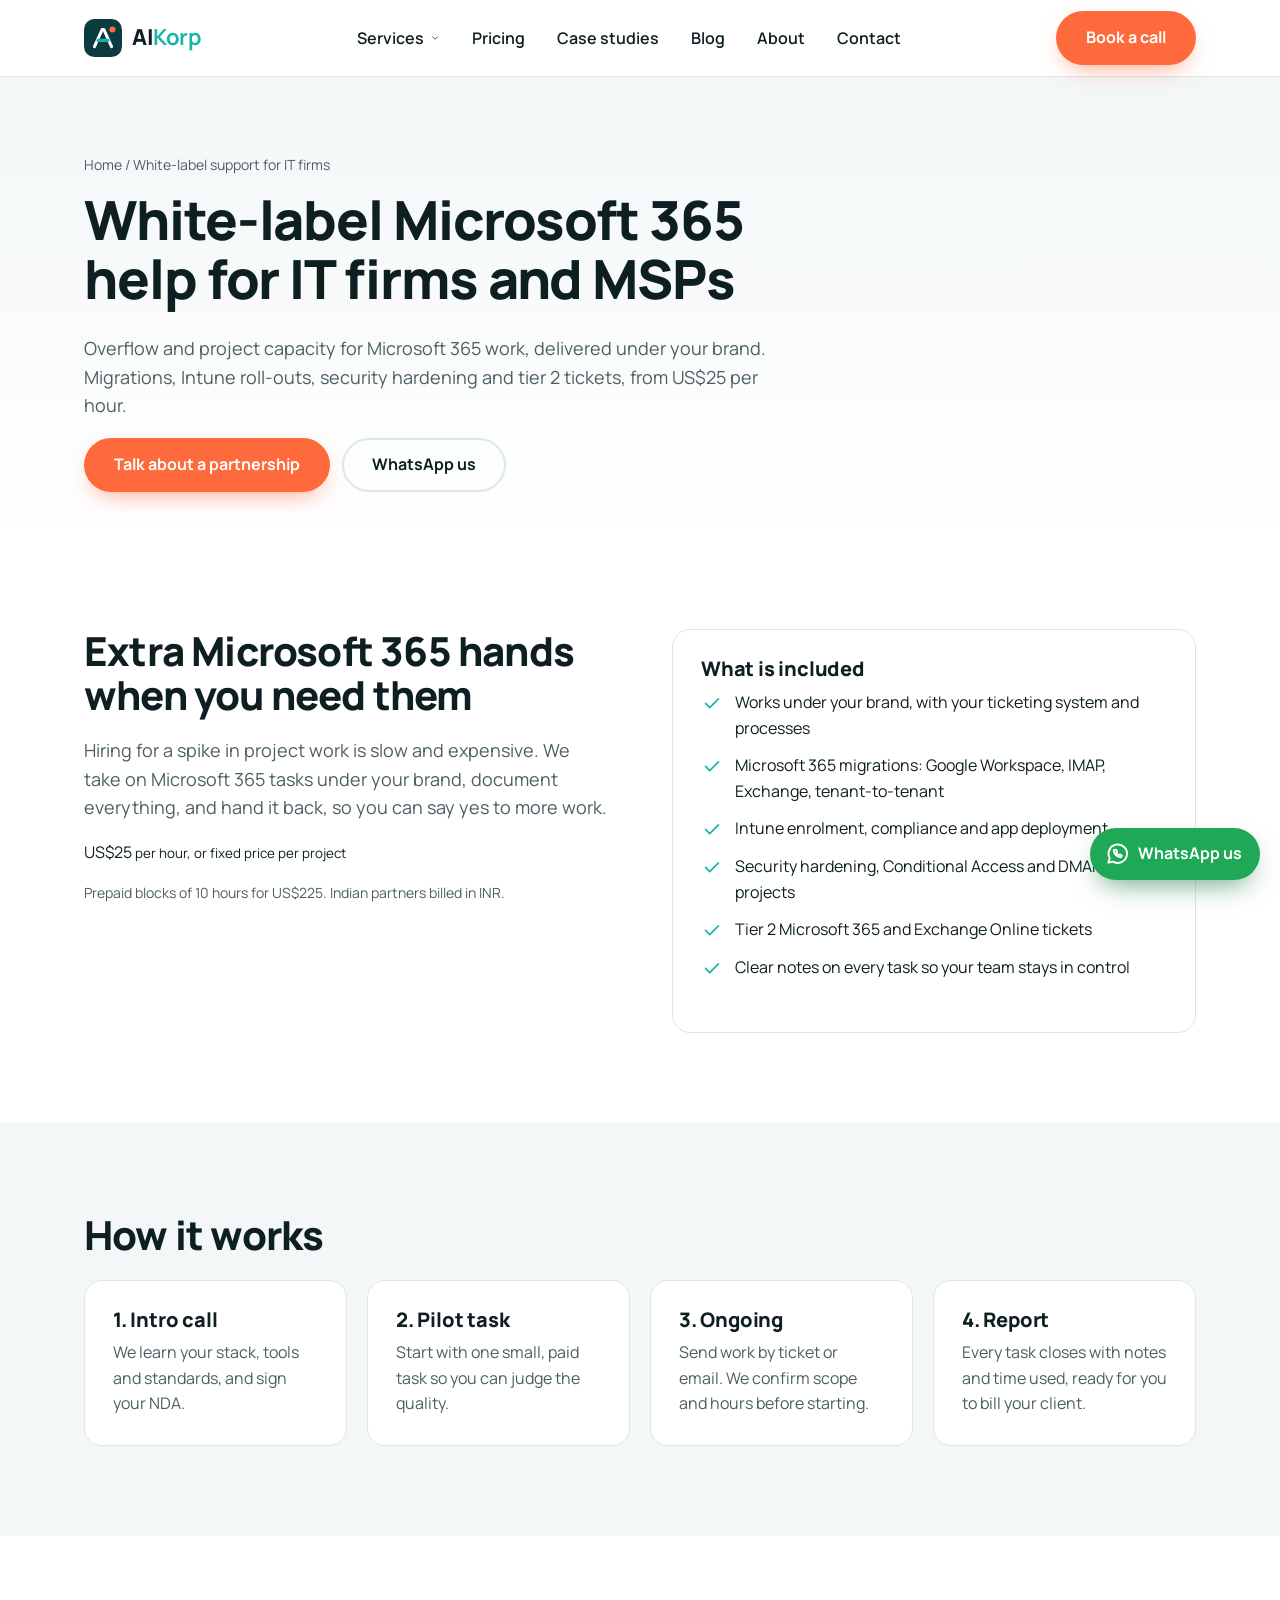
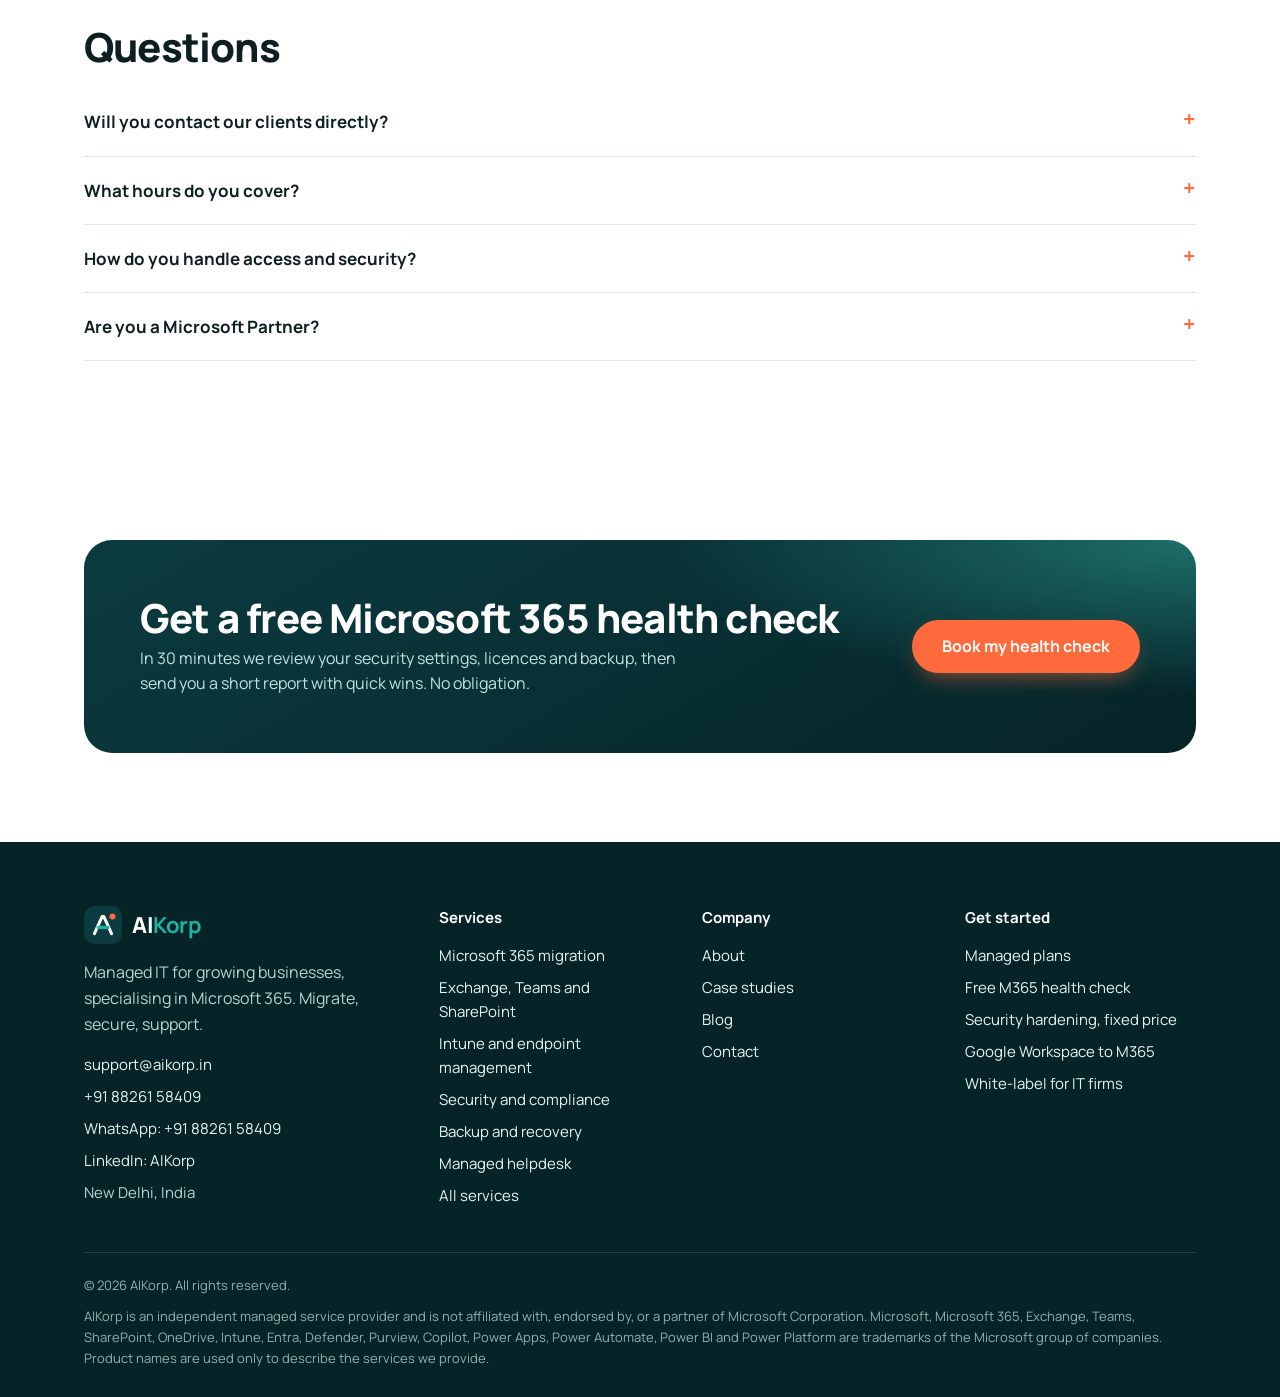
<file: white-label-microsoft-365-support.html>
<!DOCTYPE html>
<html lang="en">
<head>
<meta charset="utf-8">
<meta name="viewport" content="width=device-width, initial-scale=1">
<title>White-label Microsoft 365 Support for MSPs | AIKorp</title>
<meta name="description" content="White-label Microsoft 365 migrations, Intune, security hardening and tier 2 support for IT firms and MSPs. From US$25 per hour, NDA and your brand.">
<link rel="canonical" href="https://www.aikorp.in/white-label-microsoft-365-support.html">
<meta property="og:type" content="website">
<meta property="og:site_name" content="AIKorp">
<meta property="og:url" content="https://www.aikorp.in/white-label-microsoft-365-support.html">
<meta property="og:image" content="https://www.aikorp.in/assets/og.png">
<meta name="twitter:card" content="summary_large_image">
<meta property="og:title" content="White-label Microsoft 365 Support for MSPs | AIKorp">
<meta property="og:description" content="White-label Microsoft 365 migrations, Intune, security hardening and tier 2 support for IT firms and MSPs. From US$25 per hour, NDA and your brand.">
<link rel="preconnect" href="https://fonts.googleapis.com">
<link rel="preconnect" href="https://fonts.gstatic.com" crossorigin>
<link href="https://fonts.googleapis.com/css2?family=Manrope:wght@400;500;600;700;800&display=swap" rel="stylesheet">
<link rel="stylesheet" href="assets/styles.css">
<link rel="icon" href="data:image/svg+xml,<svg xmlns=%27http://www.w3.org/2000/svg%27 viewBox='0 0 40 40' aria-hidden='true'><rect width='40' height='40' rx='11' fill='%230b3b40'/><path d='M11 29 19.2 11h1.6L29 29' fill='none' stroke='%23fff' stroke-width='3.2' stroke-linecap='round' stroke-linejoin='round'/><path d='M14.8 22.5h10.4' stroke='%2317b5a5' stroke-width='3.2' stroke-linecap='round'/><circle cx='30' cy='11' r='3.2' fill='%23ff6a3d'/></svg>">
<script type="application/ld+json">{"@context": "https://schema.org", "@type": "FAQPage", "mainEntity": [{"@type": "Question", "name": "Will you contact our clients directly?", "acceptedAnswer": {"@type": "Answer", "text": "Only if you want us to, and always as part of your team. We never market to your clients."}}, {"@type": "Question", "name": "What hours do you cover?", "acceptedAnswer": {"@type": "Answer", "text": "We are in India (IST), which gives US, UK and Australian firms useful overnight and early-morning coverage. Urgent work by arrangement."}}, {"@type": "Question", "name": "How do you handle access and security?", "acceptedAnswer": {"@type": "Answer", "text": "We use named accounts you create, with MFA and the least privilege needed, and can work through GDAP if you use it. Access can be removed at any time."}}, {"@type": "Question", "name": "Are you a Microsoft Partner?", "acceptedAnswer": {"@type": "Answer", "text": "No. AIKorp is an independent MSP and does not resell licences, so we never compete with you for your clients' licensing."}}]}</script>
</head>
<body>
<a class="skip" href="#main" style="position:absolute;left:-999px">Skip to content</a>
<header class="site-header"><div class="wrap nav">
  <a class="logo" href="index.html" aria-label="AIKorp home"><svg viewBox="0 0 40 40" aria-hidden="true"><rect width="40" height="40" rx="11" fill="#0b3b40"/><path d="M11 29 19.2 11h1.6L29 29" fill="none" stroke="#fff" stroke-width="3.2" stroke-linecap="round" stroke-linejoin="round"/><path d="M14.8 22.5h10.4" stroke="#17b5a5" stroke-width="3.2" stroke-linecap="round"/><circle cx="30" cy="11" r="3.2" fill="#ff6a3d"/></svg><span>AI<b>Korp</b></span></a>
  <button class="burger" aria-label="Open menu" aria-expanded="false" aria-controls="menu"><svg viewBox="0 0 24 24" fill="none" stroke="currentColor" stroke-width="1.8" stroke-linecap="round" stroke-linejoin="round" aria-hidden="true"><path d="M4 7h16M4 12h16M4 17h16"/></svg></button>
  <ul class="menu" id="menu">
    <li class="has-drop"><button aria-expanded="false" aria-haspopup="true">Services <svg class="chev" viewBox="0 0 24 24" fill="none" stroke="currentColor" stroke-width="1.8" stroke-linecap="round" stroke-linejoin="round" aria-hidden="true"><path d="m6 9 6 6 6-6"/></svg></button>
      <div class="drop"><a href="services.html#migration"><span class="ico"><svg viewBox="0 0 24 24" fill="none" stroke="currentColor" stroke-width="1.8" stroke-linecap="round" stroke-linejoin="round" aria-hidden="true"><path d="M7 18a4.5 4.5 0 0 1-.6-9 6 6 0 0 1 11.4 1.5A3.8 3.8 0 0 1 17.5 18Z"/><path d="M12 16v-5m-2.2 2.2L12 11l2.2 2.2"/></svg></span><span><strong>Microsoft 365 migration</strong><span>Move email.</span></span></a><a href="services.html#collaboration"><span class="ico"><svg viewBox="0 0 24 24" fill="none" stroke="currentColor" stroke-width="1.8" stroke-linecap="round" stroke-linejoin="round" aria-hidden="true"><path d="M4 5h11a2 2 0 0 1 2 2v6a2 2 0 0 1-2 2H9l-4 3v-3H4a2 2 0 0 1-2-2V7a2 2 0 0 1 2-2Z"/><path d="M19 9h1a2 2 0 0 1 2 2v5a2 2 0 0 1-2 2h-1v2.5L16 18h-3"/></svg></span><span><strong>Exchange, Teams and SharePoint</strong><span>Set up and look after mail.</span></span></a><a href="services.html#endpoint"><span class="ico"><svg viewBox="0 0 24 24" fill="none" stroke="currentColor" stroke-width="1.8" stroke-linecap="round" stroke-linejoin="round" aria-hidden="true"><rect x="4" y="5" width="16" height="11" rx="1.5"/><path d="M2 19h20M10 9.5l2 2 3-3"/></svg></span><span><strong>Intune and endpoint management</strong><span>Every laptop and phone enrolled.</span></span></a><a href="services.html#security"><span class="ico"><svg viewBox="0 0 24 24" fill="none" stroke="currentColor" stroke-width="1.8" stroke-linecap="round" stroke-linejoin="round" aria-hidden="true"><path d="M12 3 4.5 6v5.5c0 4.6 3.1 8.2 7.5 9.5 4.4-1.3 7.5-4.9 7.5-9.5V6Z"/><path d="m9 12 2 2 4-4"/></svg></span><span><strong>Security and compliance</strong><span>Harden identity.</span></span></a><a href="services.html#backup"><span class="ico"><svg viewBox="0 0 24 24" fill="none" stroke="currentColor" stroke-width="1.8" stroke-linecap="round" stroke-linejoin="round" aria-hidden="true"><ellipse cx="12" cy="6" rx="7" ry="2.8"/><path d="M5 6v6c0 1.5 3.1 2.8 7 2.8M19 6v4"/><path d="M5 12v6c0 1.5 3.1 2.8 7 2.8"/><path d="M15.5 15.5a3.5 3.5 0 1 1 1 4.8M15.4 13.5v2.2h2.2"/></svg></span><span><strong>Backup and recovery</strong><span>Independent.</span></span></a><a href="services.html#helpdesk"><span class="ico"><svg viewBox="0 0 24 24" fill="none" stroke="currentColor" stroke-width="1.8" stroke-linecap="round" stroke-linejoin="round" aria-hidden="true"><path d="M4 14v-2a8 8 0 0 1 16 0v2"/><rect x="3" y="13" width="4" height="6" rx="1.5"/><rect x="17" y="13" width="4" height="6" rx="1.5"/><path d="M19 19c0 1.7-2 2.5-5 2.5"/></svg></span><span><strong>Managed helpdesk</strong><span>Friendly.</span></span></a><a href="services.html#copilot"><span class="ico"><svg viewBox="0 0 24 24" fill="none" stroke="currentColor" stroke-width="1.8" stroke-linecap="round" stroke-linejoin="round" aria-hidden="true"><path d="M12 3c.6 3.9 2.1 5.4 6 6-3.9.6-5.4 2.1-6 6-.6-3.9-2.1-5.4-6-6 3.9-.6 5.4-2.1 6-6Z"/><path d="M18.5 15c.3 1.7 1 2.3 2.5 2.5-1.6.3-2.2 1-2.5 2.5-.3-1.6-1-2.2-2.5-2.5 1.5-.2 2.2-.8 2.5-2.5Z"/></svg></span><span><strong>Copilot and AI readiness</strong><span>Get your data.</span></span></a><a href="services.html#power-platform"><span class="ico"><svg viewBox="0 0 24 24" fill="none" stroke="currentColor" stroke-width="1.8" stroke-linecap="round" stroke-linejoin="round" aria-hidden="true"><rect x="3" y="3" width="6" height="6" rx="1.5"/><rect x="15" y="15" width="6" height="6" rx="1.5"/><rect x="15" y="3" width="6" height="6" rx="1.5"/><path d="M9 6h6M18 9v6M6 9v6a3 3 0 0 0 3 3h6"/></svg></span><span><strong>Power Platform and automation</strong><span>Replace spreadsheets and manual steps.</span></span></a></div></li>
    <li><a href="pricing.html">Pricing</a></li><li><a href="cases.html">Case studies</a></li><li><a href="blog.html">Blog</a></li><li><a href="about.html">About</a></li><li><a href="contact.html">Contact</a></li>
    <li class="mobile-cta"><a class="btn btn-primary" href="contact.html">Book a call</a></li>
  </ul>
  <a class="btn btn-primary nav-cta" href="contact.html">Book a call</a>
</div></header>
<main id="main">

<section class="page-hero"><div class="wrap">
  <div class="crumbs"><a href="index.html">Home</a> / White-label support for IT firms</div>
  <h1>White-label Microsoft 365 help for IT firms and MSPs</h1>
  <p class="lead">Overflow and project capacity for Microsoft 365 work, delivered under your brand. Migrations, Intune roll-outs, security hardening and tier 2 tickets, from US$25 per hour.</p>
  <div class="hero-actions"><a class="btn btn-primary" href="contact.html#white-label">Talk about a partnership</a><a class="btn btn-ghost" href="https://wa.me/918826158409">WhatsApp us</a></div>
</div></section>
<section class="band"><div class="wrap split" style="align-items:start">
  <div><h2>Extra Microsoft 365 hands when you need them</h2><p class="lead">Hiring for a spike in project work is slow and expensive. We take on Microsoft 365 tasks under your brand, document everything, and hand it back, so you can say yes to more work.</p><p class="price" style="margin-top:18px">US$25 <small>per hour, or fixed price per project</small></p><p class="note">Prepaid blocks of 10 hours for US$225. Indian partners billed in INR.</p></div>
  <div class="card"><h3>What is included</h3><ul class="checks"><li><svg viewBox="0 0 24 24" fill="none" stroke="currentColor" stroke-width="1.8" stroke-linecap="round" stroke-linejoin="round" aria-hidden="true"><path d="m5 12.5 4.5 4.5L19 7.5"/></svg><span>Works under your brand, with your ticketing system and processes</span></li><li><svg viewBox="0 0 24 24" fill="none" stroke="currentColor" stroke-width="1.8" stroke-linecap="round" stroke-linejoin="round" aria-hidden="true"><path d="m5 12.5 4.5 4.5L19 7.5"/></svg><span>Microsoft 365 migrations: Google Workspace, IMAP, Exchange, tenant-to-tenant</span></li><li><svg viewBox="0 0 24 24" fill="none" stroke="currentColor" stroke-width="1.8" stroke-linecap="round" stroke-linejoin="round" aria-hidden="true"><path d="m5 12.5 4.5 4.5L19 7.5"/></svg><span>Intune enrolment, compliance and app deployment</span></li><li><svg viewBox="0 0 24 24" fill="none" stroke="currentColor" stroke-width="1.8" stroke-linecap="round" stroke-linejoin="round" aria-hidden="true"><path d="m5 12.5 4.5 4.5L19 7.5"/></svg><span>Security hardening, Conditional Access and DMARC projects</span></li><li><svg viewBox="0 0 24 24" fill="none" stroke="currentColor" stroke-width="1.8" stroke-linecap="round" stroke-linejoin="round" aria-hidden="true"><path d="m5 12.5 4.5 4.5L19 7.5"/></svg><span>Tier 2 Microsoft 365 and Exchange Online tickets</span></li><li><svg viewBox="0 0 24 24" fill="none" stroke="currentColor" stroke-width="1.8" stroke-linecap="round" stroke-linejoin="round" aria-hidden="true"><path d="m5 12.5 4.5 4.5L19 7.5"/></svg><span>Clear notes on every task so your team stays in control</span></li></ul></div>
</div></section>
<section class="band alt"><div class="wrap">
  <h2>How it works</h2>
  <div class="grid" style="margin-top:24px"><div class="card"><h3>1. Intro call</h3><p>We learn your stack, tools and standards, and sign your NDA.</p></div><div class="card"><h3>2. Pilot task</h3><p>Start with one small, paid task so you can judge the quality.</p></div><div class="card"><h3>3. Ongoing</h3><p>Send work by ticket or email. We confirm scope and hours before starting.</p></div><div class="card"><h3>4. Report</h3><p>Every task closes with notes and time used, ready for you to bill your client.</p></div></div>
</div></section>
<section class="band"><div class="wrap"><div class="faq"><h2>Questions</h2><details><summary>Will you contact our clients directly?</summary><p>Only if you want us to, and always as part of your team. We never market to your clients.</p></details><details><summary>What hours do you cover?</summary><p>We are in India (IST), which gives US, UK and Australian firms useful overnight and early-morning coverage. Urgent work by arrangement.</p></details><details><summary>How do you handle access and security?</summary><p>We use named accounts you create, with MFA and the least privilege needed, and can work through GDAP if you use it. Access can be removed at any time.</p></details><details><summary>Are you a Microsoft Partner?</summary><p>No. AIKorp is an independent MSP and does not resell licences, so we never compete with you for your clients' licensing.</p></details></div></div></section>
<section class="band"><div class="wrap"><div class="cta-band">
  <div><h2>Get a free Microsoft 365 health check</h2><p>In 30 minutes we review your security settings, licences and backup, then send you a short report with quick wins. No obligation.</p></div>
  <a class="btn btn-primary" href="microsoft-365-health-check.html">Book my health check</a>
</div></div></section>

</main>
<footer><div class="wrap">
  <div class="f-grid">
    <div><a class="logo" href="index.html"><svg viewBox="0 0 40 40" aria-hidden="true"><rect width="40" height="40" rx="11" fill="#0b3b40"/><path d="M11 29 19.2 11h1.6L29 29" fill="none" stroke="#fff" stroke-width="3.2" stroke-linecap="round" stroke-linejoin="round"/><path d="M14.8 22.5h10.4" stroke="#17b5a5" stroke-width="3.2" stroke-linecap="round"/><circle cx="30" cy="11" r="3.2" fill="#ff6a3d"/></svg><span>AI<b>Korp</b></span></a>
      <p style="margin-top:16px;max-width:36ch">Managed IT for growing businesses, specialising in Microsoft 365. Migrate, secure, support.</p>
      <ul><li><a href="mailto:support@aikorp.in">support@aikorp.in</a></li><li><a href="tel:+918826158409">+91 88261 58409</a></li><li><a href="https://wa.me/918826158409">WhatsApp: +91 88261 58409</a></li><li><a href="https://www.linkedin.com/company/aikorp/" target="_blank" rel="noopener">LinkedIn: AIKorp</a></li><li>New Delhi, India</li></ul></div>
    <div><h4>Services</h4><ul><li><a href="services.html#migration">Microsoft 365 migration</a></li><li><a href="services.html#collaboration">Exchange, Teams and SharePoint</a></li><li><a href="services.html#endpoint">Intune and endpoint management</a></li><li><a href="services.html#security">Security and compliance</a></li><li><a href="services.html#backup">Backup and recovery</a></li><li><a href="services.html#helpdesk">Managed helpdesk</a></li><li><a href="services.html">All services</a></li></ul></div>
    <div><h4>Company</h4><ul><li><a href="about.html">About</a></li><li><a href="cases.html">Case studies</a></li><li><a href="blog.html">Blog</a></li><li><a href="contact.html">Contact</a></li></ul></div>
    <div><h4>Get started</h4><ul><li><a href="pricing.html">Managed plans</a></li><li><a href="microsoft-365-health-check.html">Free M365 health check</a></li><li><a href="microsoft-365-security-hardening.html">Security hardening, fixed price</a></li><li><a href="google-workspace-to-microsoft-365-migration.html">Google Workspace to M365</a></li><li><a href="white-label-microsoft-365-support.html">White-label for IT firms</a></li></ul></div>
  </div>
  <div class="f-bottom">
    <span>© <span data-year>2026</span> AIKorp. All rights reserved.</span>
    <span>AIKorp is an independent managed service provider and is not affiliated with, endorsed by, or a partner of Microsoft Corporation. Microsoft, Microsoft 365, Exchange, Teams, SharePoint, OneDrive, Intune, Entra, Defender, Purview, Copilot, Power Apps, Power Automate, Power BI and Power Platform are trademarks of the Microsoft group of companies. Product names are used only to describe the services we provide.</span>
  </div>
</div></footer>
<a class="wa-float" href="https://wa.me/918826158409" aria-label="Chat with AIKorp on WhatsApp"><svg viewBox="0 0 24 24" fill="none" stroke="currentColor" stroke-width="1.8" stroke-linecap="round" stroke-linejoin="round" aria-hidden="true"><path d="M4 20l1.3-4.2A8.5 8.5 0 1 1 8.4 19Z"/><path d="M9 8.5c0 3.5 3 6.5 6.5 6.5l1-1.6-2-1-1 .8a4.5 4.5 0 0 1-2.2-2.2l.8-1-1-2Z"/></svg><span>WhatsApp us</span></a>
<script src="assets/main.js"></script>
</body>
</html>
</file>
<file: assets/styles.css>
/*
VOICE: confident, plain-spoken IT partner for small and mid-size businesses; calm, expert, no hype.
IDEA: a managed control room for a company's Microsoft 365 tenant, services orbiting one dark console.
PICTURE: deep teal console card with floating, lit service tiles linked by thin circuit lines.
COLOUR and TYPE: white ground, deep teal #0b3b40 console, coral #ff6a3d call to action, aqua #17b5a5 support; Manrope 800 + Manrope.
LAYOUT: sticky top nav with dropdown, hero split into headline and console, full-width bands, cards in wrapping grids.
*/
:root{
  color-scheme:light dark;
  --bg:light-dark(#ffffff,#071b1e);
  --bg2:light-dark(#f3f7f7,#0b2427);
  --ink:light-dark(#0e1f22,#e8f2f2);
  --muted:light-dark(#4b5f63,#a8bdbf);
  --line:light-dark(#dde7e8,#1d3b3f);
  --card:light-dark(#ffffff,#0d2a2e);
  --teal:#0b3b40;--teal2:#062428;--aqua:#17b5a5;--coral:#ff6a3d;--coral2:#f2551f;
  --shadow:0 18px 40px -22px rgba(6,36,40,.35);
  --r:18px;
}
:root[data-theme=light]{color-scheme:light}
:root[data-theme=dark]{color-scheme:dark}
*{box-sizing:border-box;min-width:0}
html{scroll-behavior:smooth;scroll-padding-top:88px}
body{margin:0;background:var(--bg);color:var(--ink);font:16px/1.6 Manrope,system-ui,-apple-system,"Segoe UI",sans-serif;overflow-x:clip}
img,svg{max-width:100%;display:block}
a{color:inherit}
h1,h2,h3{line-height:1.08;text-wrap:balance;margin:0 0 .5em;font-weight:800;letter-spacing:-.02em}
h1{font-size:clamp(34px,5vw,54px)}
h2{font-size:clamp(28px,3.4vw,40px)}
h3{font-size:20px;letter-spacing:-.01em}
p{margin:0 0 1em}
.wrap{max-width:1240px;margin:0 auto;padding:0 max(5vw,16px)}
.band{padding:clamp(48px,7vw,96px) 0}
.band.alt{background:var(--bg2)}
.lead{font-size:18px;color:var(--muted);max-width:62ch}
.center{text-align:center}.center .lead{margin-inline:auto}
.kicker{display:inline-block;font-weight:700;color:var(--aqua);margin-bottom:10px;font-size:15px}

/* buttons */
.btn{display:inline-flex;align-items:center;justify-content:center;gap:8px;min-height:48px;padding:12px 28px;border-radius:999px;font-weight:700;font-size:16px;text-decoration:none;border:2px solid transparent;cursor:pointer;font-family:inherit;transition:transform .15s,background .15s}
.btn:hover{transform:translateY(-1px)}
.btn-primary{background:var(--coral);color:#fff;box-shadow:0 10px 24px -10px rgba(255,106,61,.7)}
.btn-primary:hover{background:var(--coral2)}
.btn-ghost{border-color:var(--line);color:var(--ink);background:transparent}
.btn-ghost:hover{border-color:var(--aqua)}
:focus-visible{outline:3px solid var(--aqua);outline-offset:3px;border-radius:8px}

/* header */
.site-header{position:sticky;top:0;z-index:50;background:color-mix(in srgb,var(--bg) 88%,transparent);backdrop-filter:blur(12px);border-bottom:1px solid var(--line)}
.nav{display:flex;align-items:center;gap:24px;height:76px}
.logo{display:flex;align-items:center;gap:10px;text-decoration:none;font-weight:800;font-size:22px;letter-spacing:-.02em}
.logo svg{width:38px;height:38px}
.logo b{color:var(--aqua)}
.menu{display:flex;align-items:center;gap:4px;margin:0 auto;padding:0;list-style:none}
.menu>li{position:relative}
.menu>li>a,.menu>li>button{display:flex;align-items:center;gap:6px;padding:10px 14px;border-radius:10px;font:600 16px Manrope,sans-serif;color:var(--ink);text-decoration:none;background:none;border:0;cursor:pointer;min-height:44px}
.menu>li>a:hover,.menu>li>button:hover,.menu a[aria-current=page]{background:var(--bg2)}
.chev{width:10px;height:10px;transition:transform .2s}
.drop{position:absolute;top:calc(100% + 8px);left:-12px;width:min(640px,90vw);display:grid;grid-template-columns:repeat(2,minmax(0,1fr));gap:4px;padding:12px;background:var(--card);border:1px solid var(--line);border-radius:var(--r);box-shadow:var(--shadow);opacity:0;visibility:hidden;transform:translateY(6px);transition:.18s}
.has-drop:hover .drop,.has-drop:focus-within .drop,.has-drop.open .drop{opacity:1;visibility:visible;transform:none}
.has-drop:hover .chev,.has-drop.open .chev{transform:rotate(180deg)}
.drop a{display:flex;gap:12px;padding:12px;border-radius:12px;text-decoration:none}
.drop a:hover{background:var(--bg2)}
.drop strong{display:block;font-size:15px}
.drop span{font-size:13px;color:var(--muted);line-height:1.4}
.ico{flex:none;width:40px;height:40px;border-radius:12px;display:grid;place-items:center;background:color-mix(in srgb,var(--aqua) 14%,transparent);color:var(--aqua)}
.ico svg{width:22px;height:22px}
.nav-cta{flex:none}
.burger{display:none;margin-left:auto;width:44px;height:44px;border:1px solid var(--line);border-radius:12px;background:none;color:var(--ink);cursor:pointer}
@media(max-width:1020px){
  .burger{display:grid;place-items:center}
  .nav-cta{display:none}
  .menu{position:fixed;inset:76px 0 auto 0;flex-direction:column;align-items:stretch;gap:0;margin:0;padding:12px max(5vw,16px) 24px;background:var(--bg);border-bottom:1px solid var(--line);max-height:calc(100vh - 76px);overflow:auto;display:none}
  .menu.show{display:flex}
  .menu>li>a,.menu>li>button{width:100%;justify-content:space-between;font-size:17px}
  .drop{position:static;width:100%;grid-template-columns:minmax(0,1fr);box-shadow:none;border:0;padding:0 0 8px;display:none;opacity:1;visibility:visible;transform:none}
  .has-drop.open .drop{display:grid}
  .has-drop:hover .drop{display:none}.has-drop.open:hover .drop{display:grid}
  .menu .mobile-cta{display:block;margin-top:12px}
}
.mobile-cta{display:none}

/* hero */
.hero{padding:clamp(40px,6vw,80px) 0 clamp(48px,6vw,88px)}
.hero-grid{display:grid;grid-template-columns:minmax(0,1fr) minmax(0,1.05fr);gap:clamp(32px,5vw,64px);align-items:center}
.hero h1{font-weight:500;letter-spacing:-.03em}
.hero h1 strong{display:block;font-weight:800}
.hero .lead{margin-bottom:28px}
.hero-actions{display:flex;flex-wrap:wrap;gap:12px}
.trust{display:flex;flex-wrap:wrap;gap:10px 22px;margin-top:28px;padding:0;list-style:none;color:var(--muted);font-size:15px}
.trust li{display:flex;gap:8px;align-items:center}
.trust svg{width:18px;height:18px;color:var(--aqua)}
.console{position:relative;aspect-ratio:1.08;max-width:600px;margin-left:auto;width:100%}
.console-card{position:absolute;inset:8% 4% 6% 14%;border-radius:26px;background:radial-gradient(120% 90% at 85% 0%,#1c6f6c 0%,transparent 55%),radial-gradient(90% 80% at 0% 100%,#5a2f24 0%,transparent 60%),linear-gradient(160deg,var(--teal),var(--teal2));box-shadow:0 40px 80px -30px rgba(6,36,40,.6);overflow:hidden}
.console-card::before{content:"";position:absolute;inset:0;background-image:linear-gradient(rgba(255,255,255,.05) 1px,transparent 1px),linear-gradient(90deg,rgba(255,255,255,.05) 1px,transparent 1px);background-size:28px 28px}
.console svg.lines{position:absolute;inset:0;width:100%;height:100%}
.console .lbl{position:absolute;transform:translateY(-50%);color:#fff;font-weight:600;font-size:clamp(12px,1.5vw,15px);white-space:nowrap}
.console .core{position:absolute;left:36%;top:42%;width:46%;color:#fff}
.core small{display:block;color:#9fd9d2;font-size:clamp(11px,1.2vw,13px);font-weight:600;margin-bottom:4px}
.core b{display:block;font-size:clamp(18px,2.4vw,26px);line-height:1.1;letter-spacing:-.02em}
.core .meter{margin-top:12px;display:flex;gap:6px;align-items:center;font-size:12px;color:#cdeae6}
.core .dot{width:8px;height:8px;border-radius:50%;background:#3ee0a0;box-shadow:0 0 0 4px rgba(62,224,160,.2)}
.orb{position:absolute;width:24%;aspect-ratio:1;border-radius:50%;display:grid;place-items:center;background:radial-gradient(circle at 35% 30%,#ffd2bf,#ff9a72 45%,#ff6a3d 100%);box-shadow:0 0 0 14px rgba(255,140,100,.18),0 0 0 30px rgba(255,140,100,.08),0 20px 40px -10px rgba(255,90,40,.5);animation:float 6s ease-in-out infinite}
.orb{color:#fff}.orb svg{width:52%;height:52%;filter:drop-shadow(0 6px 8px rgba(80,20,0,.35))}
.orb.o2{width:17%;animation-delay:-2s}.orb.o3{width:21%;animation-delay:-4s}
@keyframes float{50%{transform:translateY(-8px)}}
@media(prefers-reduced-motion:reduce){.orb{animation:none}html{scroll-behavior:auto}}

/* product strip */
.strip{background:var(--bg2);padding:40px 0 48px;border-top:1px solid var(--line);border-bottom:1px solid var(--line)}
.strip p{text-align:center;color:var(--muted);margin-bottom:24px}
.chips{display:flex;flex-wrap:wrap;justify-content:center;gap:12px}
.chip{display:flex;align-items:center;gap:10px;padding:10px 16px 10px 10px;border-radius:14px;background:var(--card);border:1px solid var(--line);font-weight:600;font-size:15px}
.chip i{width:34px;height:34px;border-radius:10px;display:grid;place-items:center;color:#fff}
.chip i svg{width:20px;height:20px}

/* grids & cards */
.grid{display:grid;gap:20px;grid-template-columns:repeat(auto-fit,minmax(min(100%,260px),1fr))}
.grid.g3{grid-template-columns:repeat(auto-fit,minmax(min(100%,300px),1fr))}
.card{background:var(--card);border:1px solid var(--line);border-radius:var(--r);padding:28px;transition:transform .18s,box-shadow .18s}
a.card{text-decoration:none;display:block}
a.card:hover{transform:translateY(-3px);box-shadow:var(--shadow)}
.card .ico{margin-bottom:18px;width:48px;height:48px}
.card p{color:var(--muted);margin:0}
.card .more{display:inline-block;margin-top:14px;font-weight:700;color:var(--coral)}
.section-head{display:flex;flex-wrap:wrap;justify-content:space-between;align-items:end;gap:20px;margin-bottom:36px}
.section-head .lead{margin:0}

/* steps */
.steps{display:grid;gap:20px;grid-template-columns:repeat(auto-fit,minmax(min(100%,220px),1fr));counter-reset:s}
.step{position:relative;padding:28px;border-radius:var(--r);background:var(--card);border:1px solid var(--line)}
.step::before{counter-increment:s;content:counter(s);display:grid;place-items:center;width:40px;height:40px;border-radius:50%;background:var(--teal);color:#fff;font-weight:800;margin-bottom:16px}
.step p{color:var(--muted);margin:0}

/* split */
.split{display:grid;grid-template-columns:repeat(2,minmax(0,1fr));gap:clamp(28px,5vw,64px);align-items:center}
.checks{list-style:none;padding:0;margin:0 0 24px;display:grid;gap:12px}
.checks li{display:flex;gap:12px;align-items:flex-start}
.checks svg{flex:none;width:22px;height:22px;color:var(--aqua);margin-top:2px}
.panel{border-radius:24px;padding:clamp(24px,4vw,40px);background:linear-gradient(160deg,var(--teal),var(--teal2));color:#e8f6f4}
.panel h3{color:#fff}
.stat-row{display:grid;grid-template-columns:repeat(2,minmax(0,1fr));gap:16px;margin-top:20px}
.stat{padding:18px;border-radius:14px;background:rgba(255,255,255,.07);border:1px solid rgba(255,255,255,.12)}
.stat b{display:block;font-size:24px;color:#fff}
.stat span{font-size:14px;color:#a9d6d0}

/* CTA band */
.cta-band{border-radius:28px;padding:clamp(32px,5vw,56px);background:radial-gradient(80% 120% at 100% 0%,#1d6e6a,transparent 60%),linear-gradient(150deg,var(--teal),var(--teal2));color:#fff;display:flex;flex-wrap:wrap;gap:24px;align-items:center;justify-content:space-between}
.cta-band h2{margin:0 0 6px;color:#fff}
.cta-band p{margin:0;color:#bfe3de;max-width:56ch}

/* page hero */
.page-hero{padding:clamp(48px,6vw,80px) 0 clamp(32px,4vw,48px);background:linear-gradient(180deg,var(--bg2),var(--bg))}
.crumbs{font-size:14px;color:var(--muted);margin-bottom:14px}
.crumbs a{text-decoration:none}

/* service detail */
.svc{display:grid;grid-template-columns:minmax(0,.9fr) minmax(0,1.1fr);gap:clamp(24px,4vw,56px);padding:clamp(40px,5vw,64px) 0;border-top:1px solid var(--line)}
.svc:first-of-type{border-top:0}
.svc .ico{width:56px;height:56px;margin-bottom:18px}.svc .ico svg{width:28px;height:28px}
.svc ul{margin:0 0 20px;padding:0;list-style:none;display:grid;grid-template-columns:repeat(2,minmax(0,1fr));gap:10px 20px}
.svc li{display:flex;gap:10px;align-items:flex-start}
.svc li svg{flex:none;width:20px;height:20px;color:var(--aqua);margin-top:3px}
.svc .outcome{padding:16px 18px;border-left:3px solid var(--coral);background:var(--bg2);border-radius:0 12px 12px 0;color:var(--muted);font-size:15px}
.subnav{position:sticky;top:76px;z-index:20;background:var(--bg);border-bottom:1px solid var(--line)}
.subnav .scroll{display:flex;gap:6px;overflow-x:auto;padding:10px 0;scrollbar-width:thin}
.subnav a{flex:none;padding:8px 14px;border-radius:999px;text-decoration:none;font-size:14px;font-weight:600;color:var(--muted);border:1px solid var(--line)}
.subnav a:hover{color:var(--ink);border-color:var(--aqua)}

/* pricing */
.toggle{display:inline-flex;padding:4px;border-radius:999px;background:var(--bg2);border:1px solid var(--line);margin:8px 0 32px}
.toggle button{min-height:44px;padding:8px 20px;border-radius:999px;border:0;background:none;font:700 15px Manrope,sans-serif;color:var(--muted);cursor:pointer}
.toggle button[aria-pressed=true]{background:var(--card);color:var(--ink);box-shadow:0 4px 10px -4px rgba(0,0,0,.2)}
.plans{display:grid;gap:20px;grid-template-columns:repeat(auto-fit,minmax(min(100%,270px),1fr));align-items:stretch}
.plan{display:flex;flex-direction:column;padding:30px;border-radius:22px;background:var(--card);border:1px solid var(--line);position:relative}
.plan.pop{border:2px solid var(--coral);box-shadow:var(--shadow)}
.plan .tag{position:absolute;top:-13px;left:30px;background:var(--coral);color:#fff;font-size:13px;font-weight:700;padding:4px 12px;border-radius:999px}
.plan .price{font-size:44px;font-weight:800;letter-spacing:-.03em;margin:8px 0 0;white-space:nowrap}
.plan .price small{font-size:15px;font-weight:600;color:var(--muted);letter-spacing:0}
.plan .for{color:var(--muted);font-size:15px;min-height:48px}
.plan ul{list-style:none;padding:0;margin:18px 0 26px;display:grid;gap:10px;flex:1}
.plan li{display:flex;gap:10px;font-size:15px}
.plan li svg{flex:none;width:18px;height:18px;color:var(--aqua);margin-top:3px}
.note{font-size:14px;color:var(--muted)}
table.cmp{width:100%;border-collapse:collapse;font-size:15px}
.cmp th,.cmp td{padding:14px 12px;border-bottom:1px solid var(--line);text-align:center}
.cmp th:first-child,.cmp td:first-child{text-align:left}
.cmp thead th{font-size:16px}
.cmp .y{color:var(--aqua);font-weight:800}.cmp .n{color:var(--muted)}
.scroll{overflow-x:auto}

/* faq */
.faq details{border-bottom:1px solid var(--line);padding:6px 0}
.faq summary{cursor:pointer;font-weight:700;font-size:17px;padding:14px 0;list-style:none;display:flex;justify-content:space-between;gap:16px}
.faq summary::after{content:"+";font-size:22px;color:var(--coral);line-height:1}
.faq details[open] summary::after{content:"–"}
.faq p{color:var(--muted);max-width:75ch}

/* posts & cases */
.post{display:flex;flex-direction:column;border-radius:var(--r);overflow:hidden;background:var(--card);border:1px solid var(--line)}
.post .thumb{aspect-ratio:16/9;display:grid;place-items:center;color:#fff}
.post .thumb svg{width:56px;height:56px;opacity:.95}
.post .body{padding:22px 24px 26px;display:flex;flex-direction:column;gap:8px;flex:1}
.post .meta{font-size:13px;color:var(--muted);font-weight:600}
.post p{color:var(--muted);margin:0;font-size:15px}
.pill{display:inline-block;font-size:13px;font-weight:700;padding:4px 10px;border-radius:999px;background:color-mix(in srgb,var(--aqua) 15%,transparent);color:var(--aqua)}
.case dl{display:grid;grid-template-columns:minmax(0,1fr);gap:14px;margin:16px 0 0}
.case dt{font-weight:700;font-size:14px;color:var(--ink)}
.case dd{margin:2px 0 0;color:var(--muted);font-size:15px}
.sample{font-size:13px;color:var(--muted);font-style:italic}

/* form */
.contact-grid{display:grid;grid-template-columns:minmax(0,1.2fr) minmax(0,.8fr);gap:clamp(24px,4vw,48px);align-items:start}
form.card{padding:clamp(24px,4vw,36px)}
.fields{display:grid;grid-template-columns:repeat(2,minmax(0,1fr));gap:16px}
.field{display:flex;flex-direction:column;gap:6px}
.field.full{grid-column:1/-1}
label{font-weight:700;font-size:14px}
input,select,textarea{font:16px Manrope,sans-serif;padding:12px 14px;min-height:48px;border-radius:12px;border:1px solid var(--line);background:var(--bg);color:var(--ink);width:100%}
textarea{min-height:120px;resize:vertical}
input:focus,select:focus,textarea:focus{outline:none;border-color:var(--aqua);box-shadow:0 0 0 3px color-mix(in srgb,var(--aqua) 25%,transparent)}
.chk{display:flex;gap:10px;align-items:flex-start;font-weight:500;font-size:14px;color:var(--muted)}
.chk input{width:20px;min-height:20px;height:20px;margin-top:2px;flex:none}
.err{color:#d63b2f;font-size:13px;min-height:1em}
.form-msg{display:none;margin-top:18px;padding:16px 18px;border-radius:12px;background:color-mix(in srgb,var(--aqua) 12%,transparent);border:1px solid color-mix(in srgb,var(--aqua) 40%,transparent)}
.form-msg.show{display:block}
.info{display:grid;gap:16px}
.info .card{padding:22px;display:flex;gap:14px;align-items:flex-start}
.info .card .ico{margin:0}
.info a{font-weight:700;text-decoration:none}

/* footer */
footer{background:var(--teal2);color:#b8d3d0;padding:64px 0 28px;margin-top:0}
footer a{text-decoration:none;color:#e6f4f2}
footer a:hover{color:#fff;text-decoration:underline}
.f-grid{display:grid;grid-template-columns:minmax(0,1.4fr) repeat(3,minmax(0,1fr));gap:32px}
footer .logo{color:#fff}
footer h4{color:#fff;margin:0 0 14px;font-size:15px}
footer ul{list-style:none;padding:0;margin:0;display:grid;gap:8px;font-size:15px}
.f-bottom{margin-top:44px;padding-top:22px;border-top:1px solid rgba(255,255,255,.12);display:grid;gap:10px;font-size:13px;color:#8fb2ae}

@media(max-width:900px){
  .hero-grid,.split,.svc,.contact-grid{grid-template-columns:minmax(0,1fr)}
  .console{margin:0 auto}
  .f-grid{grid-template-columns:repeat(2,minmax(0,1fr))}
}
@media(max-width:600px){
  .fields,.svc ul{grid-template-columns:minmax(0,1fr)}
  .f-grid{grid-template-columns:minmax(0,1fr)}
  .console .lbl{font-size:11px}
  .core .meter{display:none}
  .core b{font-size:17px}
  .btn{width:100%}
  .hero-actions{flex-direction:column}
  table{font-size:13px}
  .cmp th,.cmp td{padding:10px 6px}
}

/* floating WhatsApp button */
.wa-float{position:fixed;right:20px;bottom:20px;z-index:60;display:flex;align-items:center;gap:8px;min-height:52px;padding:12px 18px 12px 14px;border-radius:999px;background:#1fa855;color:#fff;font-weight:700;text-decoration:none;box-shadow:0 12px 28px -10px rgba(20,120,60,.7);transition:transform .15s}
.wa-float:hover{transform:translateY(-2px)}
.wa-float svg{width:26px;height:26px}
@media(max-width:600px){.wa-float span{display:none}.wa-float{padding:13px;right:16px;bottom:16px}}
</file>
